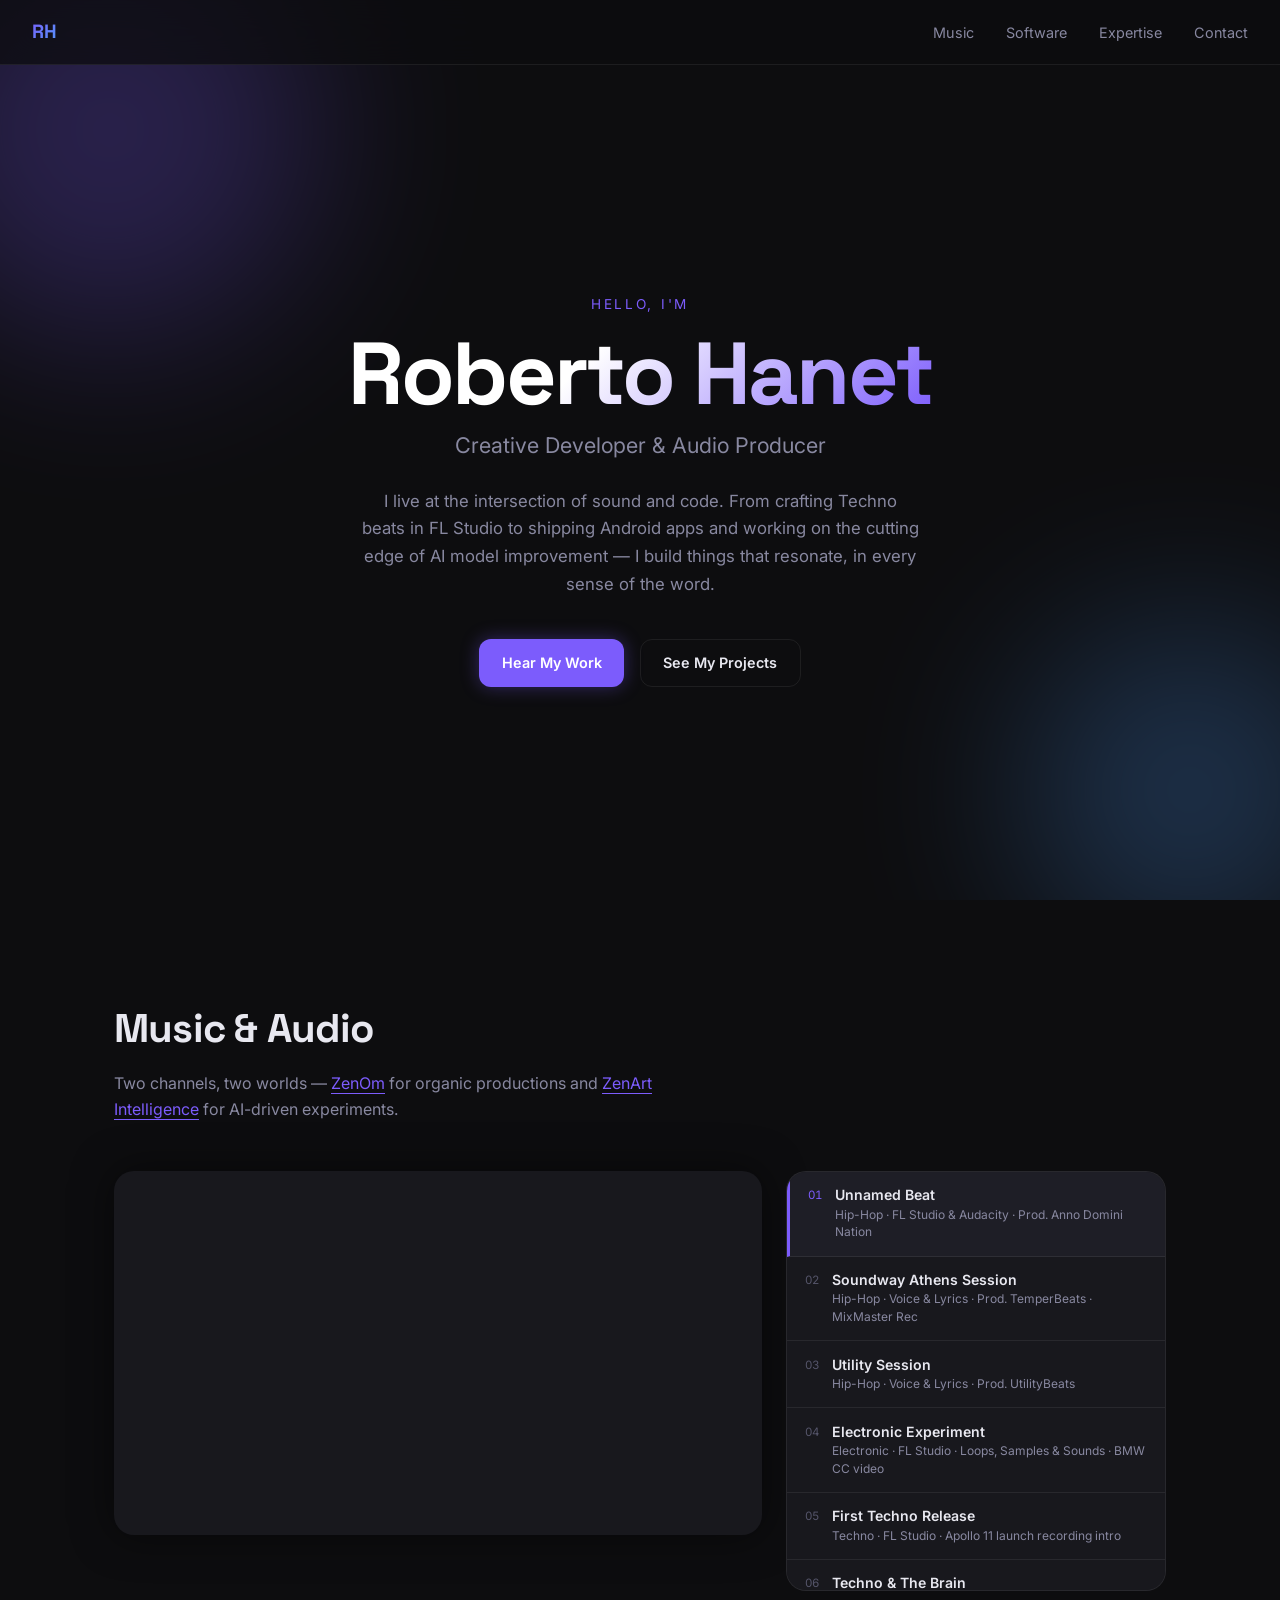
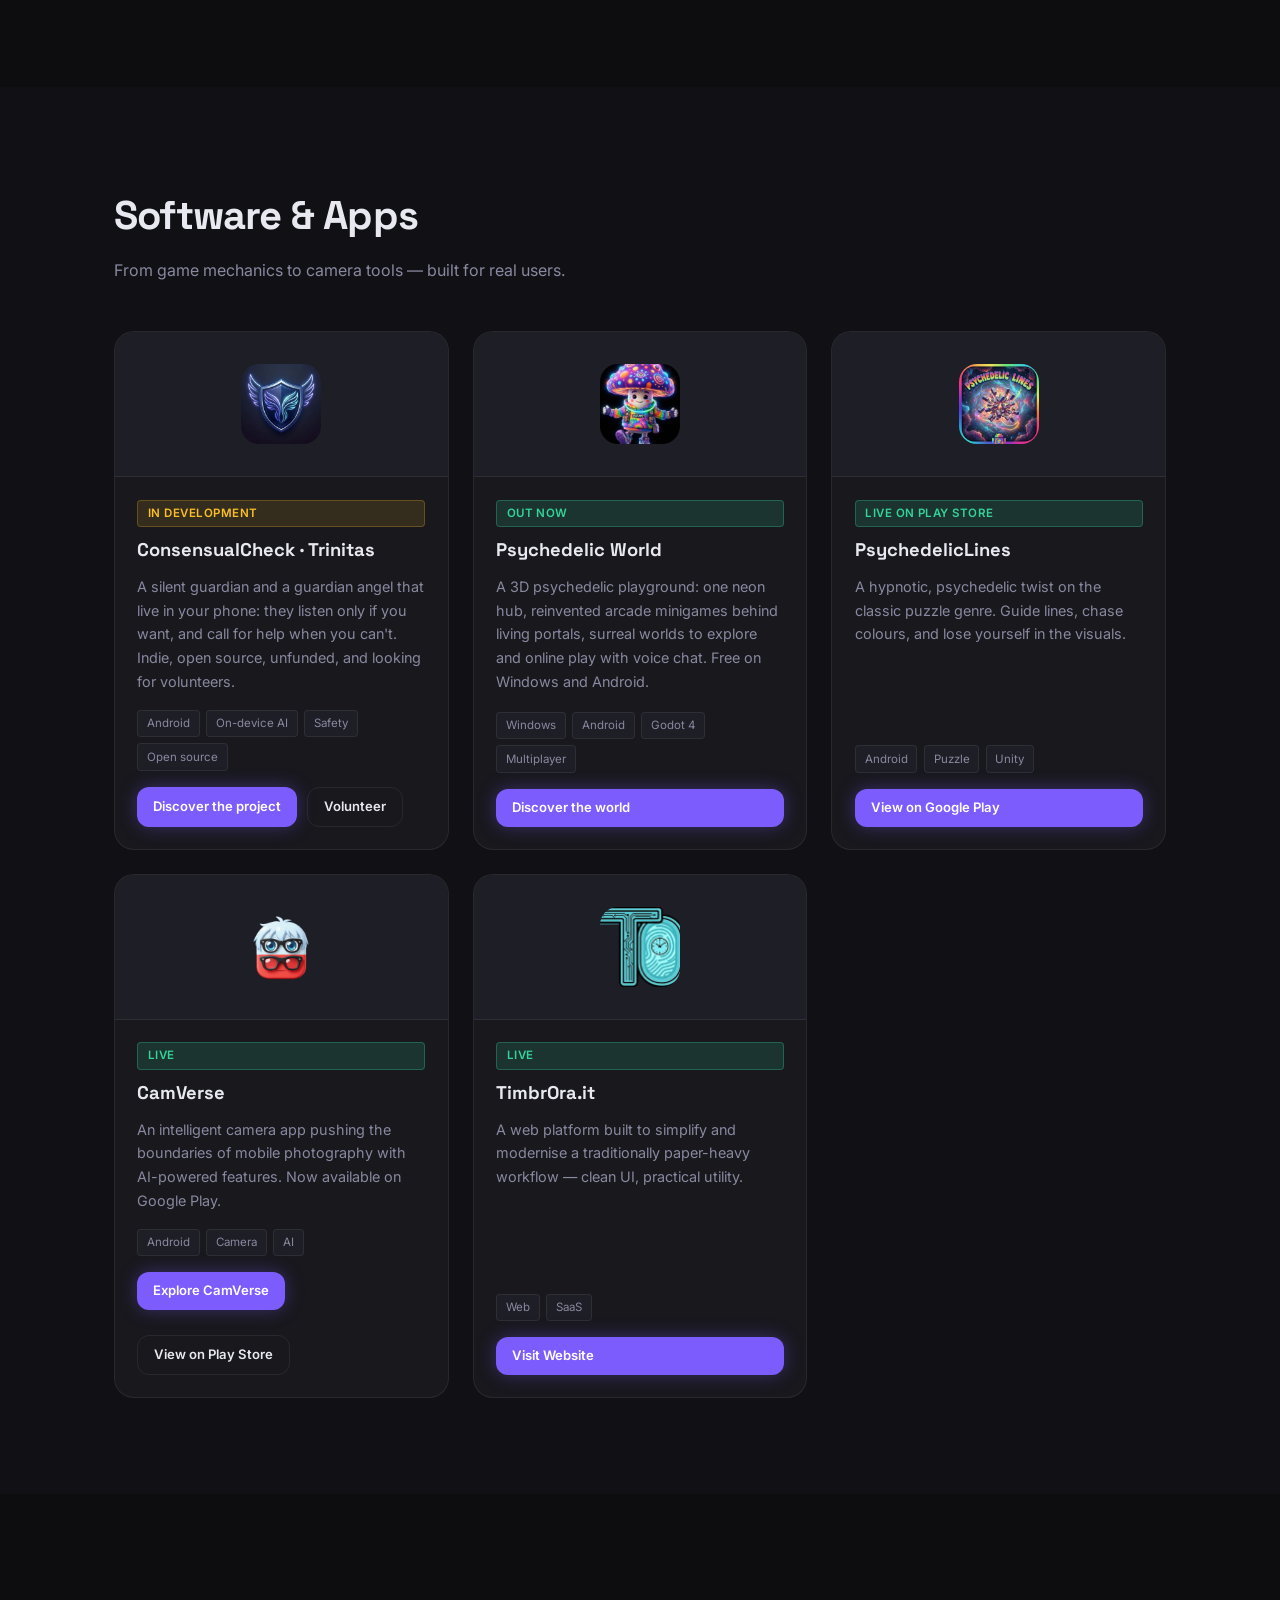
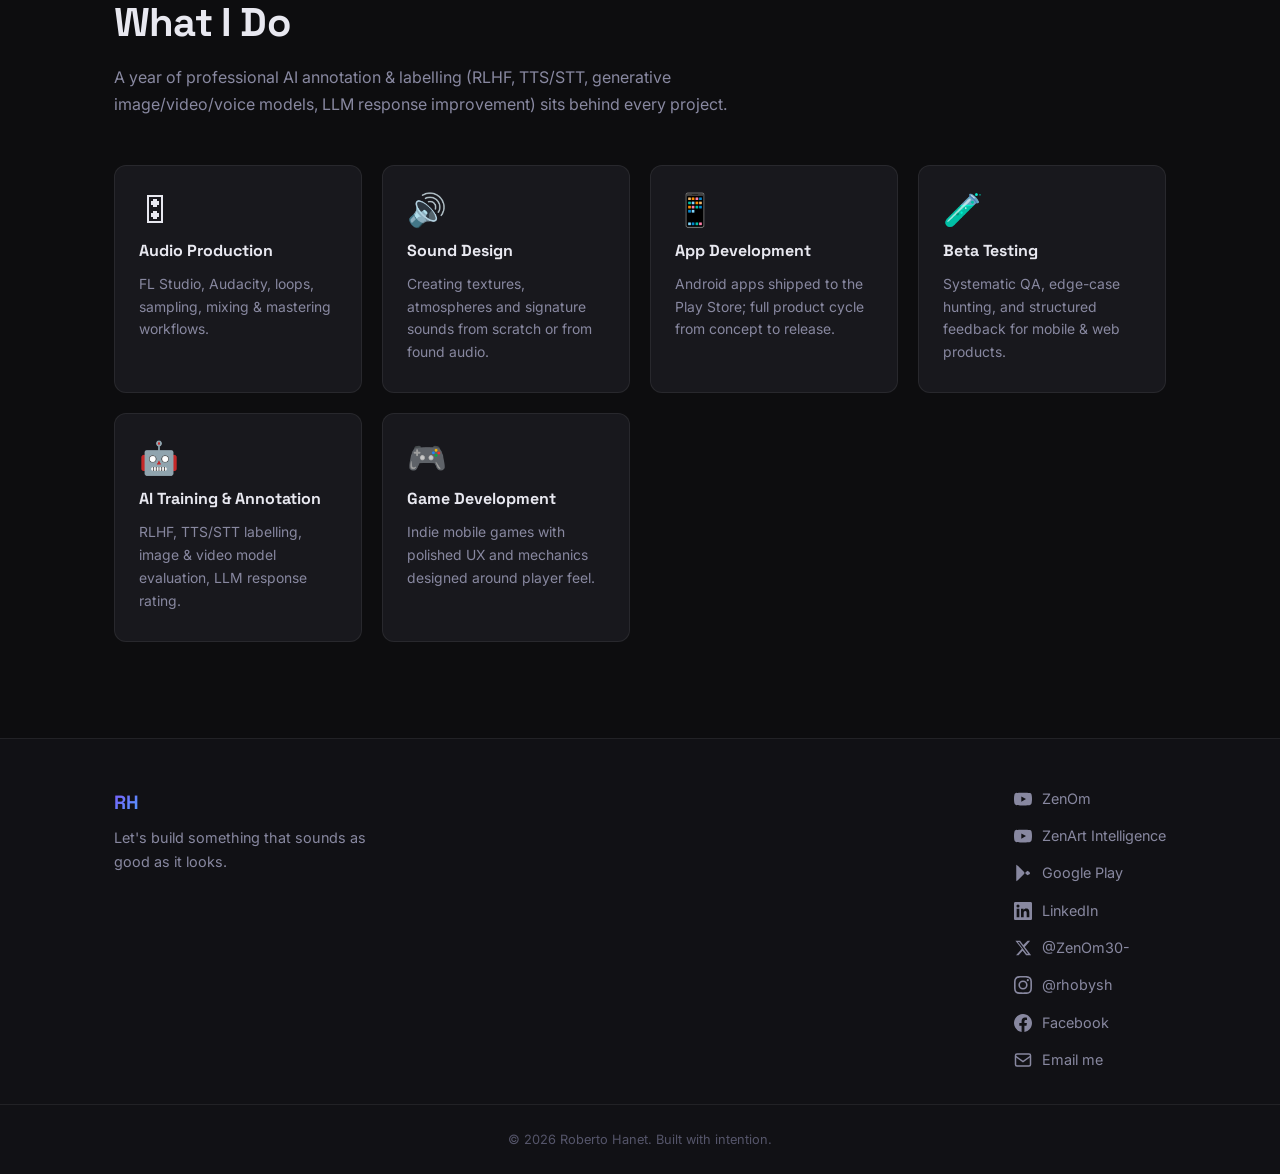
<file: index.html>
<!DOCTYPE html>
<html lang="en">
<head>
  <meta charset="UTF-8" />
  <meta name="viewport" content="width=device-width, initial-scale=1.0" />
  <title>Roberto Hanet — Creative Developer & Audio Producer</title>
  <link rel="icon" href="favicon.ico" sizes="any" />
  <link rel="icon" type="image/png" href="assets/favicon.png" />
  <link rel="apple-touch-icon" href="assets/apple-touch-icon.png" />
  <link rel="stylesheet" href="style.css" />
  <!-- Google Fonts -->
  <link rel="preconnect" href="https://fonts.googleapis.com" />
  <link rel="preconnect" href="https://fonts.gstatic.com" crossorigin />
  <link href="https://fonts.googleapis.com/css2?family=Inter:wght@300;400;600;700&family=Space+Grotesk:wght@400;600;700&display=swap" rel="stylesheet" />
</head>
<body>

  <!-- =========================================================
       HEADER / HERO
       ========================================================= -->
  <header class="hero">
    <nav class="nav">
      <span class="nav-logo">RH</span>
      <ul class="nav-links">
        <li><a href="#music">Music</a></li>
        <li><a href="#software">Software</a></li>
        <li><a href="#expertise">Expertise</a></li>
        <li><a href="#contact">Contact</a></li>
      </ul>
    </nav>

    <div class="hero-content">
      <p class="hero-eyebrow">Hello, I'm</p>
      <h1 class="hero-name">Roberto Hanet</h1>
      <h2 class="hero-title">Creative Developer &amp; Audio Producer</h2>
      <p class="hero-bio">
        I live at the intersection of sound and code. From crafting Techno beats in FL Studio
        to shipping Android apps and working on the cutting edge of AI model improvement —
        I build things that resonate, in every sense of the word.
      </p>
      <div class="hero-cta">
        <a href="#music" class="btn btn-primary">Hear My Work</a>
        <a href="#software" class="btn btn-ghost">See My Projects</a>
      </div>
    </div>

    <!-- Decorative orbs -->
    <div class="orb orb-1"></div>
    <div class="orb orb-2"></div>
  </header>


  <!-- =========================================================
       AUDIO & MUSIC SECTION
       ========================================================= -->
  <section id="music" class="section">
    <div class="container">
      <h2 class="section-title">Music &amp; Audio</h2>
      <p class="section-sub">
        Two channels, two worlds —
        <a href="https://www.youtube.com/@ZenOm.-." target="_blank" rel="noopener">ZenOm</a>
        for organic productions and
        <a href="https://www.youtube.com/@ZenArtIntelligence" target="_blank" rel="noopener">ZenArt Intelligence</a>
        for AI-driven experiments.
      </p>

      <!-- Single embedded player -->
      <div class="player-wrapper">
        <div class="player-frame">
          <iframe
            id="yt-player"
            src="https://www.youtube.com/embed/gCgtXpk1dJY?rel=0"
            title="YouTube music player"
            frameborder="0"
            allow="accelerometer; autoplay; clipboard-write; encrypted-media; gyroscope; picture-in-picture"
            allowfullscreen
          ></iframe>
        </div>

        <!-- Track playlist / navigator -->
        <div class="playlist">
          <!-- ── ADD NEW TRACKS HERE ── copy a <button> block and update data-id, title, meta -->
          <button class="track active" data-id="gCgtXpk1dJY" onclick="playTrack(this)">
            <span class="track-num">01</span>
            <div class="track-info">
              <strong>Unnamed Beat</strong>
              <span>Hip-Hop · FL Studio &amp; Audacity · Prod. Anno Domini Nation</span>
            </div>
          </button>

          <button class="track" data-id="B-e28FVKEqE" onclick="playTrack(this)">
            <span class="track-num">02</span>
            <div class="track-info">
              <strong>Soundway Athens Session</strong>
              <span>Hip-Hop · Voice &amp; Lyrics · Prod. TemperBeats · MixMaster Rec</span>
            </div>
          </button>

          <button class="track" data-id="ELRvIqxxGPc" onclick="playTrack(this)">
            <span class="track-num">03</span>
            <div class="track-info">
              <strong>Utility Session</strong>
              <span>Hip-Hop · Voice &amp; Lyrics · Prod. UtilityBeats</span>
            </div>
          </button>

          <button class="track" data-id="u00D9qx-4-Q" onclick="playTrack(this)">
            <span class="track-num">04</span>
            <div class="track-info">
              <strong>Electronic Experiment</strong>
              <span>Electronic · FL Studio · Loops, Samples &amp; Sounds · BMW CC video</span>
            </div>
          </button>

          <button class="track" data-id="BppiBGCF99c" onclick="playTrack(this)">
            <span class="track-num">05</span>
            <div class="track-info">
              <strong>First Techno Release</strong>
              <span>Techno · FL Studio · Apollo 11 launch recording intro</span>
            </div>
          </button>

          <button class="track" data-id="YFXe1ps5akA" onclick="playTrack(this)">
            <span class="track-num">06</span>
            <div class="track-info">
              <strong>Techno &amp; The Brain</strong>
              <span>Techno · AI-assisted · Lyrics based on research about Techno's effect on the human brain</span>
            </div>
          </button>

          <button class="track" data-id="aL7sn1HsxXk" onclick="playTrack(this)">
            <span class="track-num">07</span>
            <div class="track-info">
              <strong>The Illusion We Call Reality</strong>
              <span>Electronic · AI-assisted · Explores how the brain constructs our perceived reality</span>
            </div>
          </button>

          <button class="track" data-id="FkkpA2NvBFs" onclick="playTrack(this)">
            <span class="track-num">08</span>
            <div class="track-info">
              <strong>Techno Mariachi</strong>
              <span>Techno · Mariachi · AI blend · Genre-bending fusion experiment</span>
            </div>
          </button>
          <!-- ── END OF TRACKS ── -->
        </div>
      </div>
    </div>
  </section>


  <!-- =========================================================
       SOFTWARE & APPS SECTION
       ========================================================= -->
  <section id="software" class="section section-alt">
    <div class="container">
      <h2 class="section-title">Software &amp; Apps</h2>
      <p class="section-sub">From game mechanics to camera tools — built for real users.</p>

      <div class="cards-grid">

        <!-- ── ADD NEW PROJECT CARDS HERE ── copy a <article> block -->

        <!-- Card: ConsensualCheck · Trinitas -->
        <article class="card">
          <div class="card-icon">
            <img src="assets/ConsensualCheck.webp" alt="ConsensualCheck icon" />
          </div>
          <div class="card-body">
            <span class="card-badge card-badge--dev">In development</span>
            <h3>ConsensualCheck · Trinitas</h3>
            <p>
              A silent guardian and a guardian angel that live in your phone: they
              listen only if you want, and call for help when you can't. Indie,
              open source, unfunded, and looking for volunteers.
            </p>
            <div class="card-tags">
              <span>Android</span>
              <span>On-device AI</span>
              <span>Safety</span>
              <span>Open source</span>
            </div>
            <div class="card-actions">
              <a href="cc/" class="btn btn-primary btn-sm">Discover the project</a>
              <a href="cc/#join" class="btn btn-ghost btn-sm">Volunteer</a>
            </div>
          </div>
        </article>

        <!-- Card: PsychedelicWorld -->
        <article class="card">
          <div class="card-icon">
            <img src="assets/PsychedelicWorld.webp" alt="Psychedelic World icon" />
          </div>
          <div class="card-body">
            <span class="card-badge card-badge--live">Out now</span>
            <h3>Psychedelic World</h3>
            <p>
              A 3D psychedelic playground: one neon hub, reinvented arcade minigames
              behind living portals, surreal worlds to explore and online play with
              voice chat. Free on Windows and Android.
            </p>
            <div class="card-tags">
              <span>Windows</span>
              <span>Android</span>
              <span>Godot 4</span>
              <span>Multiplayer</span>
            </div>
            <a href="psychedelicworld/" class="btn btn-primary btn-sm">Discover the world</a>
          </div>
        </article>

        <!-- Card: PsychedelicLines -->
        <article class="card">
          <div class="card-icon">
            <img src="assets/PsychedelicLines.jpg" alt="PsychedelicLines icon" />
          </div>
          <div class="card-body">
            <span class="card-badge card-badge--live">Live on Play Store</span>
            <h3>PsychedelicLines</h3>
            <p>
              A hypnotic, psychedelic twist on the classic puzzle genre.
              Guide lines, chase colours, and lose yourself in the visuals.
            </p>
            <div class="card-tags">
              <span>Android</span>
              <span>Puzzle</span>
              <span>Unity</span>
            </div>
            <a
              href="https://play.google.com/store/apps/details?id=com.psychedelic_tetris.app&pcampaignid=web_share"
              target="_blank"
              rel="noopener"
              class="btn btn-primary btn-sm"
            >View on Google Play</a>
          </div>
        </article>

        <!-- Card: CamVerse -->
        <article class="card">
          <div class="card-icon">
            <img src="assets/CamVerse.webp" alt="CamVerse icon" />
          </div>
          <div class="card-body">
            <span class="card-badge card-badge--live">Live</span>
            <h3>CamVerse</h3>
            <p>
              An intelligent camera app pushing the boundaries of mobile photography
              with AI-powered features. Now available on Google Play.
            </p>
            <div class="card-tags">
              <span>Android</span>
              <span>Camera</span>
              <span>AI</span>
            </div>
            <div class="card-actions">
              <a href="camverse/" class="btn btn-primary btn-sm">Explore CamVerse</a>
              <a href="https://play.google.com/store/apps/details?id=com.zenom.camverse" target="_blank" rel="noopener noreferrer" class="btn btn-ghost btn-sm">View on Play Store</a>
            </div>
          </div>
        </article>

        <!-- Card: TimbrOra -->
        <article class="card">
          <div class="card-icon">
            <img src="assets/TimbrOra.png" alt="TimbrOra icon" />
          </div>
          <div class="card-body">
            <span class="card-badge card-badge--live">Live</span>
            <h3>TimbrOra.it</h3>
            <p>
              A web platform built to simplify and modernise a traditionally
              paper-heavy workflow — clean UI, practical utility.
            </p>
            <div class="card-tags">
              <span>Web</span>
              <span>SaaS</span>
            </div>
            <a
              href="https://timbrora.it"
              target="_blank"
              rel="noopener"
              class="btn btn-primary btn-sm"
            >Visit Website</a>
          </div>
        </article>

        <!-- ── END OF PROJECT CARDS ── -->

      </div>
    </div>
  </section>


  <!-- =========================================================
       EXPERTISE GRID
       ========================================================= -->
  <section id="expertise" class="section">
    <div class="container">
      <h2 class="section-title">What I Do</h2>
      <p class="section-sub">
        A year of professional AI annotation &amp; labelling (RLHF, TTS/STT, generative image/video/voice models, LLM response improvement) sits
        behind every project.
      </p>

      <div class="expertise-grid">

        <!-- ── ADD NEW EXPERTISE ITEMS HERE ── -->

        <div class="expertise-item">
          <div class="expertise-icon">🎛</div>
          <h3>Audio Production</h3>
          <p>FL Studio, Audacity, loops, sampling, mixing &amp; mastering workflows.</p>
        </div>

        <div class="expertise-item">
          <div class="expertise-icon">🔊</div>
          <h3>Sound Design</h3>
          <p>Creating textures, atmospheres and signature sounds from scratch or from found audio.</p>
        </div>

        <div class="expertise-item">
          <div class="expertise-icon">📱</div>
          <h3>App Development</h3>
          <p>Android apps shipped to the Play Store; full product cycle from concept to release.</p>
        </div>

        <div class="expertise-item">
          <div class="expertise-icon">🧪</div>
          <h3>Beta Testing</h3>
          <p>Systematic QA, edge-case hunting, and structured feedback for mobile &amp; web products.</p>
        </div>

        <div class="expertise-item">
          <div class="expertise-icon">🤖</div>
          <h3>AI Training &amp; Annotation</h3>
          <p>RLHF, TTS/STT labelling, image &amp; video model evaluation, LLM response rating.</p>
        </div>

        <div class="expertise-item">
          <div class="expertise-icon">🎮</div>
          <h3>Game Development</h3>
          <p>Indie mobile games with polished UX and mechanics designed around player feel.</p>
        </div>

        <!-- ── END OF EXPERTISE ITEMS ── -->

      </div>
    </div>
  </section>


  <!-- =========================================================
       CONTACT / FOOTER
       ========================================================= -->
  <footer id="contact" class="footer">
    <div class="container footer-inner">
      <div class="footer-left">
        <span class="nav-logo">RH</span>
        <p>Let's build something that sounds as good as it looks.</p>
      </div>

      <div class="footer-links">
        <!-- ── ADD / UPDATE SOCIAL LINKS HERE ── -->
        <a href="https://www.youtube.com/@ZenOm.-." target="_blank" rel="noopener" aria-label="YouTube ZenOm">
          <svg viewBox="0 0 24 24" fill="currentColor"><path d="M23.5 6.2a3 3 0 0 0-2.1-2.1C19.5 3.5 12 3.5 12 3.5s-7.5 0-9.4.6A3 3 0 0 0 .5 6.2 31.4 31.4 0 0 0 0 12a31.4 31.4 0 0 0 .5 5.8 3 3 0 0 0 2.1 2.1c1.9.6 9.4.6 9.4.6s7.5 0 9.4-.6a3 3 0 0 0 2.1-2.1A31.4 31.4 0 0 0 24 12a31.4 31.4 0 0 0-.5-5.8zM9.75 15.5v-7l6.25 3.5-6.25 3.5z"/></svg>
          ZenOm
        </a>
        <a href="https://www.youtube.com/@ZenArtIntelligence" target="_blank" rel="noopener" aria-label="YouTube ZenArtIntelligence">
          <svg viewBox="0 0 24 24" fill="currentColor"><path d="M23.5 6.2a3 3 0 0 0-2.1-2.1C19.5 3.5 12 3.5 12 3.5s-7.5 0-9.4.6A3 3 0 0 0 .5 6.2 31.4 31.4 0 0 0 0 12a31.4 31.4 0 0 0 .5 5.8 3 3 0 0 0 2.1 2.1c1.9.6 9.4.6 9.4.6s7.5 0 9.4-.6a3 3 0 0 0 2.1-2.1A31.4 31.4 0 0 0 24 12a31.4 31.4 0 0 0-.5-5.8zM9.75 15.5v-7l6.25 3.5-6.25 3.5z"/></svg>
          ZenArt Intelligence
        </a>
        <a href="https://play.google.com/store/apps/developer?id=ZenOm" target="_blank" rel="noopener" aria-label="Google Play Developer Profile">
          <svg viewBox="0 0 24 24" fill="currentColor"><path d="M3.6 1.1 13.8 12 3.6 22.9A2 2 0 0 1 3 22V2a2 2 0 0 1 .6-.9zm17 9.4-2.8-1.6-3.1 3.1 3.1 3.1 2.8-1.6a1.5 1.5 0 0 0 0-2.6v-.4zM5.1 2.2l9 9-2.8 2.8-6.2-3.5V4.9l.1-.1zM5.1 21.8v-8.3l6.2-3.5 2.8 2.8-9 9z"/></svg>
          Google Play
        </a>
        <a href="https://www.linkedin.com/in/roberto-hanet/" target="_blank" rel="noopener" aria-label="LinkedIn">
          <svg viewBox="0 0 24 24" fill="currentColor"><path d="M20.447 20.452h-3.554v-5.569c0-1.328-.027-3.037-1.852-3.037-1.853 0-2.136 1.445-2.136 2.939v5.667H9.351V9h3.414v1.561h.046c.477-.9 1.637-1.85 3.37-1.85 3.601 0 4.267 2.37 4.267 5.455v6.286zM5.337 7.433a2.062 2.062 0 0 1-2.063-2.065 2.064 2.064 0 1 1 2.063 2.065zm1.782 13.019H3.555V9h3.564v11.452zM22.225 0H1.771C.792 0 0 .774 0 1.729v20.542C0 23.227.792 24 1.771 24h20.451C23.2 24 24 23.227 24 22.271V1.729C24 .774 23.2 0 22.222 0h.003z"/></svg>
          LinkedIn
        </a>
        <a href="https://x.com/ZenOm30-" target="_blank" rel="noopener" aria-label="X / Twitter">
          <svg viewBox="0 0 24 24" fill="currentColor"><path d="M18.244 2.25h3.308l-7.227 8.26 8.502 11.24H16.17l-4.714-6.231-5.401 6.231H2.742l7.727-8.826L1.875 2.25H8.08l4.273 5.65L18.244 2.25zm-1.161 17.52h1.833L7.084 4.126H5.117z"/></svg>
          @ZenOm30-
        </a>
        <a href="https://www.instagram.com/rhobysh" target="_blank" rel="noopener" aria-label="Instagram">
          <svg viewBox="0 0 24 24" fill="currentColor"><path d="M12 2.163c3.204 0 3.584.012 4.85.07 3.252.148 4.771 1.691 4.919 4.919.058 1.265.069 1.645.069 4.849 0 3.205-.012 3.584-.069 4.849-.149 3.225-1.664 4.771-4.919 4.919-1.266.058-1.644.07-4.85.07-3.204 0-3.584-.012-4.849-.07-3.26-.149-4.771-1.699-4.919-4.92-.058-1.265-.07-1.644-.07-4.849 0-3.204.013-3.583.07-4.849.149-3.227 1.664-4.771 4.919-4.919 1.266-.057 1.645-.069 4.849-.069zM12 0C8.741 0 8.333.014 7.053.072 2.695.272.273 2.69.073 7.052.014 8.333 0 8.741 0 12c0 3.259.014 3.668.072 4.948.2 4.358 2.618 6.78 6.98 6.98C8.333 23.986 8.741 24 12 24c3.259 0 3.668-.014 4.948-.072 4.354-.2 6.782-2.618 6.979-6.98.059-1.28.073-1.689.073-4.948 0-3.259-.014-3.667-.072-4.947-.196-4.354-2.617-6.78-6.979-6.98C15.668.014 15.259 0 12 0zm0 5.838a6.162 6.162 0 1 0 0 12.324 6.162 6.162 0 0 0 0-12.324zM12 16a4 4 0 1 1 0-8 4 4 0 0 1 0 8zm6.406-11.845a1.44 1.44 0 1 0 0 2.881 1.44 1.44 0 0 0 0-2.881z"/></svg>
          @rhobysh
        </a>
        <a href="https://www.facebook.com/RobyZenOmXxL/" target="_blank" rel="noopener" aria-label="Facebook">
          <svg viewBox="0 0 24 24" fill="currentColor"><path d="M24 12.073C24 5.405 18.627 0 12 0S0 5.405 0 12.073C0 18.1 4.388 23.094 10.125 24v-8.437H7.078v-3.49h3.047V9.41c0-3.025 1.792-4.697 4.533-4.697 1.312 0 2.686.236 2.686.236v2.97h-1.513c-1.491 0-1.956.93-1.956 1.886v2.268h3.328l-.532 3.49h-2.796V24C19.612 23.094 24 18.1 24 12.073z"/></svg>
          Facebook
        </a>
        <a href="https://mail.google.com/mail/?view=cm&to=hanetroberto@gmail.com" target="_blank" rel="noopener" aria-label="Email">
          <svg viewBox="0 0 24 24" fill="none" stroke="currentColor" stroke-width="2"><rect x="2" y="4" width="20" height="16" rx="2"/><path d="m2 7 10 7 10-7"/></svg>
          Email me
        </a>
        <!-- ── END OF SOCIAL LINKS ── -->
      </div>
    </div>
    <p class="footer-copy">&copy; <span id="year"></span> Roberto Hanet. Built with intention.</p>
  </footer>


  <!-- =========================================================
       JAVASCRIPT
       ========================================================= -->
  <script>
    // Auto-update copyright year
    document.getElementById('year').textContent = new Date().getFullYear();

    // YouTube player switcher
    function playTrack(btn) {
      const id = btn.dataset.id;
      document.getElementById('yt-player').src =
        'https://www.youtube.com/embed/' + id + '?autoplay=1&rel=0';

      // Update active state
      document.querySelectorAll('.track').forEach(t => t.classList.remove('active'));
      btn.classList.add('active');
    }

    // Smooth scroll offset for fixed nav
    document.querySelectorAll('a[href^="#"]').forEach(anchor => {
      anchor.addEventListener('click', function (e) {
        e.preventDefault();
        const target = document.querySelector(this.getAttribute('href'));
        if (target) {
          target.scrollIntoView({ behavior: 'smooth', block: 'start' });
        }
      });
    });
  </script>

</body>
</html>
</file>
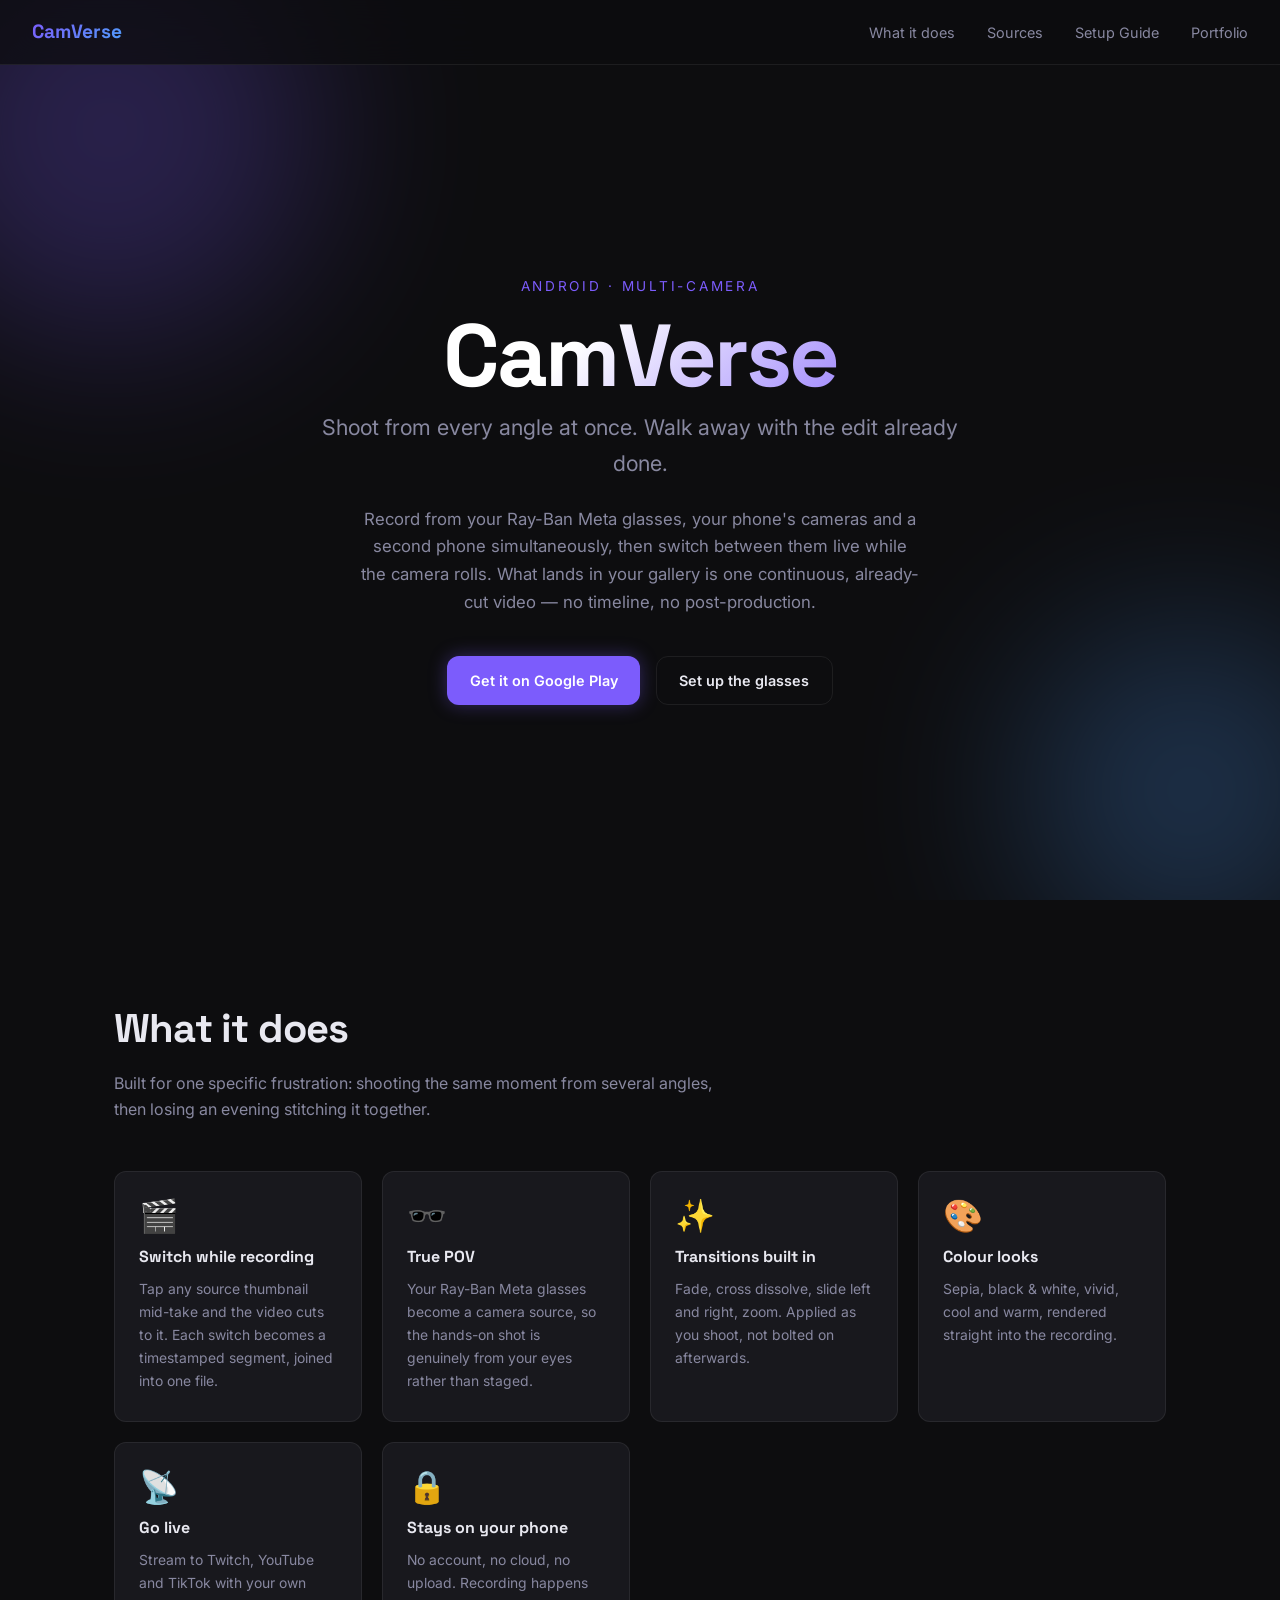
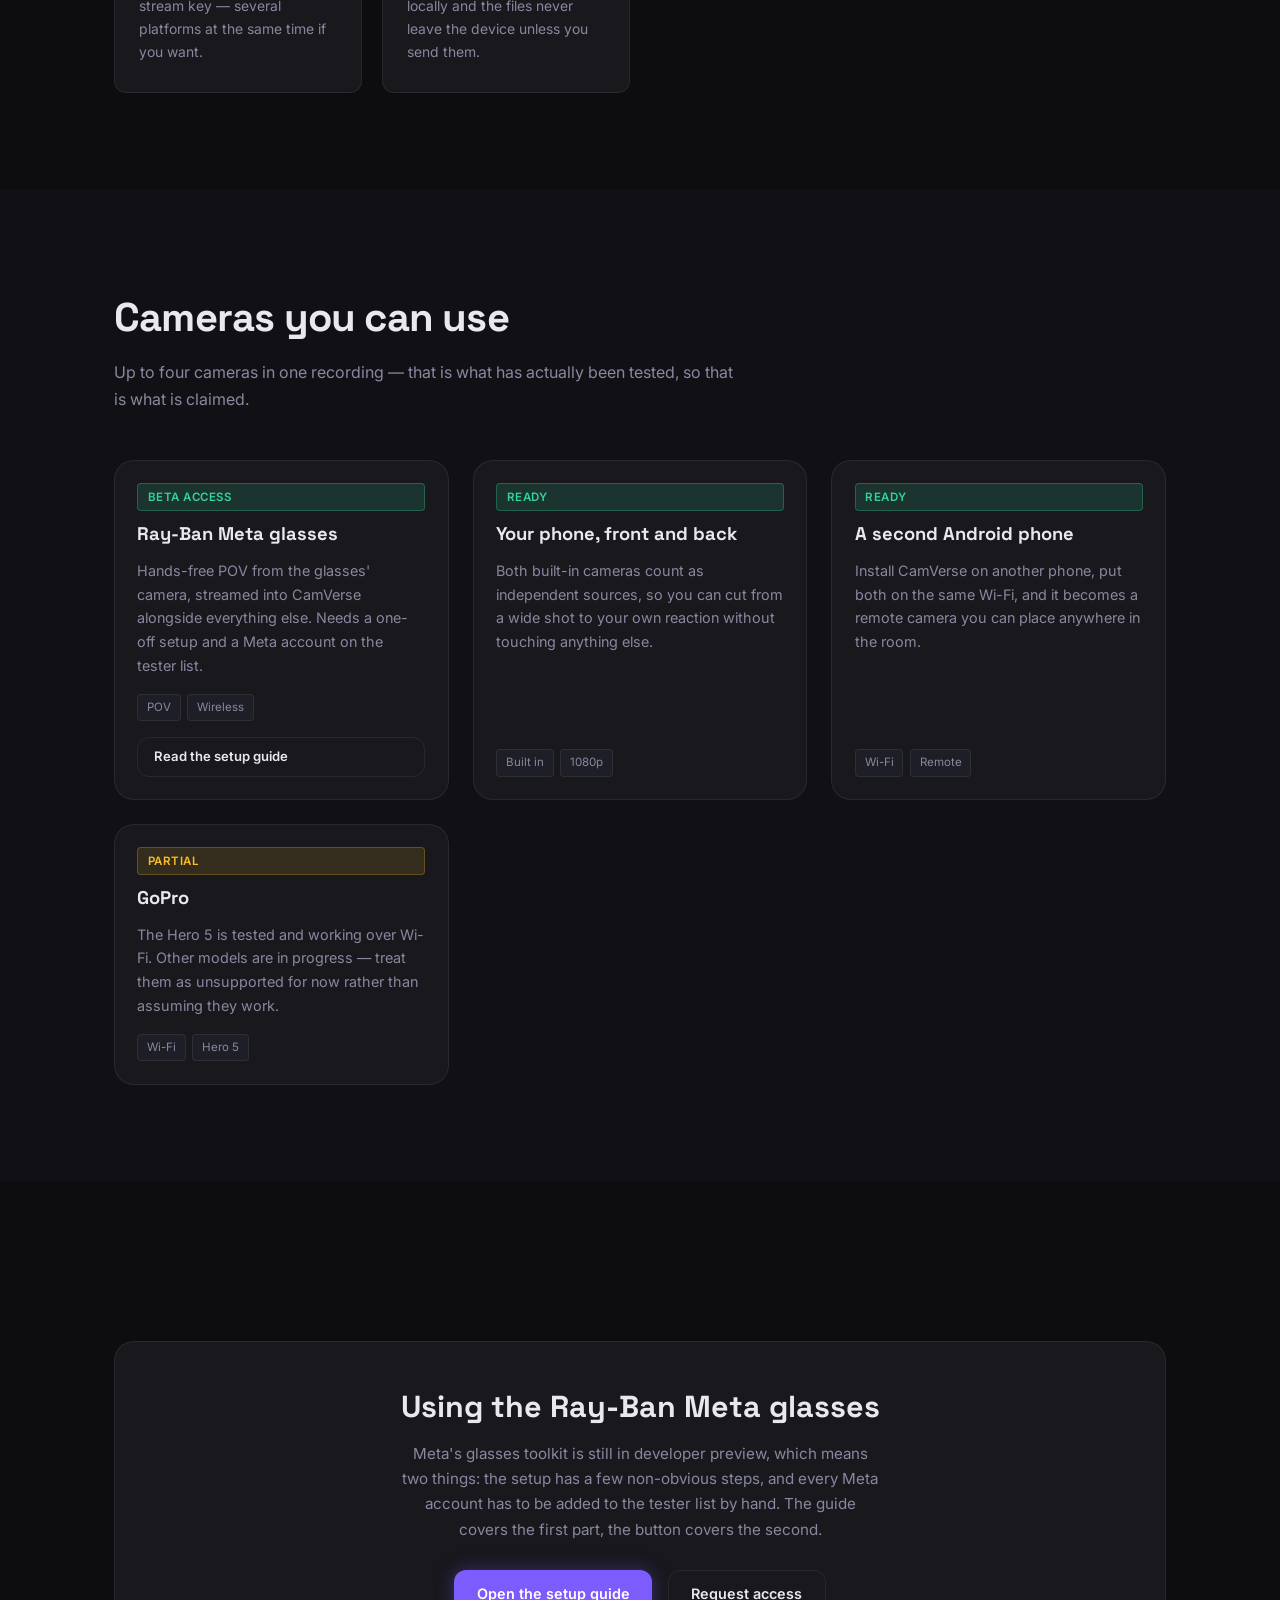
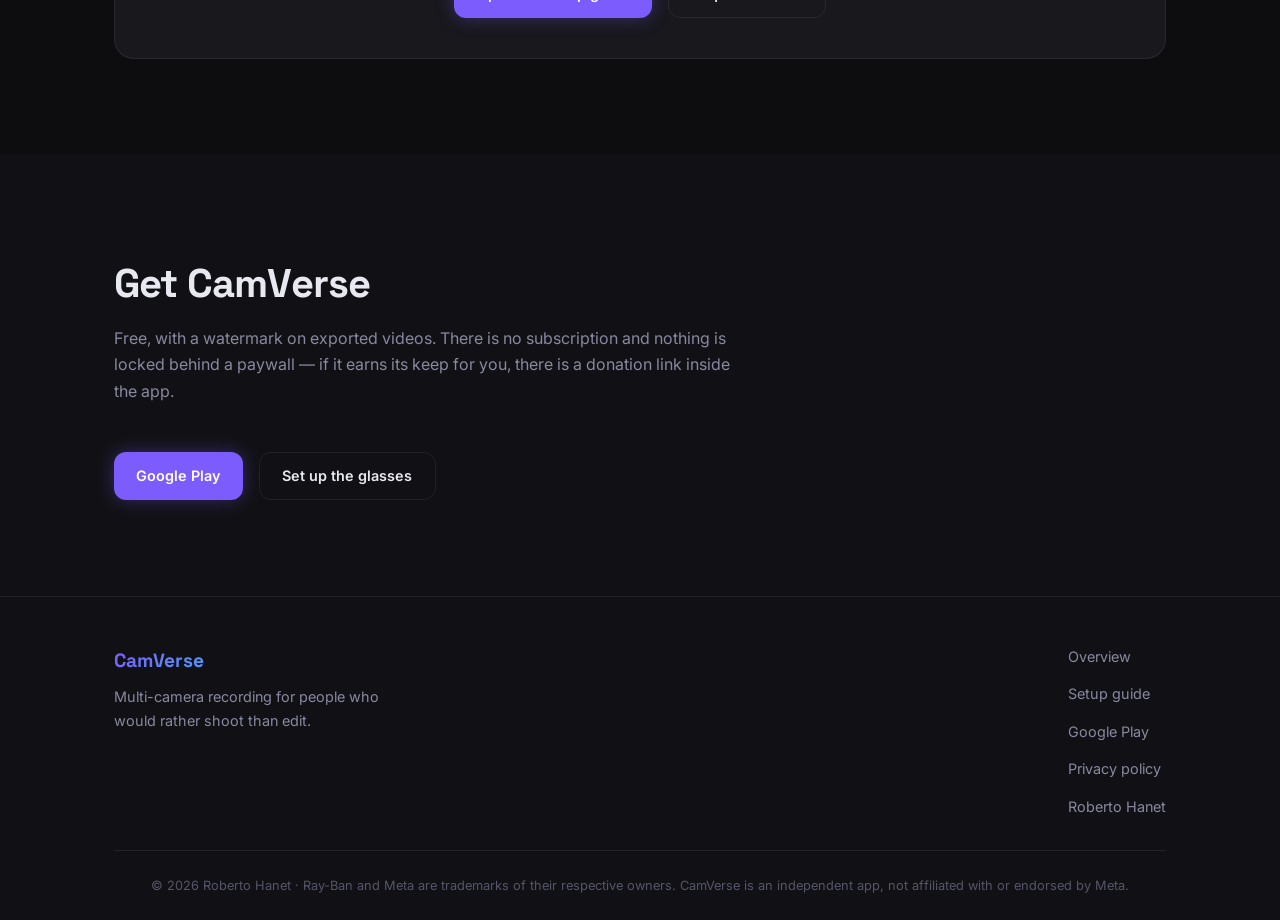
<file: camverse/index.html>
<!DOCTYPE html>
<html lang="en">
<head>
  <meta charset="UTF-8" />
  <meta name="viewport" content="width=device-width, initial-scale=1.0" />
  <title>CamVerse — Multi-Camera Recording for Android</title>
  <meta name="description" content="CamVerse records from your Ray-Ban Meta glasses, your phone and a second phone at once, switching live so the video comes out already edited." />
  <link rel="stylesheet" href="../style.css" />
  <link rel="stylesheet" href="camverse.css" />
  <link rel="preconnect" href="https://fonts.googleapis.com" />
  <link rel="preconnect" href="https://fonts.gstatic.com" crossorigin />
  <link href="https://fonts.googleapis.com/css2?family=Inter:wght@300;400;600;700&family=Space+Grotesk:wght@400;600;700&display=swap" rel="stylesheet" />
</head>
<body>

  <!-- =========================================================
       HERO
       ========================================================= -->
  <header class="hero">
    <nav class="nav">
      <a href="index.html"><span class="nav-logo">CamVerse</span></a>
      <ul class="nav-links">
        <li><a href="#what">What it does</a></li>
        <li><a href="#sources">Sources</a></li>
        <li><a href="glasses.html">Setup Guide</a></li>
        <li><a href="../">Portfolio</a></li>
      </ul>
    </nav>

    <div class="hero-content">
      <p class="hero-eyebrow">Android · Multi-camera</p>
      <h1 class="hero-name">CamVerse</h1>
      <h2 class="hero-title">Shoot from every angle at once. Walk away with the edit already done.</h2>
      <p class="hero-bio">
        Record from your Ray-Ban Meta glasses, your phone's cameras and a second phone
        simultaneously, then switch between them live while the camera rolls. What lands in your
        gallery is one continuous, already-cut video — no timeline, no post-production.
      </p>
      <div class="hero-cta">
        <a href="https://play.google.com/store/apps/details?id=com.zenom.camverse" target="_blank" rel="noopener" class="btn btn-primary">Get it on Google Play</a>
        <a href="glasses.html" class="btn btn-ghost">Set up the glasses</a>
      </div>
    </div>

    <div class="orb orb-1"></div>
    <div class="orb orb-2"></div>
  </header>

  <!-- =========================================================
       WHAT IT DOES
       ========================================================= -->
  <section id="what" class="section">
    <div class="container">
      <h2 class="section-title">What it does</h2>
      <p class="section-sub">
        Built for one specific frustration: shooting the same moment from several angles, then
        losing an evening stitching it together.
      </p>

      <div class="feature-grid">
        <div class="expertise-item">
          <div class="expertise-icon">🎬</div>
          <h3>Switch while recording</h3>
          <p>Tap any source thumbnail mid-take and the video cuts to it. Each switch becomes a timestamped segment, joined into one file.</p>
        </div>
        <div class="expertise-item">
          <div class="expertise-icon">🕶️</div>
          <h3>True POV</h3>
          <p>Your Ray-Ban Meta glasses become a camera source, so the hands-on shot is genuinely from your eyes rather than staged.</p>
        </div>
        <div class="expertise-item">
          <div class="expertise-icon">✨</div>
          <h3>Transitions built in</h3>
          <p>Fade, cross dissolve, slide left and right, zoom. Applied as you shoot, not bolted on afterwards.</p>
        </div>
        <div class="expertise-item">
          <div class="expertise-icon">🎨</div>
          <h3>Colour looks</h3>
          <p>Sepia, black &amp; white, vivid, cool and warm, rendered straight into the recording.</p>
        </div>
        <div class="expertise-item">
          <div class="expertise-icon">📡</div>
          <h3>Go live</h3>
          <p>Stream to Twitch, YouTube and TikTok with your own stream key — several platforms at the same time if you want.</p>
        </div>
        <div class="expertise-item">
          <div class="expertise-icon">🔒</div>
          <h3>Stays on your phone</h3>
          <p>No account, no cloud, no upload. Recording happens locally and the files never leave the device unless you send them.</p>
        </div>
      </div>
    </div>
  </section>

  <!-- =========================================================
       SOURCES
       ========================================================= -->
  <section id="sources" class="section section-alt">
    <div class="container">
      <h2 class="section-title">Cameras you can use</h2>
      <p class="section-sub">
        Up to four cameras in one recording — that is what has actually been tested, so that is
        what is claimed.
      </p>

      <div class="cards-grid">

        <article class="card">
          <div class="card-body">
            <span class="card-badge card-badge--live">Beta access</span>
            <h3>Ray-Ban Meta glasses</h3>
            <p>
              Hands-free POV from the glasses' camera, streamed into CamVerse alongside everything
              else. Needs a one-off setup and a Meta account on the tester list.
            </p>
            <div class="card-tags"><span>POV</span><span>Wireless</span></div>
            <a href="glasses.html" class="btn btn-ghost btn-sm">Read the setup guide</a>
          </div>
        </article>

        <article class="card">
          <div class="card-body">
            <span class="card-badge card-badge--live">Ready</span>
            <h3>Your phone, front and back</h3>
            <p>
              Both built-in cameras count as independent sources, so you can cut from a wide shot
              to your own reaction without touching anything else.
            </p>
            <div class="card-tags"><span>Built in</span><span>1080p</span></div>
          </div>
        </article>

        <article class="card">
          <div class="card-body">
            <span class="card-badge card-badge--live">Ready</span>
            <h3>A second Android phone</h3>
            <p>
              Install CamVerse on another phone, put both on the same Wi-Fi, and it becomes a
              remote camera you can place anywhere in the room.
            </p>
            <div class="card-tags"><span>Wi-Fi</span><span>Remote</span></div>
          </div>
        </article>

        <article class="card">
          <div class="card-body">
            <span class="card-badge card-badge--dev">Partial</span>
            <h3>GoPro</h3>
            <p>
              The Hero 5 is tested and working over Wi-Fi. Other models are in progress — treat
              them as unsupported for now rather than assuming they work.
            </p>
            <div class="card-tags"><span>Wi-Fi</span><span>Hero 5</span></div>
          </div>
        </article>

      </div>
    </div>
  </section>

  <!-- =========================================================
       GLASSES CTA
       ========================================================= -->
  <section class="section">
    <div class="container">
      <div class="cta-band">
        <h2>Using the Ray-Ban Meta glasses</h2>
        <p>
          Meta's glasses toolkit is still in developer preview, which means two things: the setup
          has a few non-obvious steps, and every Meta account has to be added to the tester list by
          hand. The guide covers the first part, the button covers the second.
        </p>
        <div class="hero-cta">
          <a href="glasses.html" class="btn btn-primary">Open the setup guide</a>
          <!-- Access request form -->
          <a href="https://docs.google.com/forms/d/e/1FAIpQLSdb17E0DVoMO4E3pOJb0JoAPdAHumBb5ReT_EbNHSe_b5tEgg/viewform" target="_blank" rel="noopener" class="btn btn-ghost">Request access</a>
        </div>
      </div>
    </div>
  </section>

  <!-- =========================================================
       GET IT
       ========================================================= -->
  <section class="section section-alt">
    <div class="container">
      <h2 class="section-title">Get CamVerse</h2>
      <p class="section-sub">
        Free, with a watermark on exported videos. There is no subscription and nothing is locked
        behind a paywall — if it earns its keep for you, there is a donation link inside the app.
      </p>
      <div class="hero-cta" style="justify-content:flex-start;">
        <a href="https://play.google.com/store/apps/details?id=com.zenom.camverse" target="_blank" rel="noopener" class="btn btn-primary">Google Play</a>
        <a href="glasses.html" class="btn btn-ghost">Set up the glasses</a>
      </div>
    </div>
  </section>

  <!-- =========================================================
       FOOTER
       ========================================================= -->
  <footer class="footer">
    <div class="container">
      <div class="footer-inner">
        <div class="footer-left">
          <span class="nav-logo">CamVerse</span>
          <p>Multi-camera recording for people who would rather shoot than edit.</p>
        </div>
        <div class="footer-links">
          <a href="index.html">Overview</a>
          <a href="glasses.html">Setup guide</a>
          <a href="https://play.google.com/store/apps/details?id=com.zenom.camverse" target="_blank" rel="noopener">Google Play</a>
          <a href="https://hanetroberto-code.github.io/camverse-privacy/" target="_blank" rel="noopener">Privacy policy</a>
          <a href="../">Roberto Hanet</a>
        </div>
      </div>
      <p class="footer-copy">© 2026 Roberto Hanet · Ray-Ban and Meta are trademarks of their respective owners. CamVerse is an independent app, not affiliated with or endorsed by Meta.</p>
    </div>
  </footer>

</body>
</html>
</file>
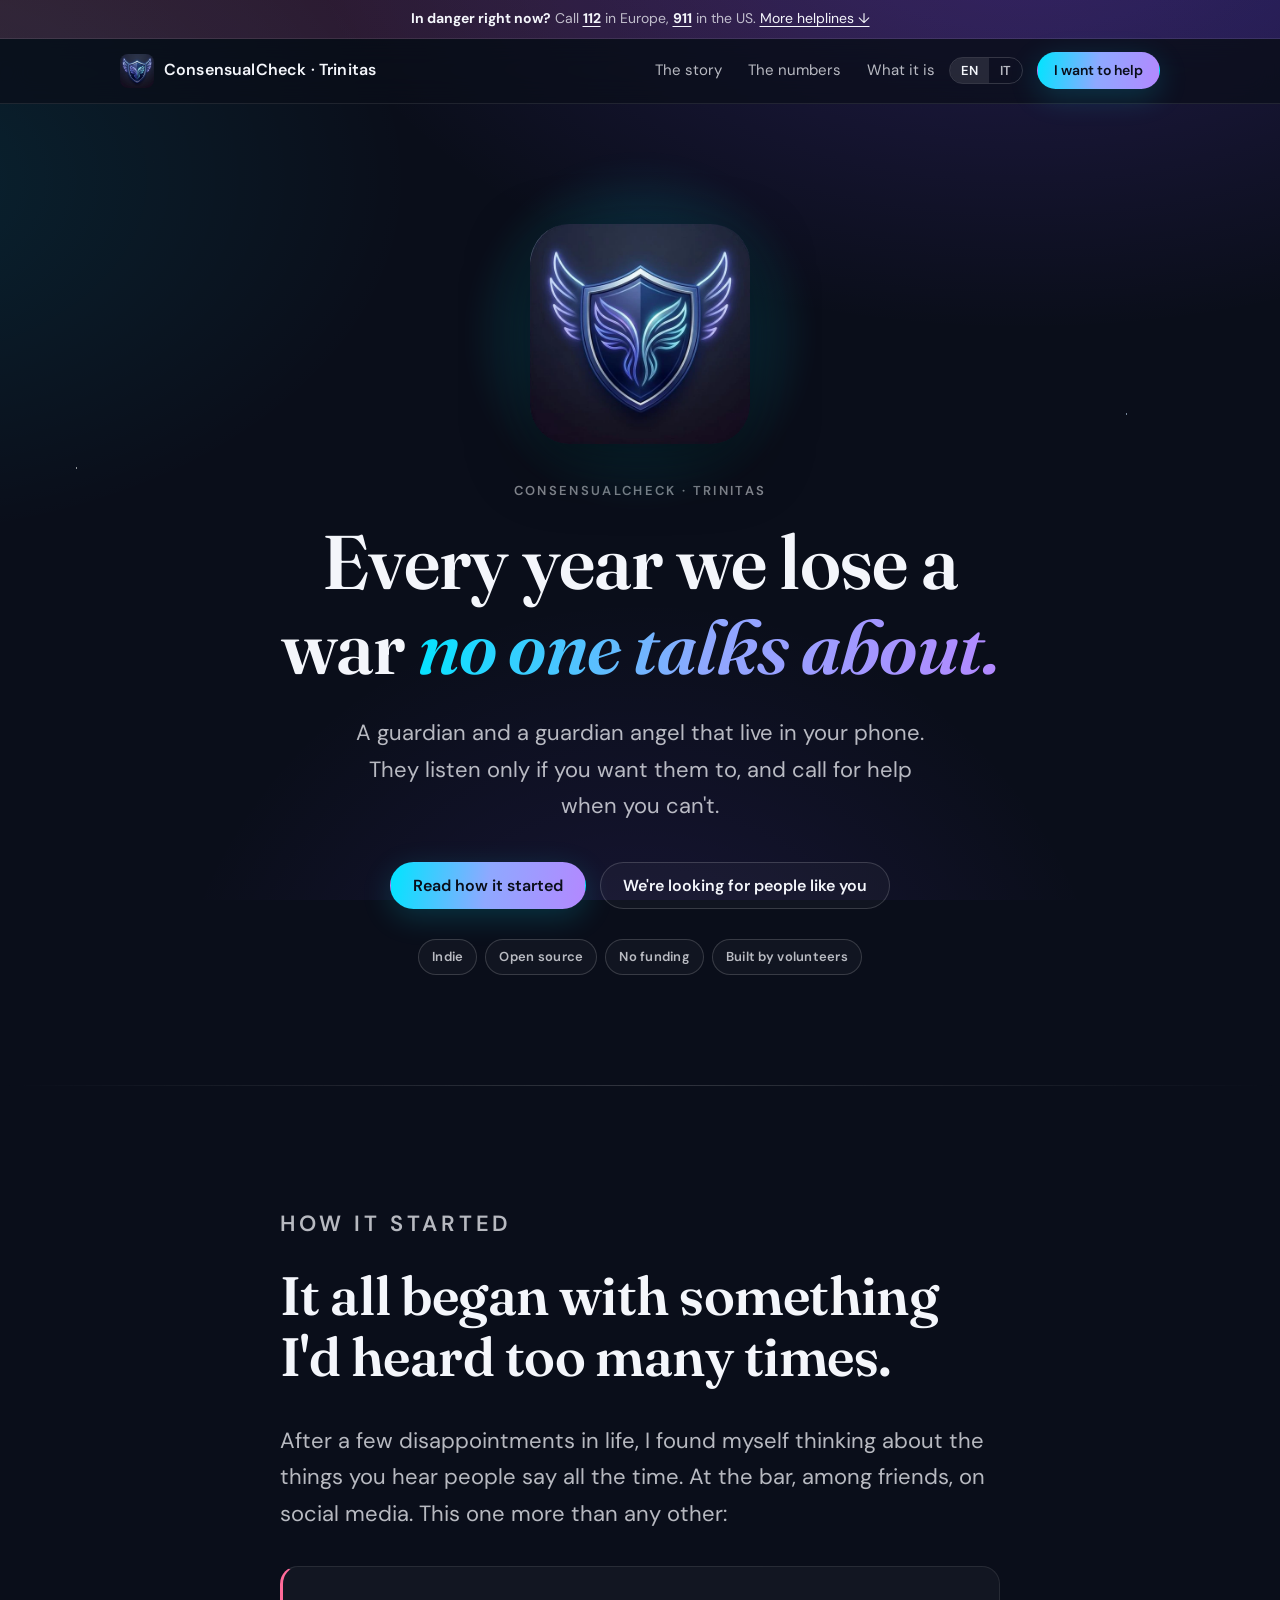
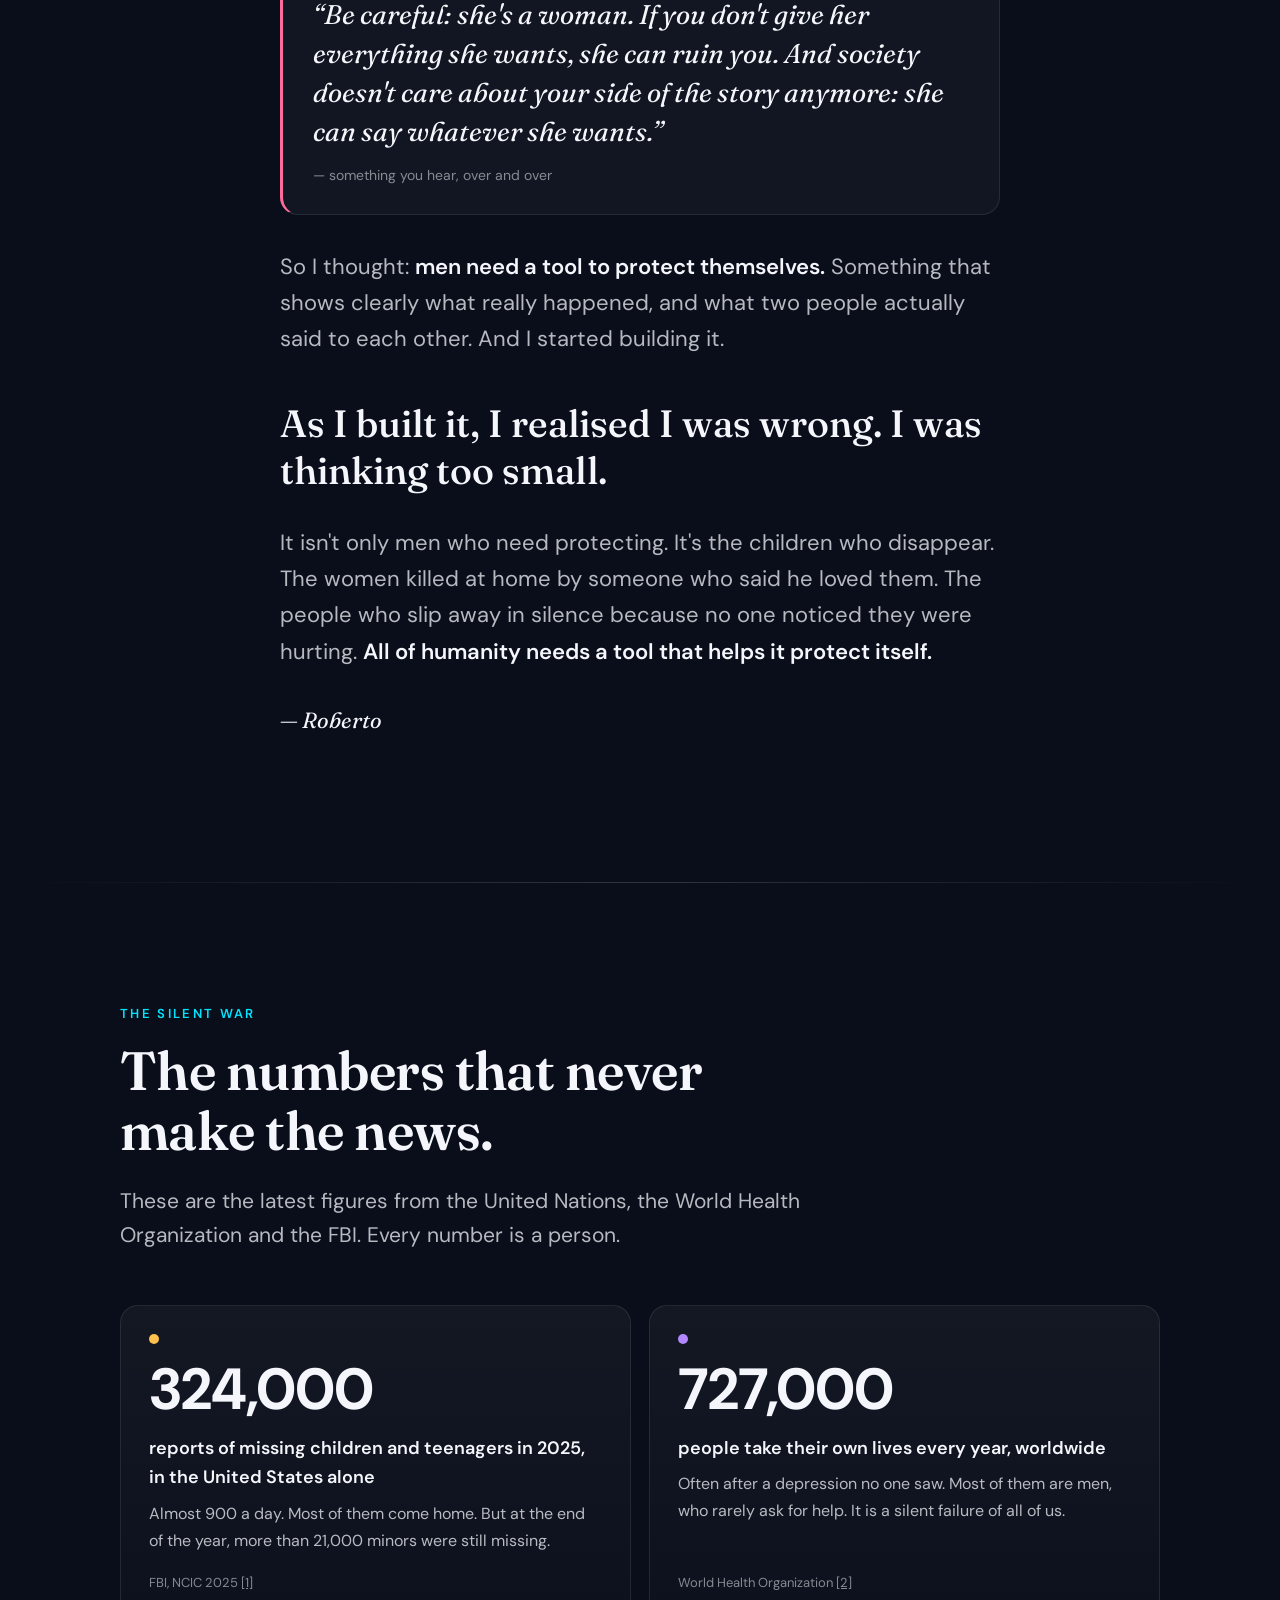
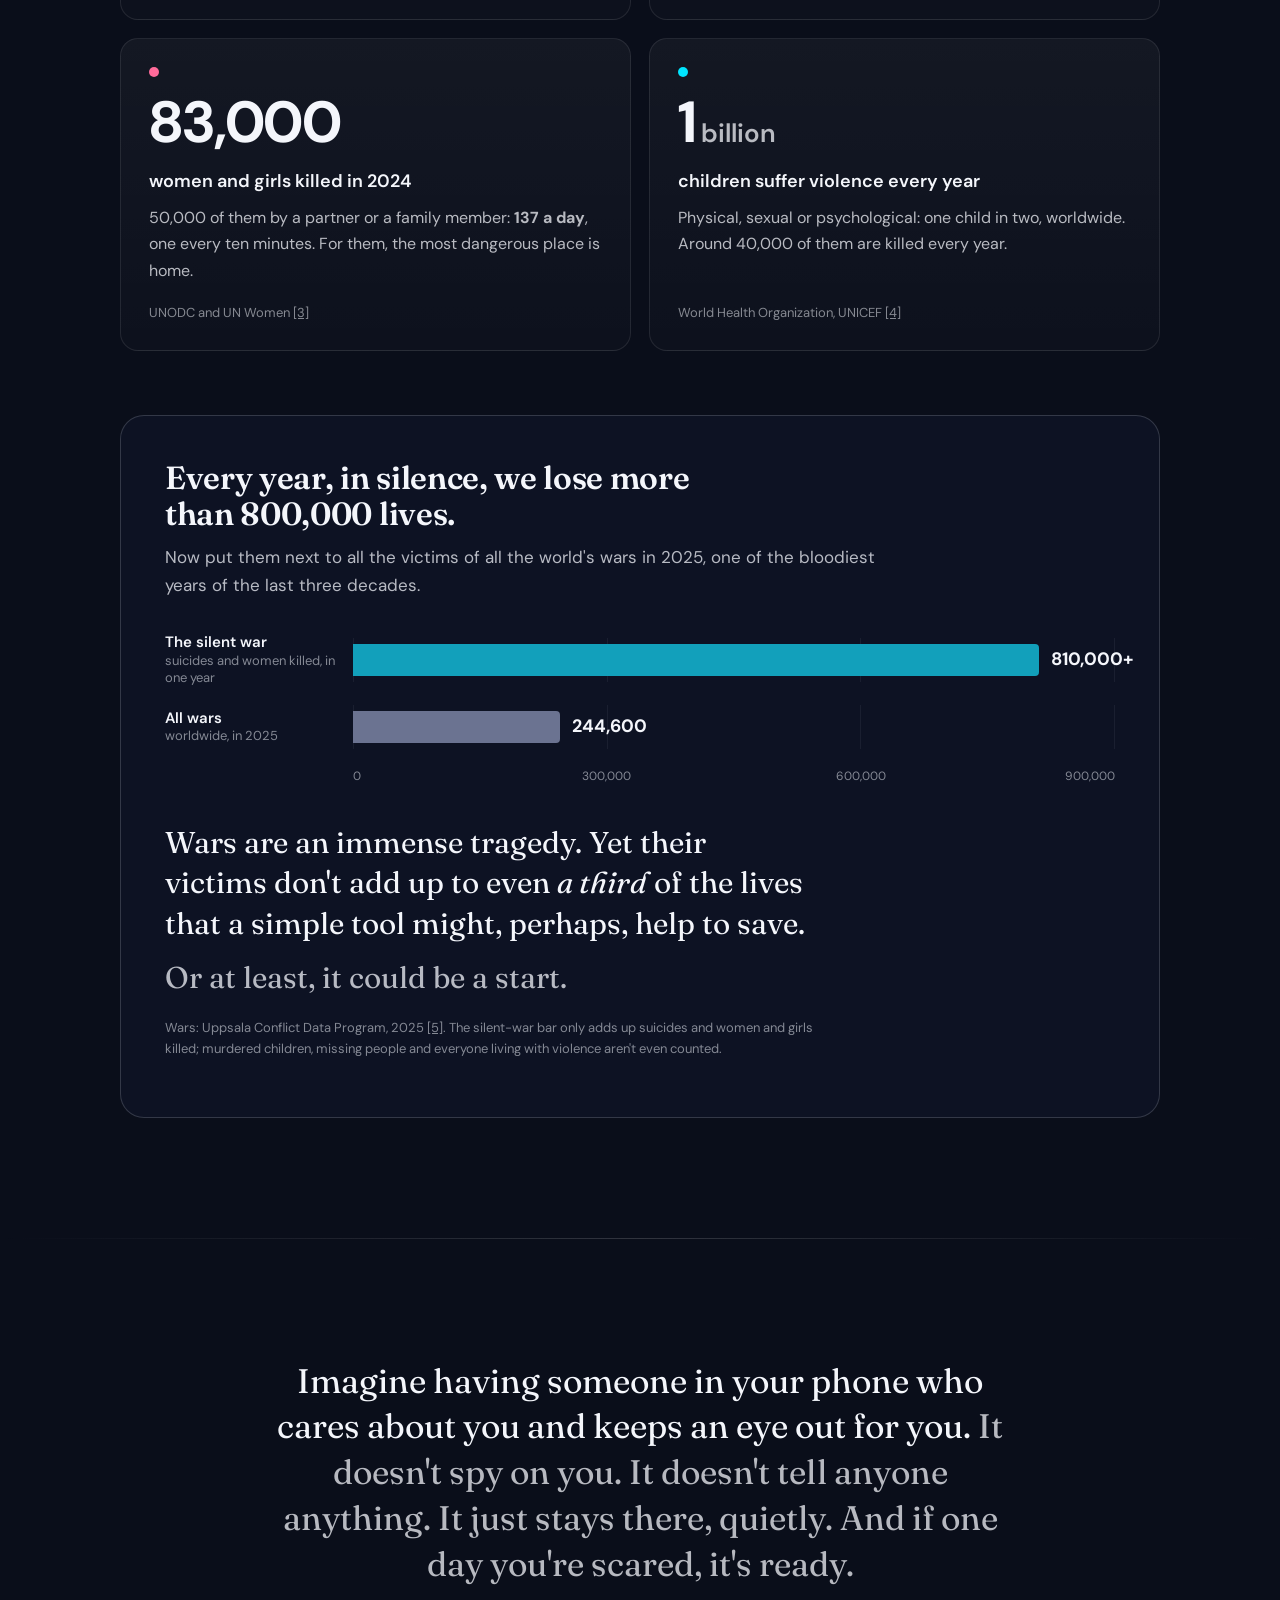
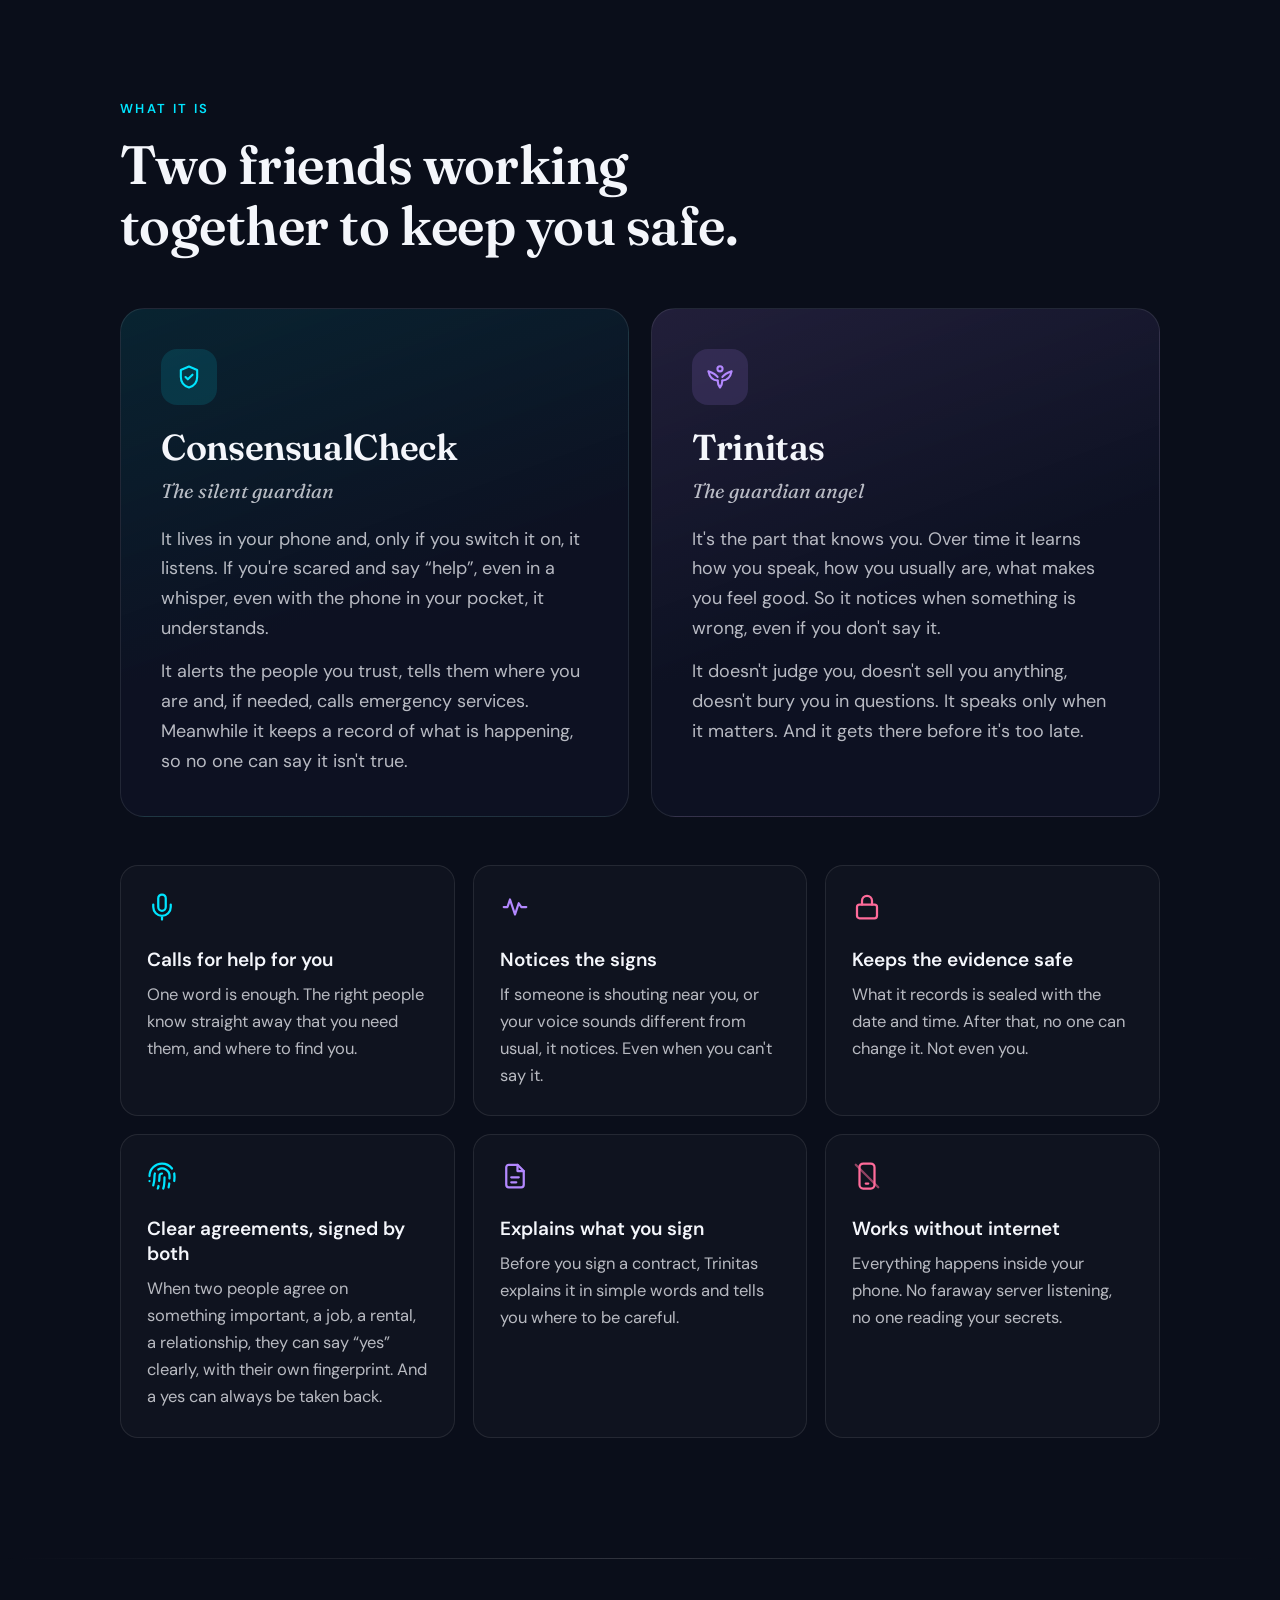
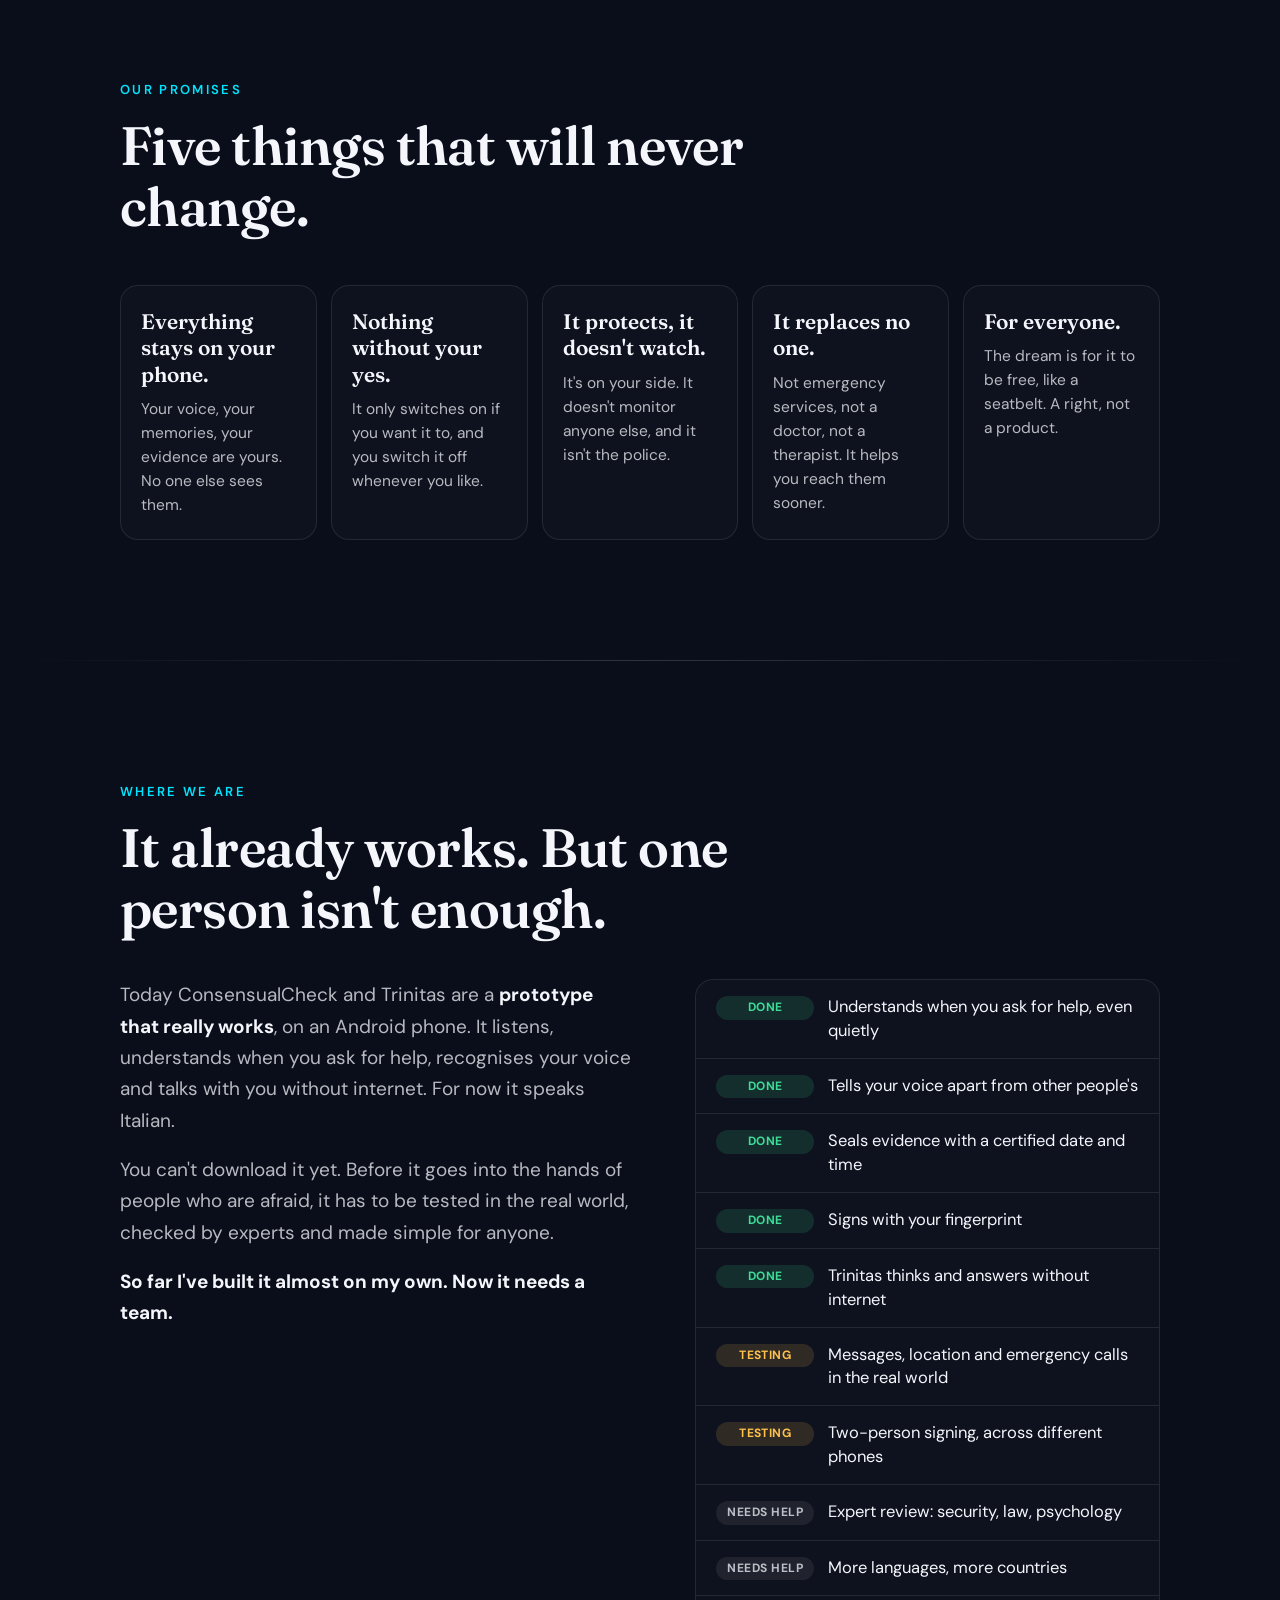
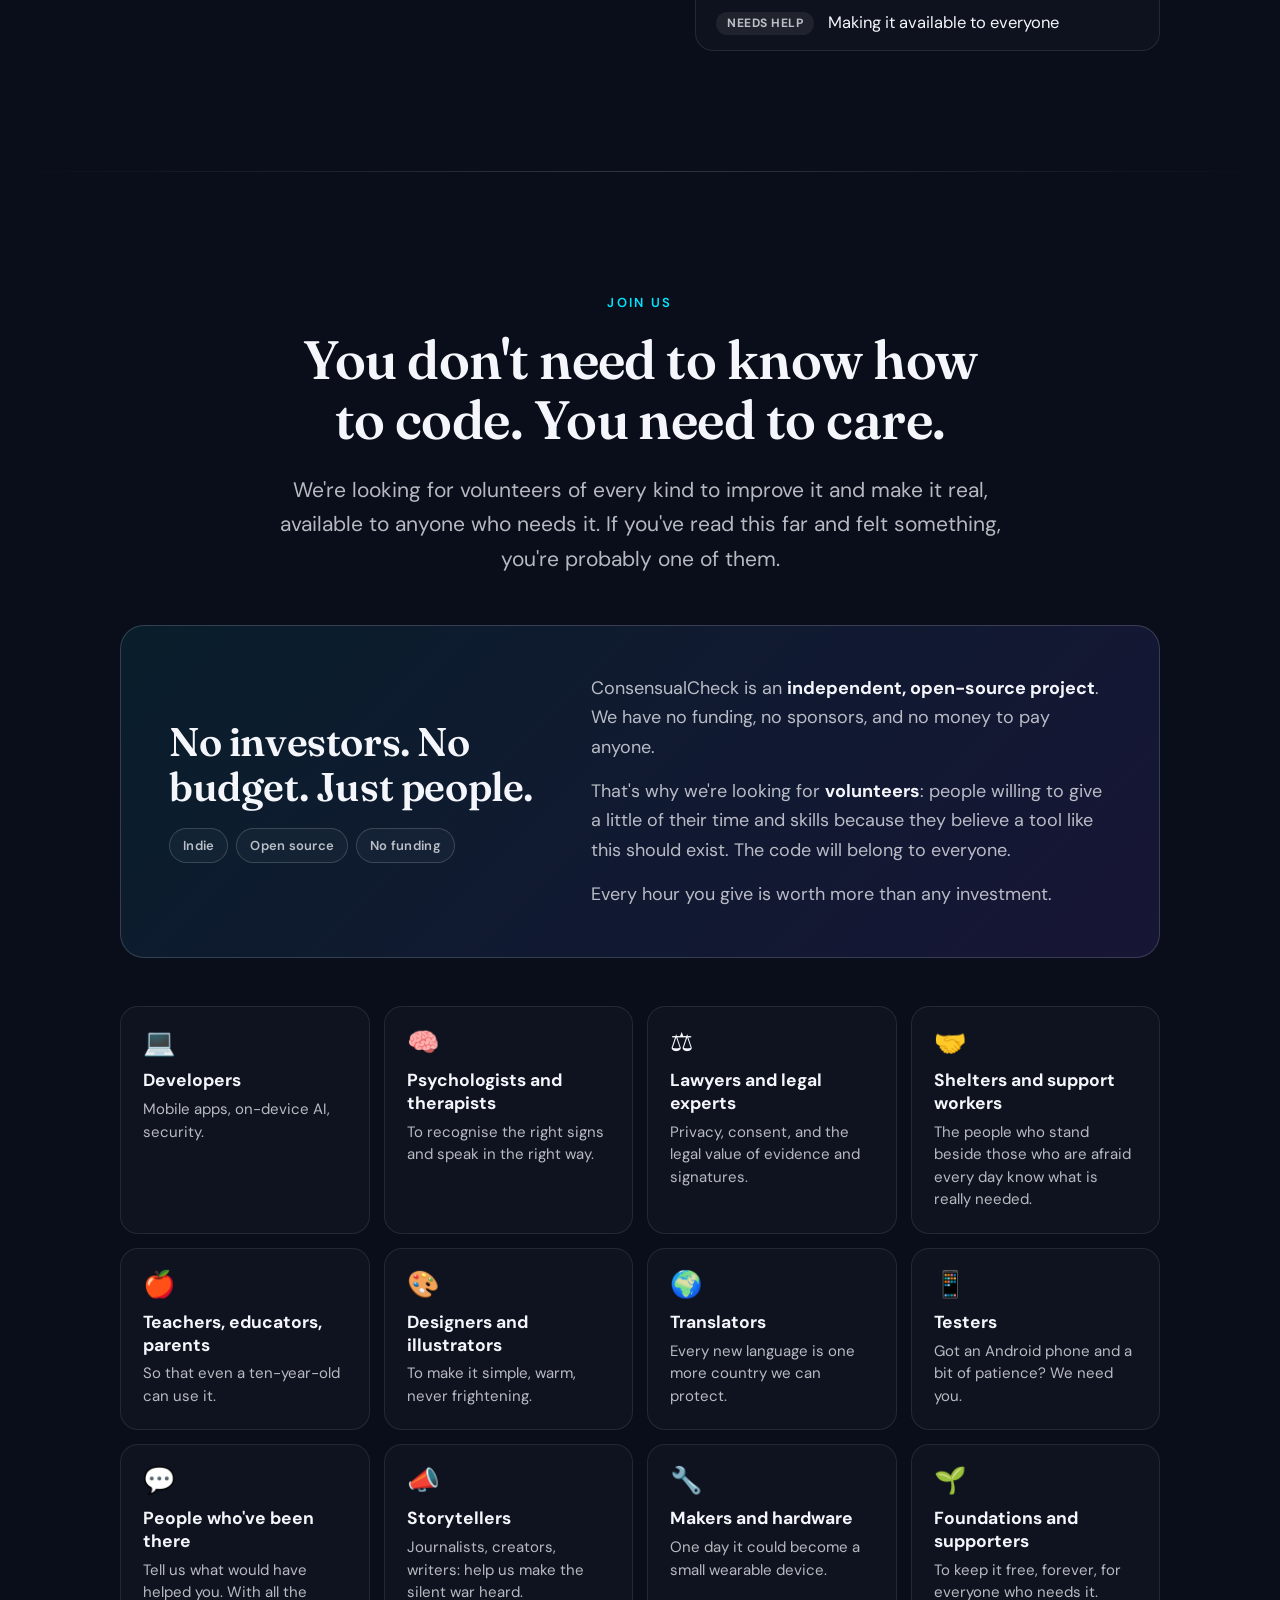
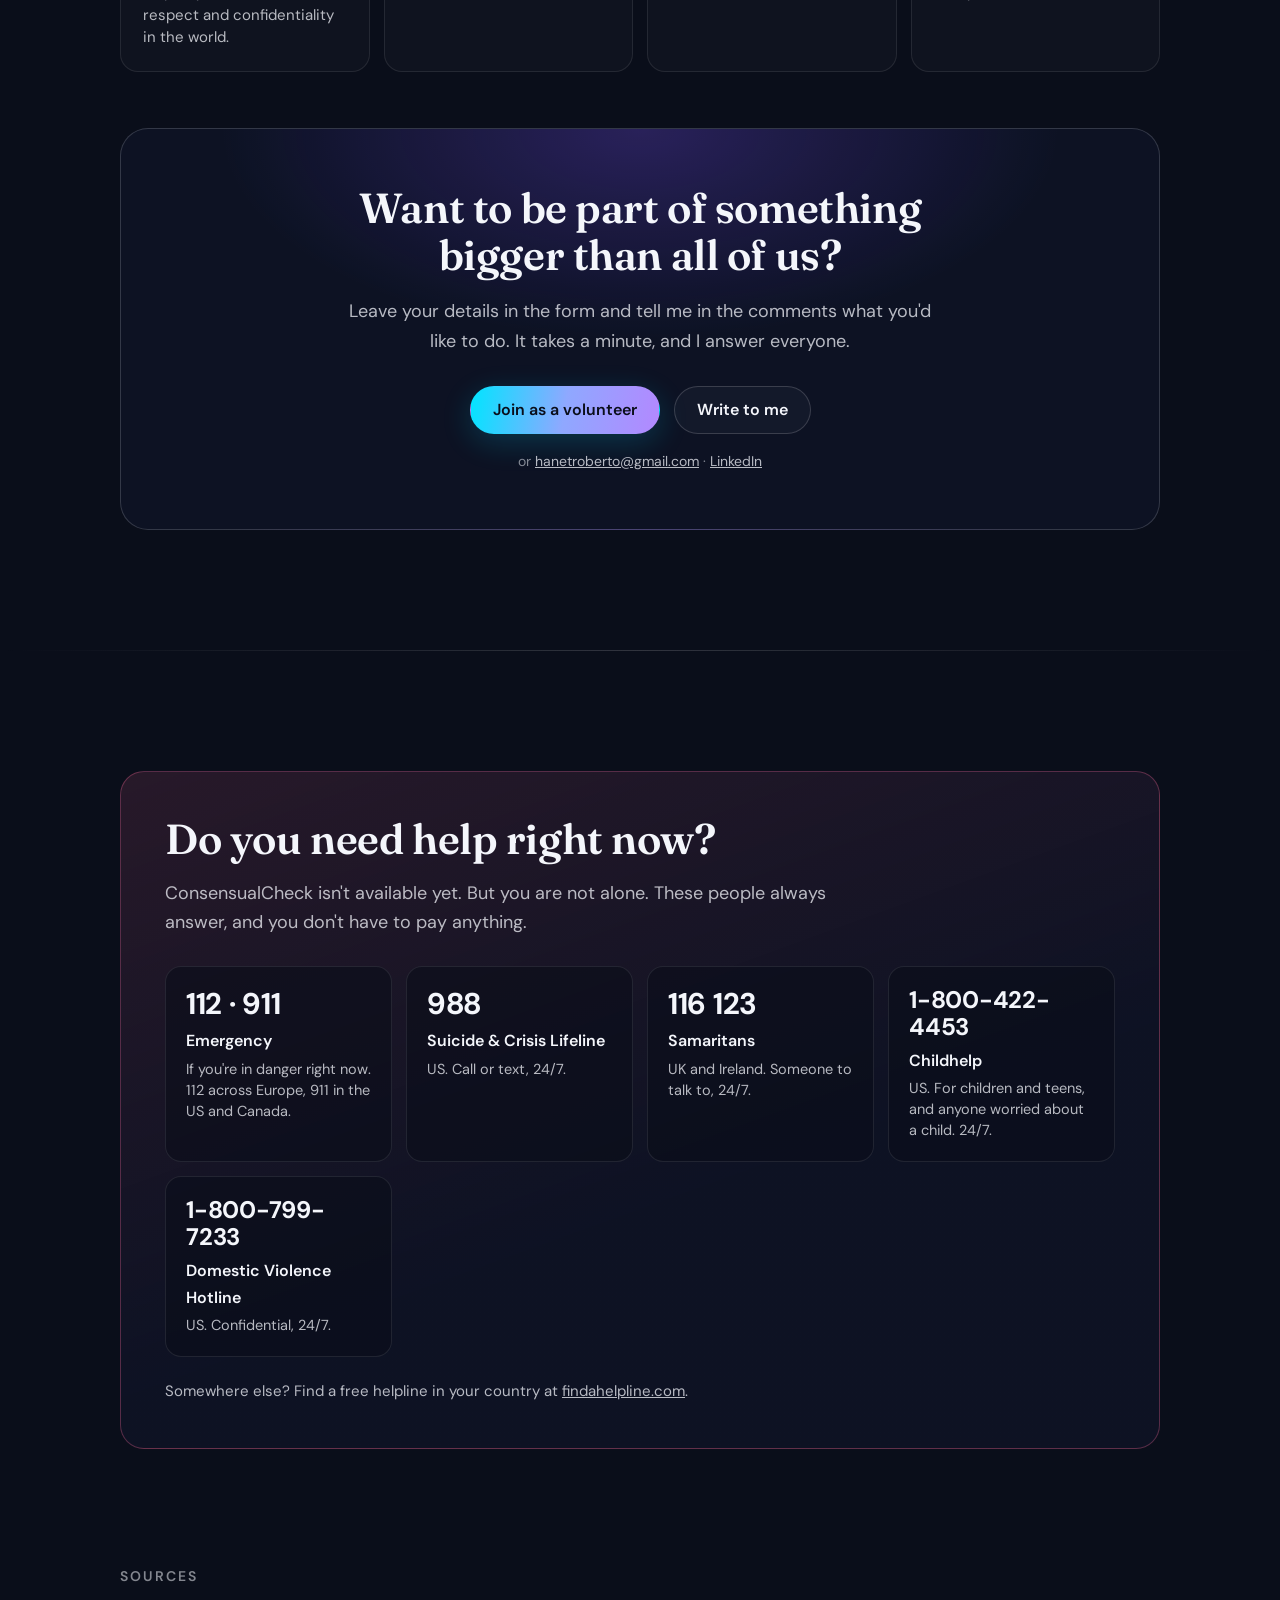
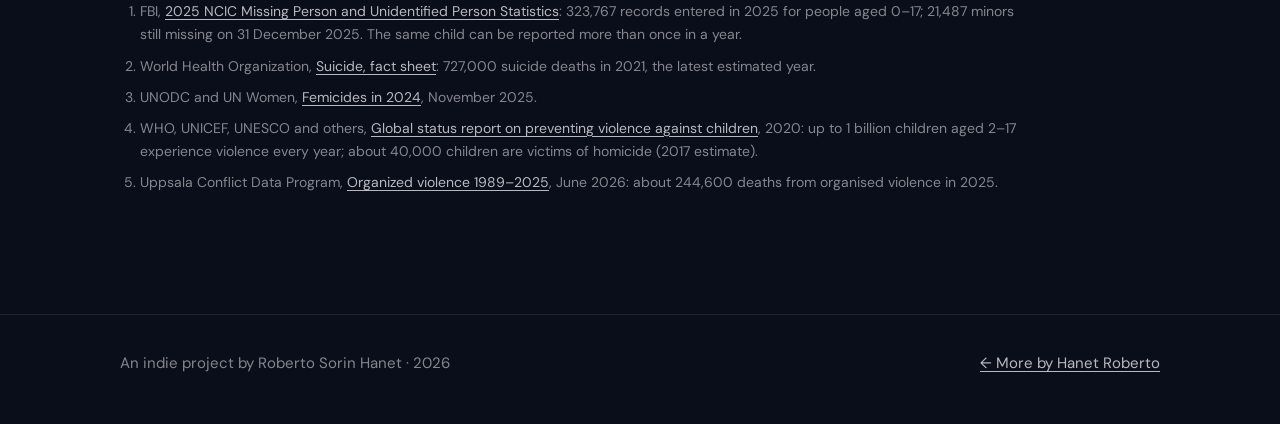
<file: cc/index.html>
<!doctype html>
<html lang="en">
<head>
<meta charset="utf-8">
<meta name="viewport" content="width=device-width, initial-scale=1">
<title>ConsensualCheck · Trinitas</title>
<meta name="description" content="Every year we lose a war no one talks about. ConsensualCheck and Trinitas: a guardian and a guardian angel that live in your phone and call for help when you can't. An indie, open-source, unfunded project looking for volunteers.">
<meta name="theme-color" content="#0A0E1A">
<link rel="canonical" href="https://hanetroberto-code.github.io/cc/">
<link rel="alternate" hreflang="en" href="https://hanetroberto-code.github.io/cc/">
<link rel="alternate" hreflang="it" href="https://hanetroberto-code.github.io/cc/it/">
<link rel="alternate" hreflang="x-default" href="https://hanetroberto-code.github.io/cc/">
<meta property="og:type" content="website">
<meta property="og:url" content="https://hanetroberto-code.github.io/cc/">
<meta property="og:title" content="ConsensualCheck · Trinitas — The silent war">
<meta property="og:description" content="A guardian and a guardian angel in your phone. A small start against a war no one talks about. Indie, open source, looking for volunteers.">
<meta property="og:image" content="https://hanetroberto-code.github.io/cc/assets/og.png">
<meta name="twitter:card" content="summary_large_image">
<link rel="icon" type="image/png" href="assets/favicon.png">
<link rel="apple-touch-icon" href="assets/touch-icon.png">
<link rel="preconnect" href="https://fonts.googleapis.com">
<link rel="preconnect" href="https://fonts.gstatic.com" crossorigin>
<link href="https://fonts.googleapis.com/css2?family=DM+Sans:opsz,wght@9..40,400;9..40,500;9..40,600;9..40,700&family=Fraunces:ital,opsz,wght@0,9..144,500;0,9..144,600;1,9..144,400;1,9..144,500&display=swap" rel="stylesheet">
<link rel="stylesheet" href="cc.css">
</head>
<body>
<div class="sky" aria-hidden="true"></div>

<div class="help-strip">
  <strong>In danger right now?</strong> Call <a href="tel:112"><strong>112</strong></a> in Europe,
  <a href="tel:911"><strong>911</strong></a> in the US.
  <a href="#help">More helplines&nbsp;↓</a>
</div>

<header class="nav">
  <div class="wrap">
    <a class="brand" href="#top" aria-label="ConsensualCheck · Trinitas, back to top">
      <img src="assets/logo.webp" alt="" width="34" height="34">
      <span>ConsensualCheck · Trinitas</span>
    </a>
    <div class="nav-right">
      <nav class="nav-links" aria-label="Sections">
        <a href="#story">The story</a>
        <a href="#numbers">The numbers</a>
        <a href="#what">What it is</a>
      </nav>
      <div class="lang" aria-label="Language">
        <span aria-current="true">EN</span>
        <a href="it/" hreflang="it" lang="it" title="Leggi in italiano">IT</a>
      </div>
      <a href="#join" class="btn btn-primary btn-sm">I want to help</a>
    </div>
  </div>
</header>

<main id="top">

  <!-- HERO -->
  <div class="hero wrap">
    <div class="halo reveal"><img src="assets/logo.webp" alt="ConsensualCheck logo: a shield with wings" width="220" height="220"></div>
    <p class="eyebrow reveal">ConsensualCheck · Trinitas</p>
    <h1 class="reveal">Every year we lose a war <span class="grad-text">no one talks about.</span></h1>
    <p class="lead reveal">A guardian and a guardian angel that live in your phone. They listen only if you want them to, and call for help when you can't.</p>
    <div class="cta-row reveal">
      <a class="btn btn-primary" href="#story">Read how it started</a>
      <a class="btn btn-ghost" href="#join">We're looking for people like you</a>
    </div>
    <div class="chips reveal" aria-label="About the project">
      <span class="chip">Indie</span>
      <span class="chip">Open source</span>
      <span class="chip">No funding</span>
      <span class="chip">Built by volunteers</span>
    </div>
  </div>

  <hr class="divider">

  <!-- STORY -->
  <section id="story" aria-labelledby="story-title">
    <div class="wrap">
      <div class="story">
        <p class="kicker reveal">How it started</p>
        <h2 id="story-title" class="reveal" style="margin-bottom:36px">It all began with something I'd heard too many times.</h2>
        <p class="reveal">After a few disappointments in life, I found myself thinking about the things you hear people say all the time. At the bar, among friends, on social media. This one more than any other:</p>
        <blockquote class="quote reveal">
          “Be careful: she's a woman. If you don't give her everything she wants, she can ruin you. And society doesn't care about your side of the story anymore: she can say whatever she wants.”
          <small>— something you hear, over and over</small>
        </blockquote>
        <p class="reveal">So I thought: <strong>men need a tool to protect themselves.</strong> Something that shows clearly what really happened, and what two people actually said to each other. And I started building it.</p>
        <p class="turn reveal">As I built it, I realised I was wrong. I was thinking too small.</p>
        <p class="reveal">It isn't only men who need protecting. It's the children who disappear. The women killed at home by someone who said he loved them. The people who slip away in silence because no one noticed they were hurting. <strong>All of humanity needs a tool that helps it protect itself.</strong></p>
        <p class="sign reveal">— Roberto</p>
      </div>
    </div>
  </section>

  <hr class="divider">

  <!-- NUMBERS -->
  <section id="numbers" aria-labelledby="numbers-title">
    <div class="wrap">
      <p class="kicker reveal">The silent war</p>
      <h2 id="numbers-title" class="reveal">The numbers that never make the news.</h2>
      <p class="section-intro reveal">These are the latest figures from the United Nations, the World Health Organization and the FBI. Every number is a person.</p>

      <div class="stats">
        <article class="stat reveal">
          <span class="dot" style="background:var(--amber)" aria-hidden="true"></span>
          <div class="stat-value"><span class="count" data-to="323767">323,767</span></div>
          <div class="stat-label">reports of missing children and teenagers in 2025, in the United States alone</div>
          <p class="stat-note">Almost 900 a day. Most of them come home. But at the end of the year, more than 21,000 minors were still missing.</p>
          <div class="stat-src">FBI, NCIC 2025 <a href="#source-1">[1]</a></div>
        </article>
        <article class="stat reveal">
          <span class="dot" style="background:var(--purple)" aria-hidden="true"></span>
          <div class="stat-value"><span class="count" data-to="727000">727,000</span></div>
          <div class="stat-label">people take their own lives every year, worldwide</div>
          <p class="stat-note">Often after a depression no one saw. Most of them are men, who rarely ask for help. It is a silent failure of all of us.</p>
          <div class="stat-src">World Health Organization <a href="#source-2">[2]</a></div>
        </article>
        <article class="stat reveal">
          <span class="dot" style="background:var(--rose)" aria-hidden="true"></span>
          <div class="stat-value"><span class="count" data-to="83000">83,000</span></div>
          <div class="stat-label">women and girls killed in 2024</div>
          <p class="stat-note">50,000 of them by a partner or a family member: <strong>137 a day</strong>, one every ten minutes. For them, the most dangerous place is home.</p>
          <div class="stat-src">UNODC and UN Women <a href="#source-3">[3]</a></div>
        </article>
        <article class="stat reveal">
          <span class="dot" style="background:var(--cyan)" aria-hidden="true"></span>
          <div class="stat-value"><span class="count" data-to="1">1</span><span class="unit">billion</span></div>
          <div class="stat-label">children suffer violence every year</div>
          <p class="stat-note">Physical, sexual or psychological: one child in two, worldwide. Around 40,000 of them are killed every year.</p>
          <div class="stat-src">World Health Organization, UNICEF <a href="#source-4">[4]</a></div>
        </article>
      </div>

      <div class="compare reveal">
        <h3>Every year, in silence, we lose more than 800,000 lives.</h3>
        <p class="compare-sub">Now put them next to all the victims of all the world's wars in 2025, one of the bloodiest years of the last three decades.</p>

        <div class="chart" id="chart" role="img" aria-label="Comparison: the silent war, more than 810,000 deaths a year, against all wars in 2025, about 244,600 deaths.">
          <div class="chart-row row-silent">
            <div class="chart-name">The silent war<span>suicides and women killed, in one year</span></div>
            <div class="track">
              <div class="grid" aria-hidden="true"><i></i><i></i><i></i><i></i></div>
              <div class="bar accent" style="--w:90%" tabindex="0"
                   data-tip="<b>More than 810,000 lives a year</b><br>727,000 suicides + 83,000 women and girls killed. Children not even counted."></div>
              <span class="bar-label" style="--w:90%">810,000+</span>
            </div>
          </div>
          <div class="chart-row row-war">
            <div class="chart-name">All wars<span>worldwide, in 2025</span></div>
            <div class="track">
              <div class="grid" aria-hidden="true"><i></i><i></i><i></i><i></i></div>
              <div class="bar muted" style="--w:27.2%" tabindex="0"
                   data-tip="<b>About 244,600 victims</b><br>Ukraine, Sudan, Gaza and every other armed conflict of 2025."></div>
              <span class="bar-label" style="--w:27.2%">244,600</span>
            </div>
          </div>
          <div class="axis" aria-hidden="true">
            <span></span>
            <div class="axis-ticks"><span style="left:0">0</span><span style="left:33.333%">300,000</span><span style="left:66.667%">600,000</span><span style="left:100%">900,000</span></div>
          </div>
          <div class="chart-tip" id="chart-tip" role="tooltip"></div>
        </div>

        <table class="sr-only">
          <caption>Deaths in one year</caption>
          <tr><th scope="row">The silent war (suicides and women killed)</th><td>more than 810,000</td></tr>
          <tr><th scope="row">All wars in 2025</th><td>about 244,600</td></tr>
        </table>

        <p class="compare-punch">Wars are an immense tragedy. Yet their victims don't add up to even <em>a third</em> of the lives that a simple tool might, perhaps, help to save.</p>
        <p class="compare-punch" style="margin-top:14px;color:var(--ink-2)">Or at least, it could be a start.</p>
        <p class="compare-foot">Wars: Uppsala Conflict Data Program, 2025 <a href="#source-5">[5]</a>. The silent-war bar only adds up suicides and women and girls killed; murdered children, missing people and everyone living with violence aren't even counted.</p>
      </div>
    </div>
  </section>

  <hr class="divider">

  <!-- WHAT IT IS -->
  <section id="what" aria-labelledby="what-title">
    <div class="wrap">
      <p class="imagine reveal">Imagine having someone in your phone who cares about you and keeps an eye out for you. <span>It doesn't spy on you. It doesn't tell anyone anything. It just stays there, quietly. And if one day you're scared, it's ready.</span></p>

      <div style="margin-top:clamp(64px,9vw,110px)">
        <p class="kicker reveal">What it is</p>
        <h2 id="what-title" class="reveal">Two friends working together to keep you safe.</h2>
      </div>

      <div class="duo">
        <article class="persona cc reveal">
          <div class="icon" aria-hidden="true">
            <svg width="28" height="28" viewBox="0 0 24 24" fill="none" stroke="currentColor" stroke-width="1.8" stroke-linecap="round" stroke-linejoin="round"><path d="M12 3l7 3v6c0 4.5-3 7.8-7 9-4-1.2-7-4.5-7-9V6l7-3z"/><path d="M9 12l2 2 4-4"/></svg>
          </div>
          <h3>ConsensualCheck</h3>
          <p class="role">The silent guardian</p>
          <p>It lives in your phone and, only if you switch it on, it listens. If you're scared and say “help”, even in a whisper, even with the phone in your pocket, it understands.</p>
          <p>It alerts the people you trust, tells them where you are and, if needed, calls emergency services. Meanwhile it keeps a record of what is happening, so no one can say it isn't true.</p>
        </article>
        <article class="persona tr reveal">
          <div class="icon" aria-hidden="true">
            <svg width="28" height="28" viewBox="0 0 24 24" fill="none" stroke="currentColor" stroke-width="1.8" stroke-linecap="round" stroke-linejoin="round"><path d="M12 21c-1.5-2-2-4-2-6m2 6c1.5-2 2-4 2-6"/><path d="M10 15C6 15 3 12 2 7c3 1 6 2 8 5"/><path d="M14 15c4 0 7-3 8-8-3 1-6 2-8 5"/><circle cx="12" cy="5" r="2.2"/></svg>
          </div>
          <h3>Trinitas</h3>
          <p class="role">The guardian angel</p>
          <p>It's the part that knows you. Over time it learns how you speak, how you usually are, what makes you feel good. So it notices when something is wrong, even if you don't say it.</p>
          <p>It doesn't judge you, doesn't sell you anything, doesn't bury you in questions. It speaks only when it matters. And it gets there before it's too late.</p>
        </article>
      </div>

      <div class="features">
        <div class="feature reveal">
          <svg viewBox="0 0 24 24" fill="none" stroke="currentColor" stroke-width="1.8" stroke-linecap="round" stroke-linejoin="round" aria-hidden="true"><path d="M12 2a3 3 0 0 0-3 3v7a3 3 0 0 0 6 0V5a3 3 0 0 0-3-3z"/><path d="M19 10v2a7 7 0 0 1-14 0v-2M12 19v3"/></svg>
          <h4>Calls for help for you</h4>
          <p>One word is enough. The right people know straight away that you need them, and where to find you.</p>
        </div>
        <div class="feature reveal">
          <svg viewBox="0 0 24 24" fill="none" stroke="currentColor" stroke-width="1.8" stroke-linecap="round" stroke-linejoin="round" aria-hidden="true"><path d="M3 12h3l2-6 4 12 3-9 2 3h4"/></svg>
          <h4>Notices the signs</h4>
          <p>If someone is shouting near you, or your voice sounds different from usual, it notices. Even when you can't say it.</p>
        </div>
        <div class="feature reveal">
          <svg viewBox="0 0 24 24" fill="none" stroke="currentColor" stroke-width="1.8" stroke-linecap="round" stroke-linejoin="round" aria-hidden="true"><rect x="4" y="10" width="16" height="11" rx="2"/><path d="M8 10V7a4 4 0 0 1 8 0v3"/></svg>
          <h4>Keeps the evidence safe</h4>
          <p>What it records is sealed with the date and time. After that, no one can change it. Not even you.</p>
        </div>
        <div class="feature reveal">
          <svg viewBox="0 0 24 24" fill="none" stroke="currentColor" stroke-width="1.8" stroke-linecap="round" stroke-linejoin="round" aria-hidden="true"><path d="M2 12C2 6.5 6.5 2 12 2a10 10 0 0 1 8 4"/><path d="M5 19.5C5.5 18 6 15 6 12c0-.7.12-1.37.34-2"/><path d="M17.29 21.02c.12-.6.43-2.3.5-3.02"/><path d="M12 10a2 2 0 0 0-2 2c0 1.02-.1 2.51-.26 4"/><path d="M8.65 22c.21-.66.45-1.32.57-2"/><path d="M14 13.12c0 2.38 0 6.38-1 8.88"/><path d="M2 16h.01"/><path d="M21.8 16c.2-2 .131-5.354 0-6"/><path d="M9 6.8a6 6 0 0 1 9 5.2c0 .47 0 1.17-.02 2"/></svg>
          <h4>Clear agreements, signed by both</h4>
          <p>When two people agree on something important, a job, a rental, a relationship, they can say “yes” clearly, with their own fingerprint. And a yes can always be taken back.</p>
        </div>
        <div class="feature reveal">
          <svg viewBox="0 0 24 24" fill="none" stroke="currentColor" stroke-width="1.8" stroke-linecap="round" stroke-linejoin="round" aria-hidden="true"><path d="M14 3H7a2 2 0 0 0-2 2v14a2 2 0 0 0 2 2h10a2 2 0 0 0 2-2V8z"/><path d="M14 3v5h5M9 13h6M9 17h4"/></svg>
          <h4>Explains what you sign</h4>
          <p>Before you sign a contract, Trinitas explains it in simple words and tells you where to be careful.</p>
        </div>
        <div class="feature reveal">
          <svg viewBox="0 0 24 24" fill="none" stroke="currentColor" stroke-width="1.8" stroke-linecap="round" stroke-linejoin="round" aria-hidden="true"><rect x="6" y="2" width="12" height="20" rx="3"/><path d="M11 18h2"/><path d="M3 3l18 18" opacity=".55"/></svg>
          <h4>Works without internet</h4>
          <p>Everything happens inside your phone. No faraway server listening, no one reading your secrets.</p>
        </div>
      </div>
    </div>
  </section>

  <hr class="divider">

  <!-- PROMISES -->
  <section id="promises" aria-labelledby="promises-title">
    <div class="wrap">
      <p class="kicker reveal">Our promises</p>
      <h2 id="promises-title" class="reveal">Five things that will never change.</h2>
      <div class="promises">
        <div class="promise reveal"><b>Everything stays on your phone.</b><span>Your voice, your memories, your evidence are yours. No one else sees them.</span></div>
        <div class="promise reveal"><b>Nothing without your yes.</b><span>It only switches on if you want it to, and you switch it off whenever you like.</span></div>
        <div class="promise reveal"><b>It protects, it doesn't watch.</b><span>It's on your side. It doesn't monitor anyone else, and it isn't the police.</span></div>
        <div class="promise reveal"><b>It replaces no one.</b><span>Not emergency services, not a doctor, not a therapist. It helps you reach them sooner.</span></div>
        <div class="promise reveal"><b>For everyone.</b><span>The dream is for it to be free, like a seatbelt. A right, not a product.</span></div>
      </div>
    </div>
  </section>

  <hr class="divider">

  <!-- STATUS -->
  <section id="status" aria-labelledby="status-title">
    <div class="wrap">
      <p class="kicker reveal">Where we are</p>
      <h2 id="status-title" class="reveal" style="margin-bottom:40px">It already works. But one person isn't enough.</h2>
      <div class="status-grid">
        <div class="status-text reveal">
          <p>Today ConsensualCheck and Trinitas are a <strong>prototype that really works</strong>, on an Android phone. It listens, understands when you ask for help, recognises your voice and talks with you without internet. For now it speaks Italian.</p>
          <p>You can't download it yet. Before it goes into the hands of people who are afraid, it has to be tested in the real world, checked by experts and made simple for anyone.</p>
          <p><strong>So far I've built it almost on my own. Now it needs a team.</strong></p>
        </div>
        <ul class="checklist reveal" aria-label="Project status">
          <li><span class="st ok">DONE</span>Understands when you ask for help, even quietly</li>
          <li><span class="st ok">DONE</span>Tells your voice apart from other people's</li>
          <li><span class="st ok">DONE</span>Seals evidence with a certified date and time</li>
          <li><span class="st ok">DONE</span>Signs with your fingerprint</li>
          <li><span class="st ok">DONE</span>Trinitas thinks and answers without internet</li>
          <li><span class="st wip">TESTING</span>Messages, location and emergency calls in the real world</li>
          <li><span class="st wip">TESTING</span>Two-person signing, across different phones</li>
          <li><span class="st todo">NEEDS HELP</span>Expert review: security, law, psychology</li>
          <li><span class="st todo">NEEDS HELP</span>More languages, more countries</li>
          <li><span class="st todo">NEEDS HELP</span>Making it available to everyone</li>
        </ul>
      </div>
    </div>
  </section>

  <hr class="divider">

  <!-- JOIN -->
  <section id="join" aria-labelledby="join-title">
    <div class="wrap">
      <div class="join-head">
        <p class="kicker reveal">Join us</p>
        <h2 id="join-title" class="reveal">You don't need to know how to code. You need to care.</h2>
        <p class="section-intro reveal">We're looking for volunteers of every kind to improve it and make it real, available to anyone who needs it. If you've read this far and felt something, you're probably one of them.</p>
      </div>

      <div class="indie reveal">
        <div>
          <h3>No investors. No budget. Just people.</h3>
          <div class="chips">
            <span class="chip">Indie</span>
            <span class="chip">Open source</span>
            <span class="chip">No funding</span>
          </div>
        </div>
        <div>
          <p>ConsensualCheck is an <strong>independent, open-source project</strong>. We have no funding, no sponsors, and no money to pay anyone.</p>
          <p>That's why we're looking for <strong>volunteers</strong>: people willing to give a little of their time and skills because they believe a tool like this should exist. The code will belong to everyone.</p>
          <p>Every hour you give is worth more than any investment.</p>
        </div>
      </div>

      <div class="roles">
        <div class="role-card reveal"><span class="emoji" aria-hidden="true">💻</span><h4>Developers</h4><p>Mobile apps, on-device AI, security.</p></div>
        <div class="role-card reveal"><span class="emoji" aria-hidden="true">🧠</span><h4>Psychologists and therapists</h4><p>To recognise the right signs and speak in the right way.</p></div>
        <div class="role-card reveal"><span class="emoji" aria-hidden="true">⚖️</span><h4>Lawyers and legal experts</h4><p>Privacy, consent, and the legal value of evidence and signatures.</p></div>
        <div class="role-card reveal"><span class="emoji" aria-hidden="true">🤝</span><h4>Shelters and support workers</h4><p>The people who stand beside those who are afraid every day know what is really needed.</p></div>
        <div class="role-card reveal"><span class="emoji" aria-hidden="true">🍎</span><h4>Teachers, educators, parents</h4><p>So that even a ten-year-old can use it.</p></div>
        <div class="role-card reveal"><span class="emoji" aria-hidden="true">🎨</span><h4>Designers and illustrators</h4><p>To make it simple, warm, never frightening.</p></div>
        <div class="role-card reveal"><span class="emoji" aria-hidden="true">🌍</span><h4>Translators</h4><p>Every new language is one more country we can protect.</p></div>
        <div class="role-card reveal"><span class="emoji" aria-hidden="true">📱</span><h4>Testers</h4><p>Got an Android phone and a bit of patience? We need you.</p></div>
        <div class="role-card reveal"><span class="emoji" aria-hidden="true">💬</span><h4>People who've been there</h4><p>Tell us what would have helped you. With all the respect and confidentiality in the world.</p></div>
        <div class="role-card reveal"><span class="emoji" aria-hidden="true">📣</span><h4>Storytellers</h4><p>Journalists, creators, writers: help us make the silent war heard.</p></div>
        <div class="role-card reveal"><span class="emoji" aria-hidden="true">🔧</span><h4>Makers and hardware</h4><p>One day it could become a small wearable device.</p></div>
        <div class="role-card reveal"><span class="emoji" aria-hidden="true">🌱</span><h4>Foundations and supporters</h4><p>To keep it free, forever, for everyone who needs it.</p></div>
      </div>

      <div class="join-cta reveal">
        <h3>Want to be part of something bigger than all of us?</h3>
        <p>Leave your details in the form and tell me in the comments what you'd like to do. It takes a minute, and I answer everyone.</p>
        <div class="cta-row">
          <a class="btn btn-primary" href="https://docs.google.com/forms/d/e/1FAIpQLSculgVX4TFJqkhh818uHS9VNE9fabQmpB4rMeYdoSx0eNuXFA/viewform" target="_blank" rel="noopener">Join as a volunteer</a>
          <a class="btn btn-ghost" href="https://mail.google.com/mail/?view=cm&amp;to=hanetroberto@gmail.com&amp;su=I%20want%20to%20help%20ConsensualCheck" target="_blank" rel="noopener">Write to me</a>
        </div>
        <span class="mail-alt">or <a href="mailto:hanetroberto@gmail.com?subject=I%20want%20to%20help%20ConsensualCheck">hanetroberto@gmail.com</a> · <a href="https://www.linkedin.com/in/roberto-hanet/" target="_blank" rel="noopener">LinkedIn</a></span>
      </div>
    </div>
  </section>

  <hr class="divider">

  <!-- HELP NOW -->
  <section id="help" aria-labelledby="help-title">
    <div class="wrap">
      <div class="helpbox reveal">
        <h2 id="help-title">Do you need help right now?</h2>
        <p>ConsensualCheck isn't available yet. But you are not alone. These people always answer, and you don't have to pay anything.</p>
        <div class="lines">
          <a class="line" href="tel:112"><span class="num">112 · 911</span><span class="who">Emergency</span><span class="when">If you're in danger right now. 112 across Europe, 911 in the US and Canada.</span></a>
          <a class="line" href="tel:988"><span class="num">988</span><span class="who">Suicide &amp; Crisis Lifeline</span><span class="when">US. Call or text, 24/7.</span></a>
          <a class="line" href="tel:116123"><span class="num">116 123</span><span class="who">Samaritans</span><span class="when">UK and Ireland. Someone to talk to, 24/7.</span></a>
          <a class="line" href="tel:18004224453"><span class="num" style="font-size:24px">1-800-422-4453</span><span class="who">Childhelp</span><span class="when">US. For children and teens, and anyone worried about a child. 24/7.</span></a>
          <a class="line" href="tel:18007997233"><span class="num" style="font-size:24px">1-800-799-7233</span><span class="who">Domestic Violence Hotline</span><span class="when">US. Confidential, 24/7.</span></a>
        </div>
        <p class="elsewhere">Somewhere else? Find a free helpline in your country at <a href="https://findahelpline.com" target="_blank" rel="noopener">findahelpline.com</a>.</p>
      </div>
    </div>
  </section>

  <!-- SOURCES -->
  <section class="sources" aria-labelledby="sources-title" style="padding-top:0">
    <div class="wrap">
      <h2 id="sources-title">Sources</h2>
      <ol>
        <li id="source-1">FBI, <a href="https://le.fbi.gov/file-repository/2025-ncic-missing-person-and-unidentified-person-statistics.pdf" target="_blank" rel="noopener">2025 NCIC Missing Person and Unidentified Person Statistics</a>: 323,767 records entered in 2025 for people aged 0–17; 21,487 minors still missing on 31 December 2025. The same child can be reported more than once in a year.</li>
        <li id="source-2">World Health Organization, <a href="https://www.who.int/news-room/fact-sheets/detail/suicide" target="_blank" rel="noopener">Suicide, fact sheet</a>: 727,000 suicide deaths in 2021, the latest estimated year.</li>
        <li id="source-3">UNODC and UN Women, <a href="https://www.unwomen.org/en/digital-library/publications/2025/11/femicides-in-2024-global-estimates-of-intimate-partner-family-member-femicides" target="_blank" rel="noopener">Femicides in 2024</a>, November 2025.</li>
        <li id="source-4">WHO, UNICEF, UNESCO and others, <a href="https://www.unicef.org/press-releases/countries-failing-prevent-violence-against-children-agencies-warn" target="_blank" rel="noopener">Global status report on preventing violence against children</a>, 2020: up to 1 billion children aged 2–17 experience violence every year; about 40,000 children are victims of homicide (2017 estimate).</li>
        <li id="source-5">Uppsala Conflict Data Program, <a href="https://www.uu.se/en/press/press-releases/2026/2026-06-09-ucdp-record-number-of-conflicts-between-states" target="_blank" rel="noopener">Organized violence 1989–2025</a>, June 2026: about 244,600 deaths from organised violence in 2025.</li>
      </ol>
    </div>
  </section>
</main>

<footer>
  <div class="wrap">
    <span>An indie project by Roberto Sorin Hanet · 2026</span>
    <a href="../">← More by Hanet Roberto</a>
  </div>
</footer>

<script src="cc.js"></script>
</body>
</html>
</file>
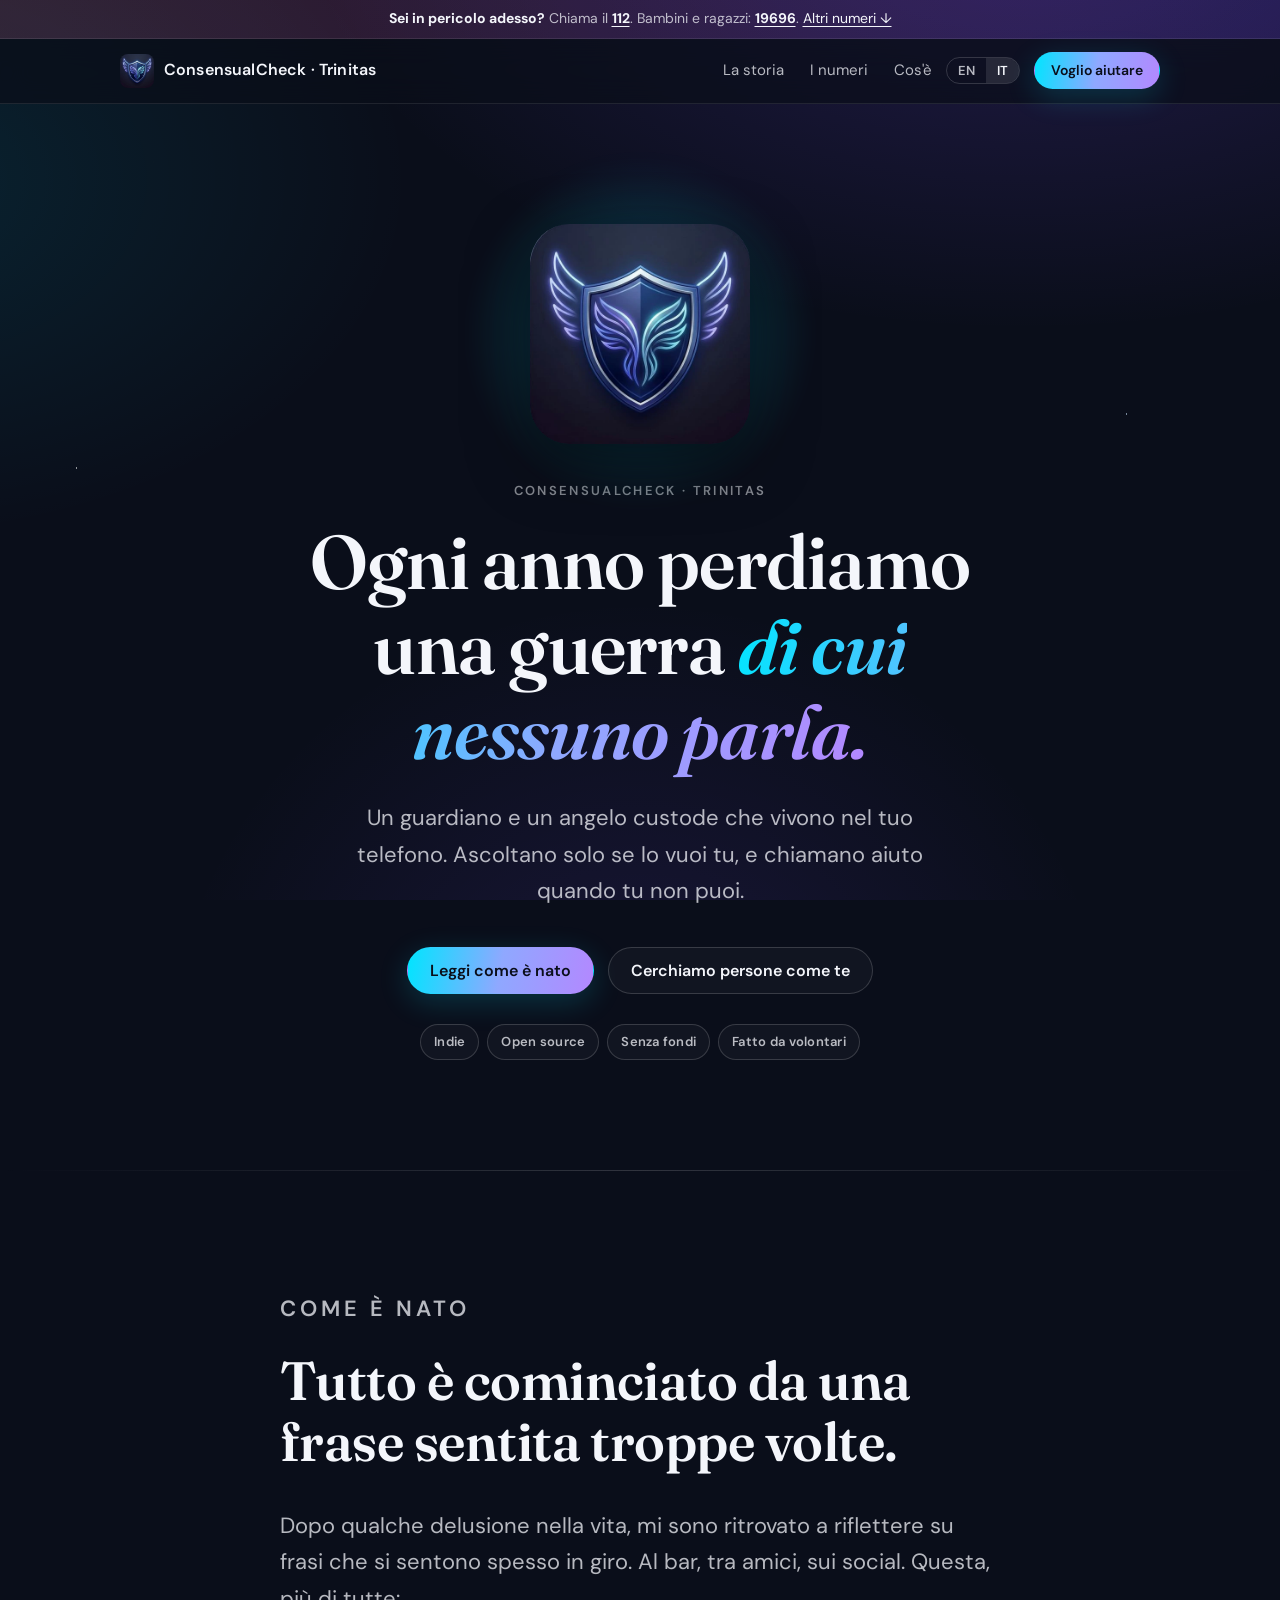
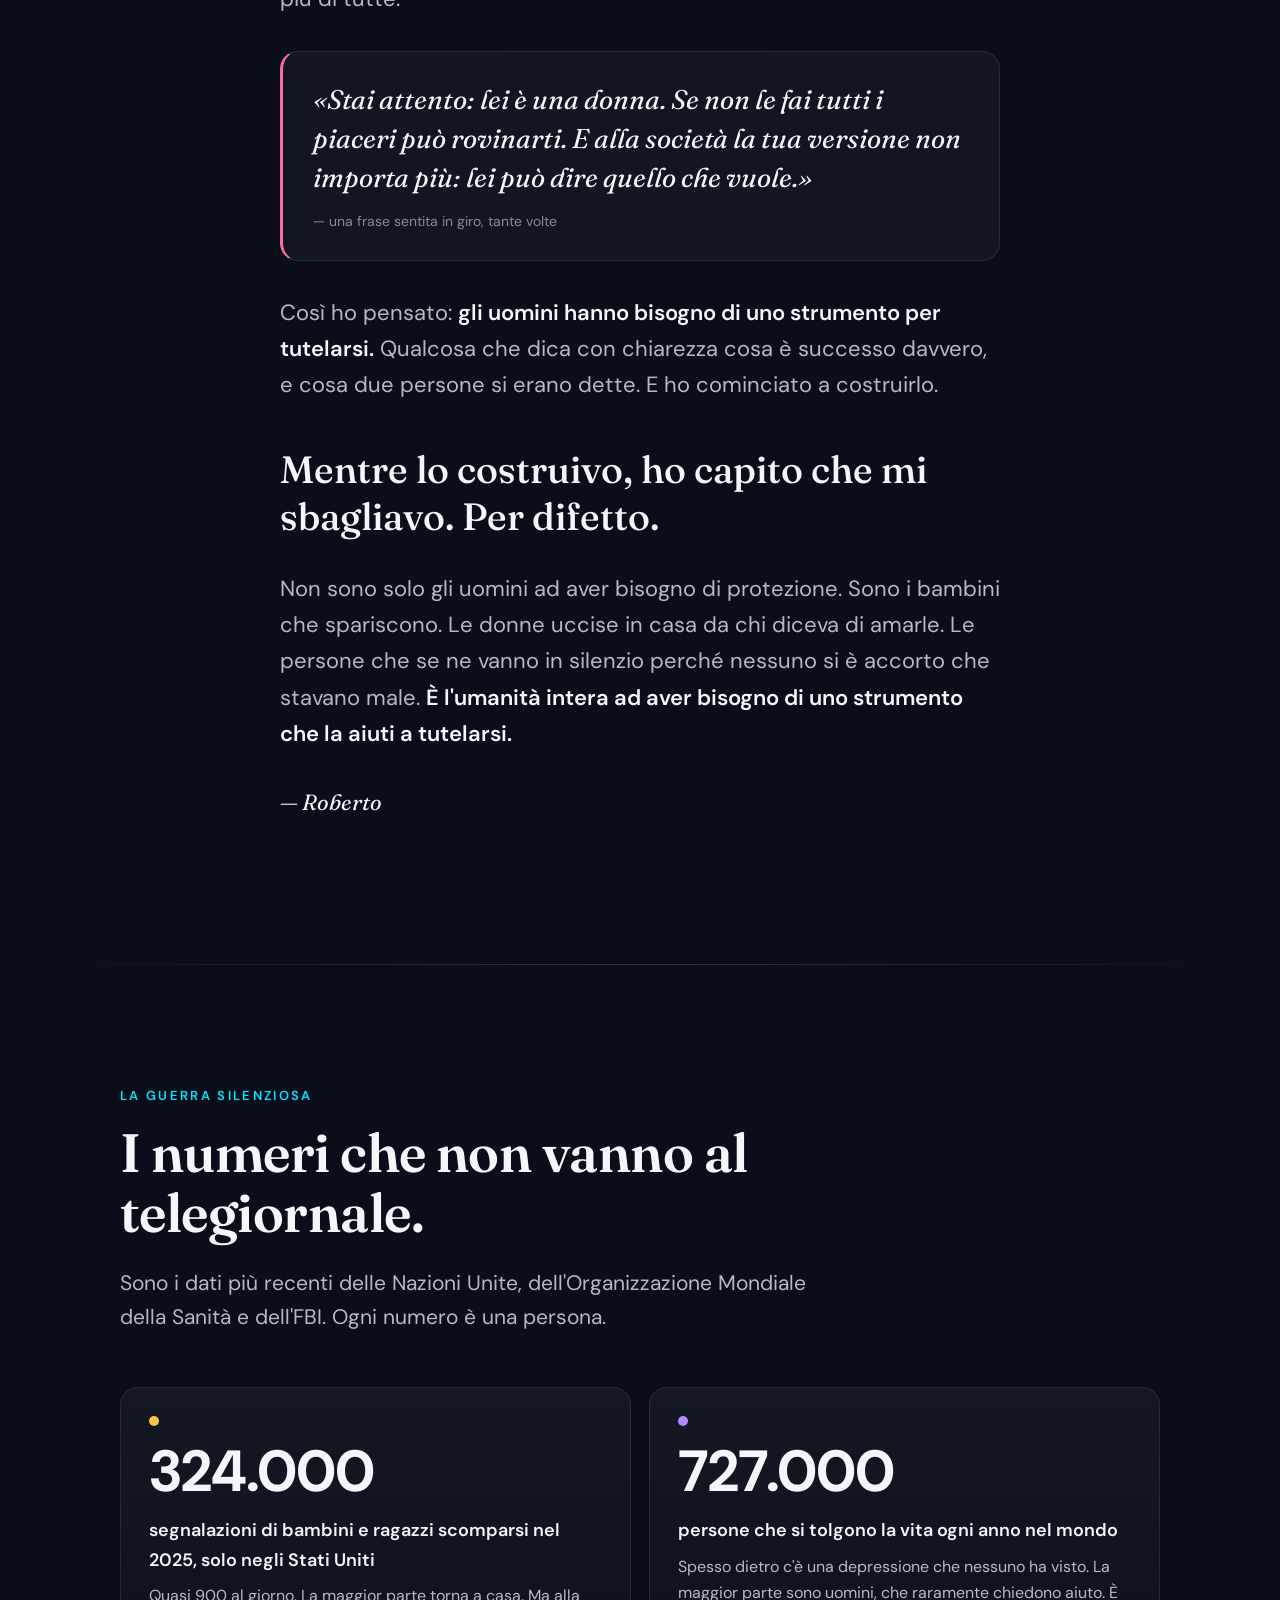
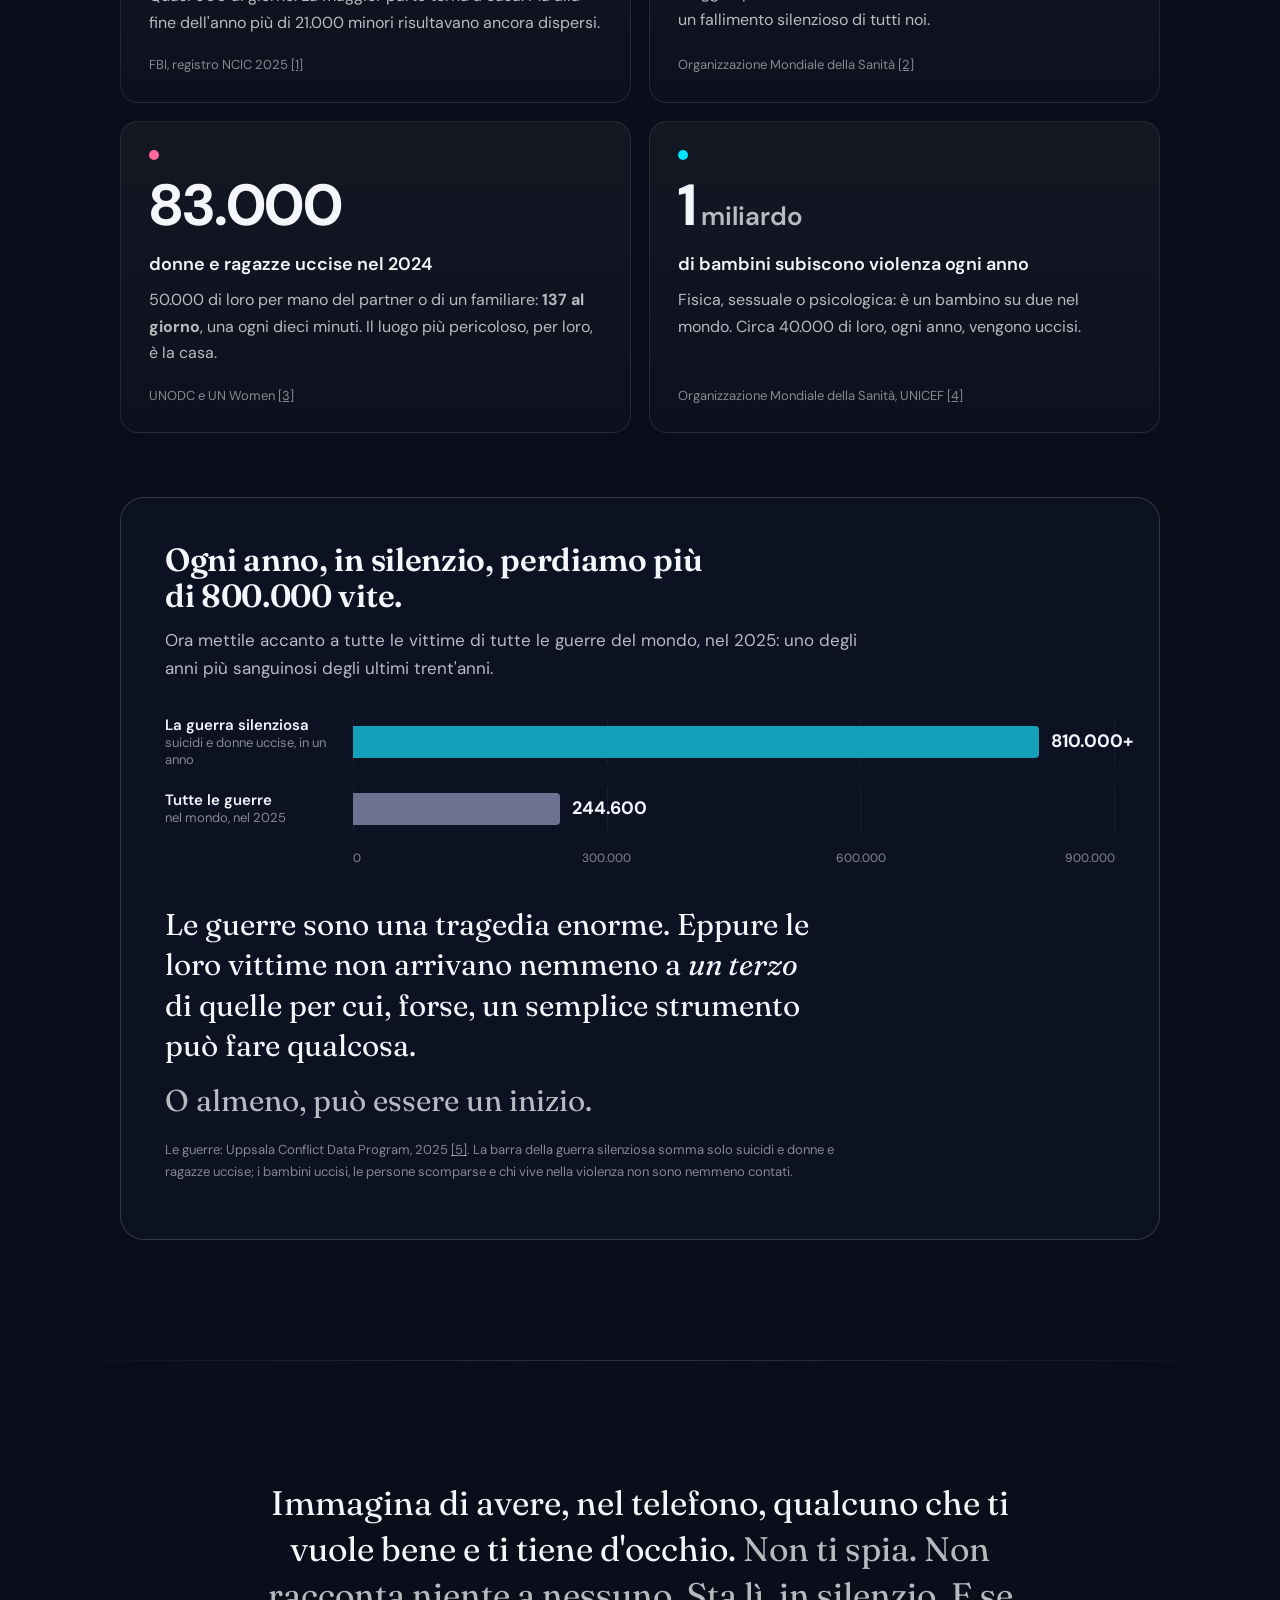
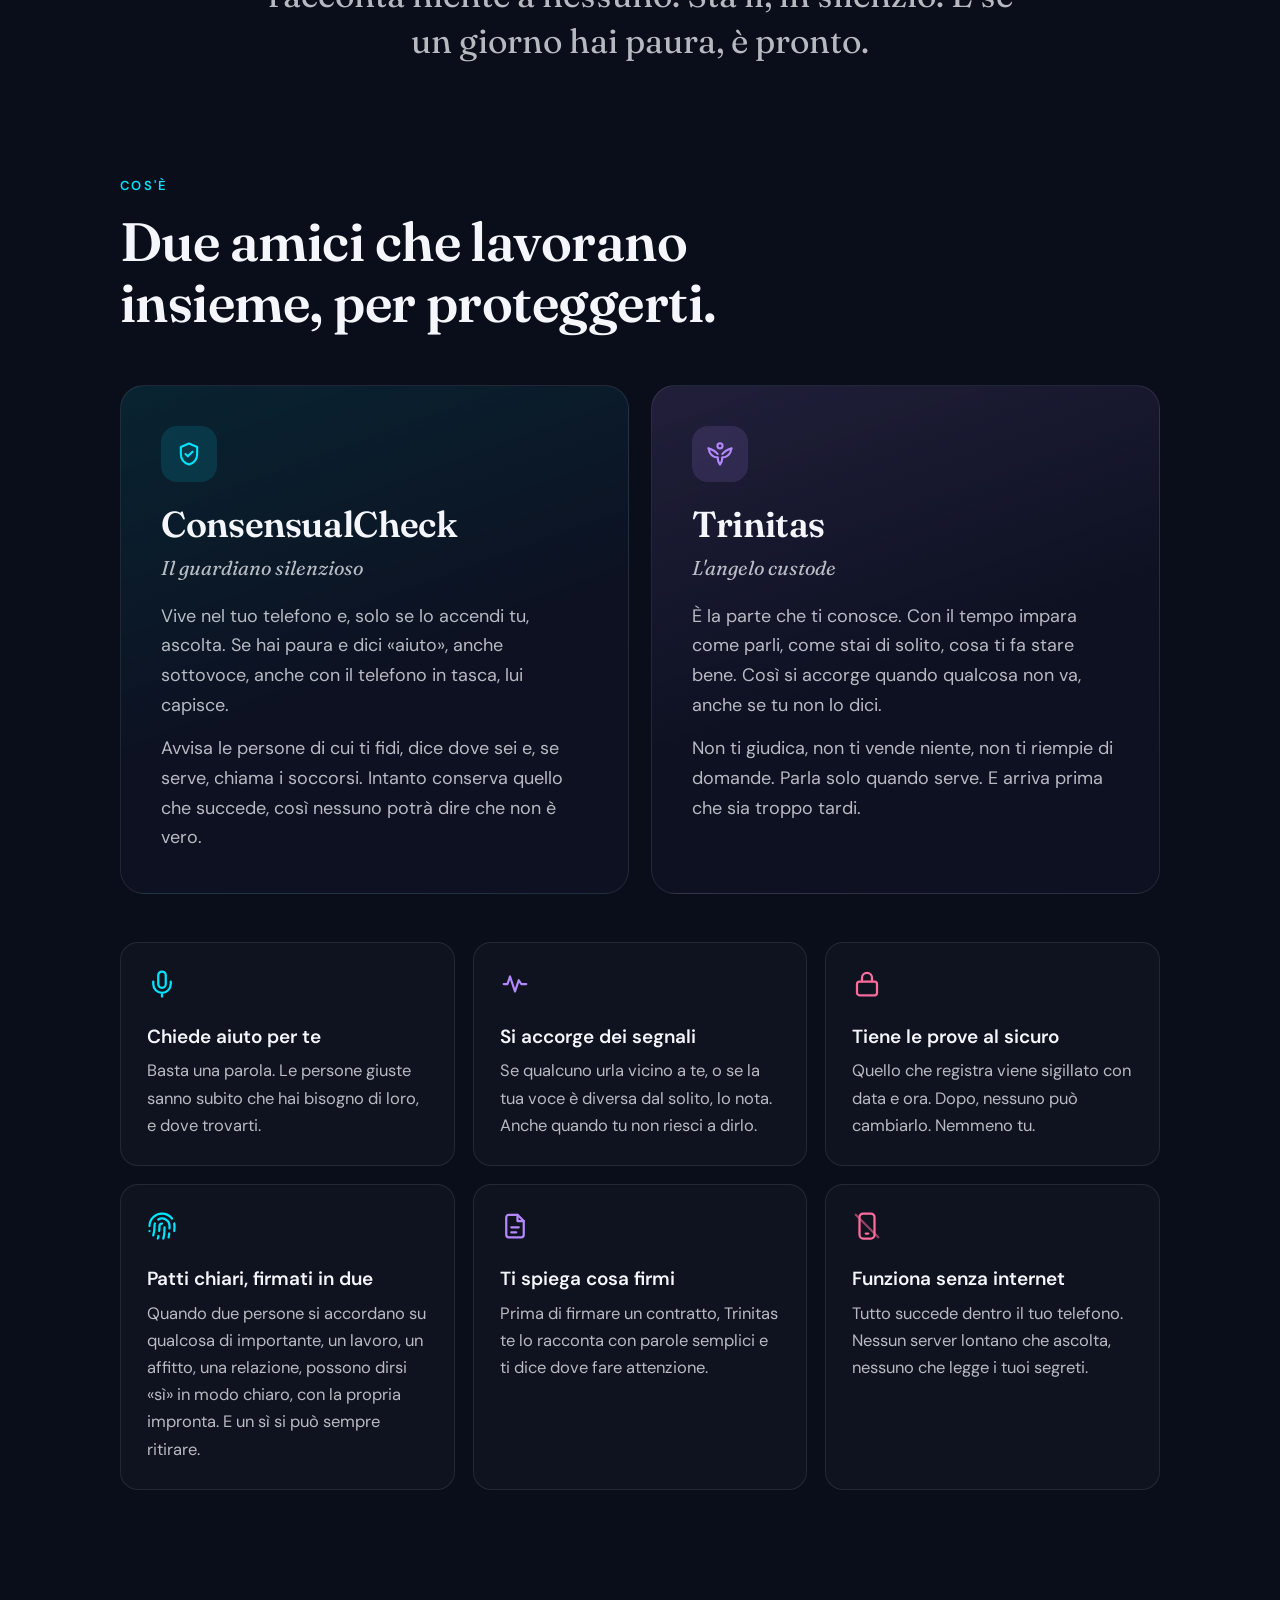
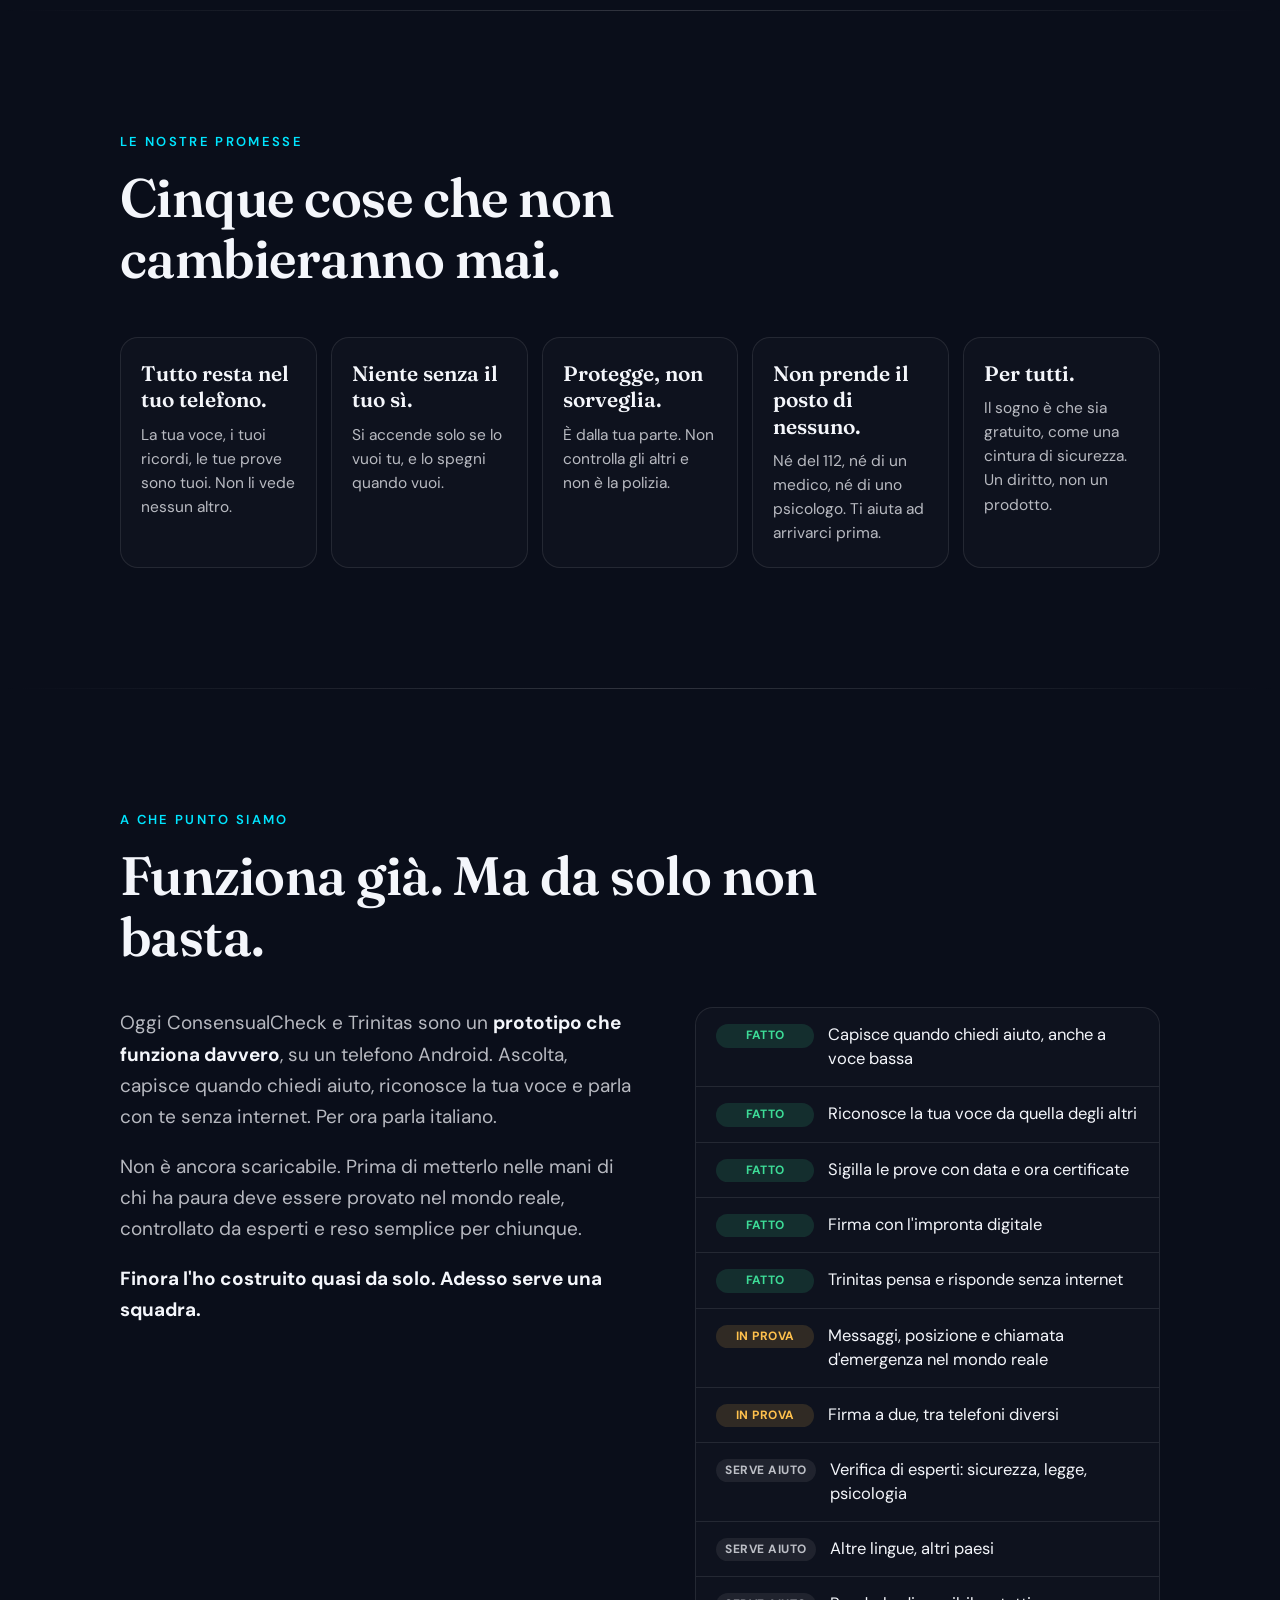
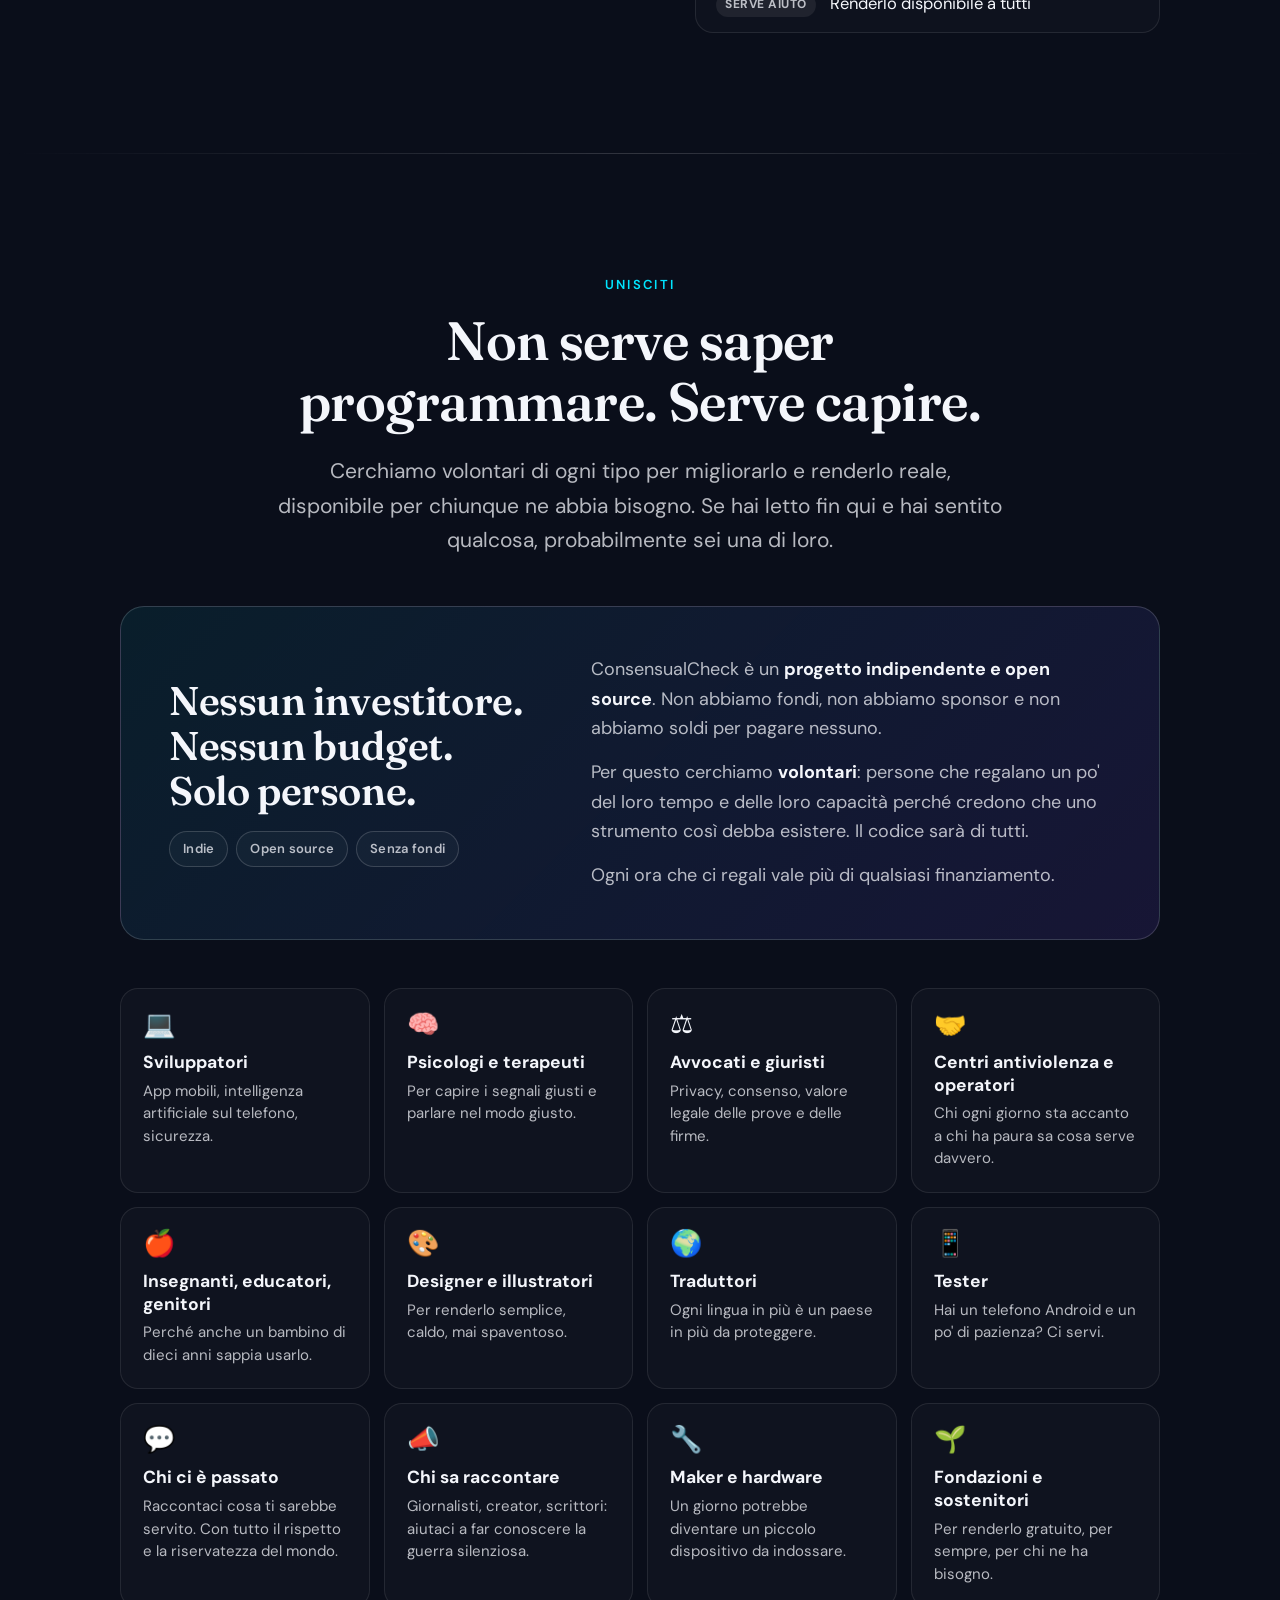
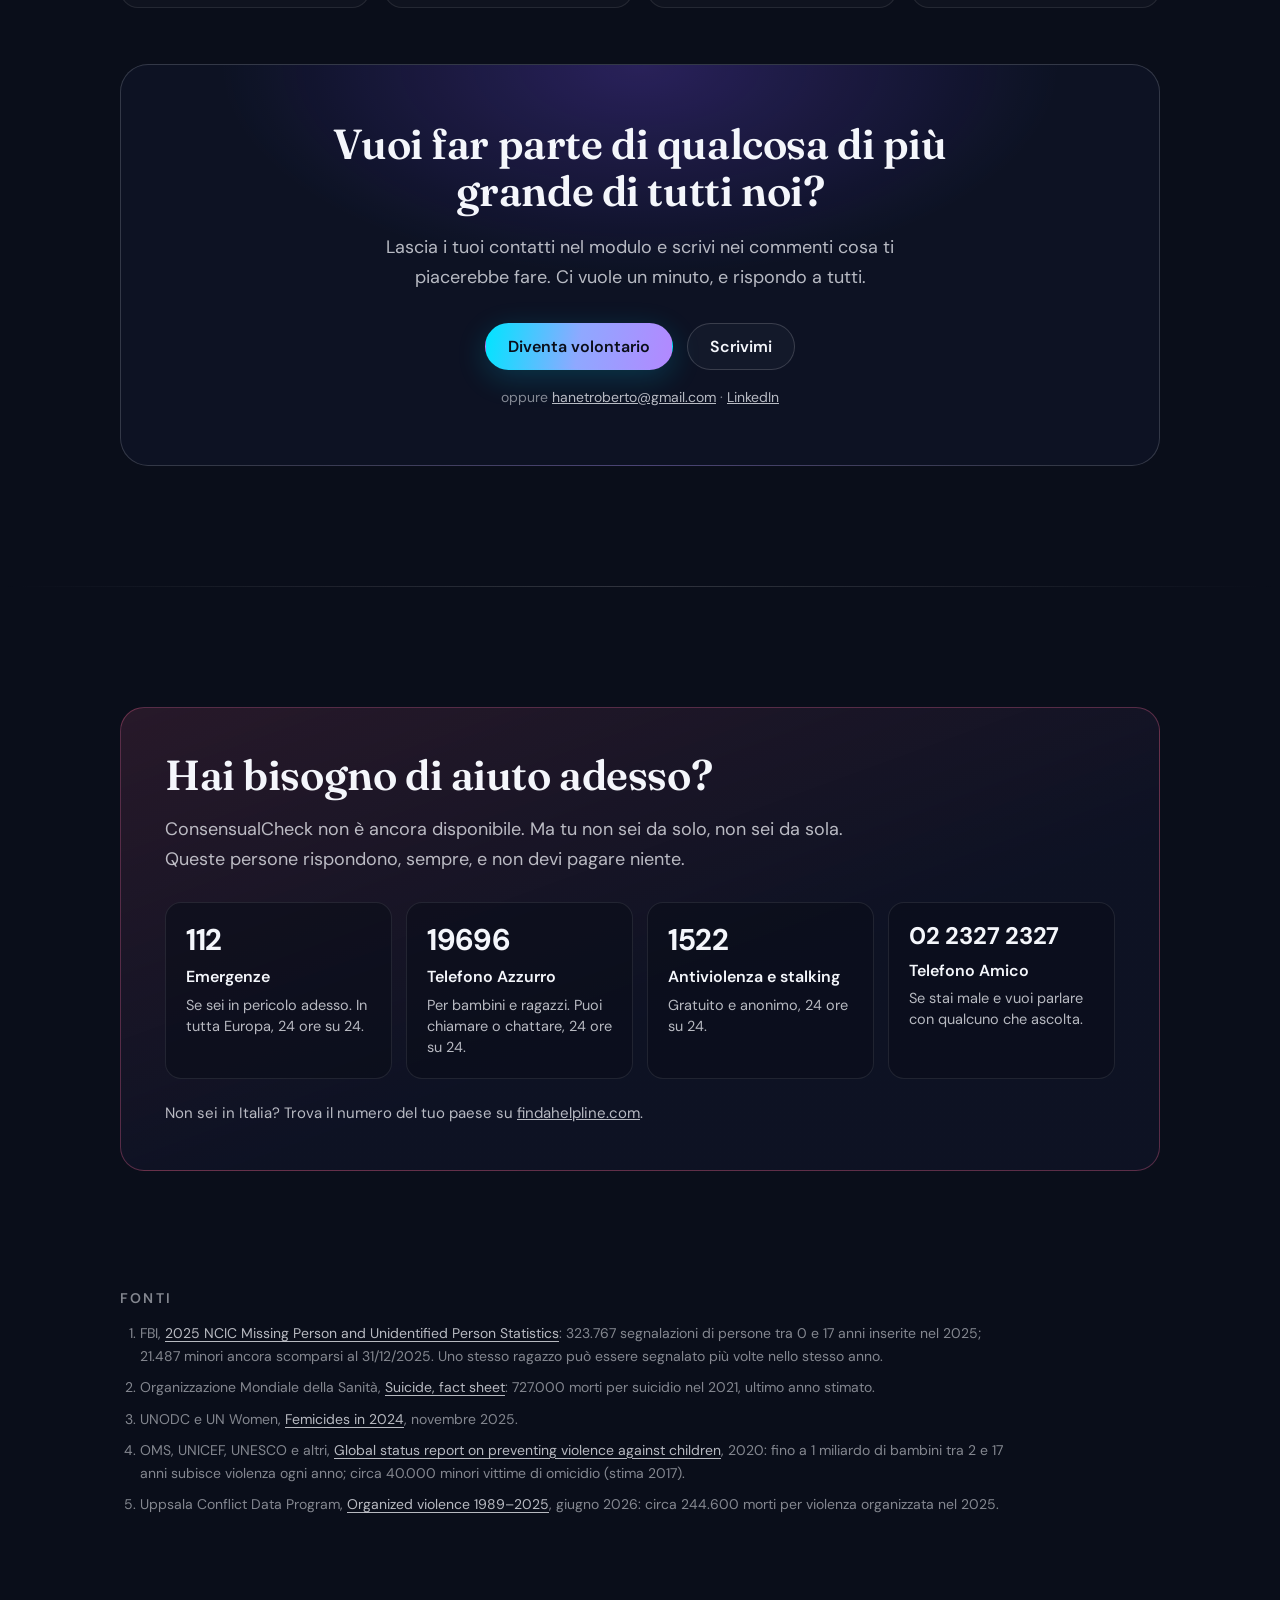
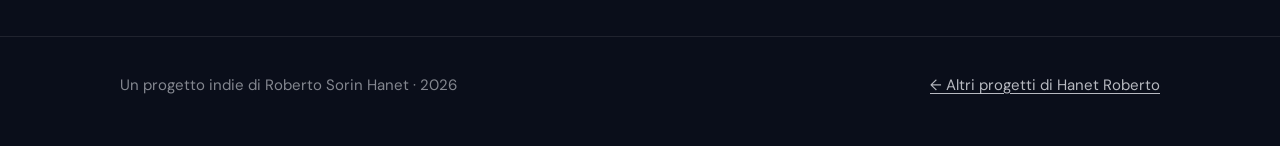
<file: cc/it/index.html>
<!doctype html>
<html lang="it">
<head>
<meta charset="utf-8">
<meta name="viewport" content="width=device-width, initial-scale=1">
<title>ConsensualCheck · Trinitas</title>
<meta name="description" content="Ogni anno perdiamo una guerra di cui nessuno parla. ConsensualCheck e Trinitas: un guardiano e un angelo custode che vivono nel tuo telefono e chiamano aiuto quando tu non puoi. Un progetto indie, open source e senza fondi che cerca volontari.">
<meta name="theme-color" content="#0A0E1A">
<link rel="canonical" href="https://hanetroberto-code.github.io/cc/it/">
<link rel="alternate" hreflang="en" href="https://hanetroberto-code.github.io/cc/">
<link rel="alternate" hreflang="it" href="https://hanetroberto-code.github.io/cc/it/">
<link rel="alternate" hreflang="x-default" href="https://hanetroberto-code.github.io/cc/">
<meta property="og:type" content="website">
<meta property="og:url" content="https://hanetroberto-code.github.io/cc/it/">
<meta property="og:locale" content="it_IT">
<meta property="og:title" content="ConsensualCheck · Trinitas — La guerra silenziosa">
<meta property="og:description" content="Un guardiano e un angelo custode nel tuo telefono. Un piccolo inizio contro una guerra di cui nessuno parla. Indie, open source, cerchiamo volontari.">
<meta property="og:image" content="https://hanetroberto-code.github.io/cc/assets/og.png">
<meta name="twitter:card" content="summary_large_image">
<link rel="icon" type="image/png" href="../assets/favicon.png">
<link rel="apple-touch-icon" href="../assets/touch-icon.png">
<link rel="preconnect" href="https://fonts.googleapis.com">
<link rel="preconnect" href="https://fonts.gstatic.com" crossorigin>
<link href="https://fonts.googleapis.com/css2?family=DM+Sans:opsz,wght@9..40,400;9..40,500;9..40,600;9..40,700&family=Fraunces:ital,opsz,wght@0,9..144,500;0,9..144,600;1,9..144,400;1,9..144,500&display=swap" rel="stylesheet">
<link rel="stylesheet" href="../cc.css">
</head>
<body>
<div class="sky" aria-hidden="true"></div>

<div class="help-strip">
  <strong>Sei in pericolo adesso?</strong> Chiama il <a href="tel:112"><strong>112</strong></a>.
  Bambini e ragazzi: <a href="tel:19696"><strong>19696</strong></a>.
  <a href="#aiuto">Altri numeri&nbsp;↓</a>
</div>

<header class="nav">
  <div class="wrap">
    <a class="brand" href="#top" aria-label="ConsensualCheck · Trinitas, torna su">
      <img src="../assets/logo.webp" alt="" width="34" height="34">
      <span>ConsensualCheck · Trinitas</span>
    </a>
    <div class="nav-right">
      <nav class="nav-links" aria-label="Sezioni">
        <a href="#storia">La storia</a>
        <a href="#numeri">I numeri</a>
        <a href="#cose">Cos'è</a>
      </nav>
      <div class="lang" aria-label="Lingua">
        <a href="../" hreflang="en" lang="en" title="Read in English">EN</a>
        <span aria-current="true">IT</span>
      </div>
      <a href="#unisciti" class="btn btn-primary btn-sm">Voglio aiutare</a>
    </div>
  </div>
</header>

<main id="top">

  <!-- HERO -->
  <div class="hero wrap">
    <div class="halo reveal"><img src="../assets/logo.webp" alt="Logo di ConsensualCheck: uno scudo con le ali" width="220" height="220"></div>
    <p class="eyebrow reveal">ConsensualCheck · Trinitas</p>
    <h1 class="reveal">Ogni anno perdiamo una guerra <span class="grad-text">di cui nessuno parla.</span></h1>
    <p class="lead reveal">Un guardiano e un angelo custode che vivono nel tuo telefono. Ascoltano solo se lo vuoi tu, e chiamano aiuto quando tu non puoi.</p>
    <div class="cta-row reveal">
      <a class="btn btn-primary" href="#storia">Leggi come è nato</a>
      <a class="btn btn-ghost" href="#unisciti">Cerchiamo persone come te</a>
    </div>
    <div class="chips reveal" aria-label="Il progetto">
      <span class="chip">Indie</span>
      <span class="chip">Open source</span>
      <span class="chip">Senza fondi</span>
      <span class="chip">Fatto da volontari</span>
    </div>
  </div>

  <hr class="divider">

  <!-- STORIA -->
  <section id="storia" aria-labelledby="storia-title">
    <div class="wrap">
      <div class="story">
        <p class="kicker reveal">Come è nato</p>
        <h2 id="storia-title" class="reveal" style="margin-bottom:36px">Tutto è cominciato da una frase sentita troppe volte.</h2>
        <p class="reveal">Dopo qualche delusione nella vita, mi sono ritrovato a riflettere su frasi che si sentono spesso in giro. Al bar, tra amici, sui social. Questa, più di tutte:</p>
        <blockquote class="quote reveal">
          «Stai attento: lei è una donna. Se non le fai tutti i piaceri può rovinarti. E alla società la tua versione non importa più: lei può dire quello che vuole.»
          <small>— una frase sentita in giro, tante volte</small>
        </blockquote>
        <p class="reveal">Così ho pensato: <strong>gli uomini hanno bisogno di uno strumento per tutelarsi.</strong> Qualcosa che dica con chiarezza cosa è successo davvero, e cosa due persone si erano dette. E ho cominciato a costruirlo.</p>
        <p class="turn reveal">Mentre lo costruivo, ho capito che mi sbagliavo. Per difetto.</p>
        <p class="reveal">Non sono solo gli uomini ad aver bisogno di protezione. Sono i bambini che spariscono. Le donne uccise in casa da chi diceva di amarle. Le persone che se ne vanno in silenzio perché nessuno si è accorto che stavano male. <strong>È l'umanità intera ad aver bisogno di uno strumento che la aiuti a tutelarsi.</strong></p>
        <p class="sign reveal">— Roberto</p>
      </div>
    </div>
  </section>

  <hr class="divider">

  <!-- NUMERI -->
  <section id="numeri" aria-labelledby="numeri-title">
    <div class="wrap">
      <p class="kicker reveal">La guerra silenziosa</p>
      <h2 id="numeri-title" class="reveal">I numeri che non vanno al telegiornale.</h2>
      <p class="section-intro reveal">Sono i dati più recenti delle Nazioni Unite, dell'Organizzazione Mondiale della Sanità e dell'FBI. Ogni numero è una persona.</p>

      <div class="stats">
        <article class="stat reveal">
          <span class="dot" style="background:var(--amber)" aria-hidden="true"></span>
          <div class="stat-value"><span class="count" data-to="323767">323.767</span></div>
          <div class="stat-label">segnalazioni di bambini e ragazzi scomparsi nel 2025, solo negli Stati Uniti</div>
          <p class="stat-note">Quasi 900 al giorno. La maggior parte torna a casa. Ma alla fine dell'anno più di 21.000 minori risultavano ancora dispersi.</p>
          <div class="stat-src">FBI, registro NCIC 2025 <a href="#fonte-1">[1]</a></div>
        </article>
        <article class="stat reveal">
          <span class="dot" style="background:var(--purple)" aria-hidden="true"></span>
          <div class="stat-value"><span class="count" data-to="727000">727.000</span></div>
          <div class="stat-label">persone che si tolgono la vita ogni anno nel mondo</div>
          <p class="stat-note">Spesso dietro c'è una depressione che nessuno ha visto. La maggior parte sono uomini, che raramente chiedono aiuto. È un fallimento silenzioso di tutti noi.</p>
          <div class="stat-src">Organizzazione Mondiale della Sanità <a href="#fonte-2">[2]</a></div>
        </article>
        <article class="stat reveal">
          <span class="dot" style="background:var(--rose)" aria-hidden="true"></span>
          <div class="stat-value"><span class="count" data-to="83000">83.000</span></div>
          <div class="stat-label">donne e ragazze uccise nel 2024</div>
          <p class="stat-note">50.000 di loro per mano del partner o di un familiare: <strong>137 al giorno</strong>, una ogni dieci minuti. Il luogo più pericoloso, per loro, è la casa.</p>
          <div class="stat-src">UNODC e UN Women <a href="#fonte-3">[3]</a></div>
        </article>
        <article class="stat reveal">
          <span class="dot" style="background:var(--cyan)" aria-hidden="true"></span>
          <div class="stat-value"><span class="count" data-to="1">1</span><span class="unit">miliardo</span></div>
          <div class="stat-label">di bambini subiscono violenza ogni anno</div>
          <p class="stat-note">Fisica, sessuale o psicologica: è un bambino su due nel mondo. Circa 40.000 di loro, ogni anno, vengono uccisi.</p>
          <div class="stat-src">Organizzazione Mondiale della Sanità, UNICEF <a href="#fonte-4">[4]</a></div>
        </article>
      </div>

      <div class="compare reveal">
        <h3>Ogni anno, in silenzio, perdiamo più di 800.000 vite.</h3>
        <p class="compare-sub">Ora mettile accanto a tutte le vittime di tutte le guerre del mondo, nel 2025: uno degli anni più sanguinosi degli ultimi trent'anni.</p>

        <div class="chart" id="chart" role="img" aria-label="Confronto: guerra silenziosa, oltre 810.000 morti all'anno, contro tutte le guerre del 2025, circa 244.600 morti.">
          <div class="chart-row row-silent">
            <div class="chart-name">La guerra silenziosa<span>suicidi e donne uccise, in un anno</span></div>
            <div class="track">
              <div class="grid" aria-hidden="true"><i></i><i></i><i></i><i></i></div>
              <div class="bar accent" style="--w:90%" tabindex="0"
                   data-tip="<b>Oltre 810.000 vite all'anno</b><br>727.000 suicidi + 83.000 donne e ragazze uccise. Senza contare i bambini."></div>
              <span class="bar-label" style="--w:90%">810.000+</span>
            </div>
          </div>
          <div class="chart-row row-war">
            <div class="chart-name">Tutte le guerre<span>nel mondo, nel 2025</span></div>
            <div class="track">
              <div class="grid" aria-hidden="true"><i></i><i></i><i></i><i></i></div>
              <div class="bar muted" style="--w:27.2%" tabindex="0"
                   data-tip="<b>Circa 244.600 vittime</b><br>Ucraina, Sudan, Gaza e tutti gli altri conflitti armati del 2025."></div>
              <span class="bar-label" style="--w:27.2%">244.600</span>
            </div>
          </div>
          <div class="axis" aria-hidden="true">
            <span></span>
            <div class="axis-ticks"><span style="left:0">0</span><span style="left:33.333%">300.000</span><span style="left:66.667%">600.000</span><span style="left:100%">900.000</span></div>
          </div>
          <div class="chart-tip" id="chart-tip" role="tooltip"></div>
        </div>

        <table class="sr-only">
          <caption>Vittime in un anno</caption>
          <tr><th scope="row">Guerra silenziosa (suicidi e donne uccise)</th><td>oltre 810.000</td></tr>
          <tr><th scope="row">Tutte le guerre del 2025</th><td>circa 244.600</td></tr>
        </table>

        <p class="compare-punch">Le guerre sono una tragedia enorme. Eppure le loro vittime non arrivano nemmeno a <em>un terzo</em> di quelle per cui, forse, un semplice strumento può fare qualcosa.</p>
        <p class="compare-punch" style="margin-top:14px;color:var(--ink-2)">O almeno, può essere un inizio.</p>
        <p class="compare-foot">Le guerre: Uppsala Conflict Data Program, 2025 <a href="#fonte-5">[5]</a>. La barra della guerra silenziosa somma solo suicidi e donne e ragazze uccise; i bambini uccisi, le persone scomparse e chi vive nella violenza non sono nemmeno contati.</p>
      </div>
    </div>
  </section>

  <hr class="divider">

  <!-- COS'E' -->
  <section id="cose" aria-labelledby="cose-title">
    <div class="wrap">
      <p class="imagine reveal">Immagina di avere, nel telefono, qualcuno che ti vuole bene e ti tiene d'occhio. <span>Non ti spia. Non racconta niente a nessuno. Sta lì, in silenzio. E se un giorno hai paura, è pronto.</span></p>

      <div style="margin-top:clamp(64px,9vw,110px)">
        <p class="kicker reveal">Cos'è</p>
        <h2 id="cose-title" class="reveal">Due amici che lavorano insieme, per proteggerti.</h2>
      </div>

      <div class="duo">
        <article class="persona cc reveal">
          <div class="icon" aria-hidden="true">
            <svg width="28" height="28" viewBox="0 0 24 24" fill="none" stroke="currentColor" stroke-width="1.8" stroke-linecap="round" stroke-linejoin="round"><path d="M12 3l7 3v6c0 4.5-3 7.8-7 9-4-1.2-7-4.5-7-9V6l7-3z"/><path d="M9 12l2 2 4-4"/></svg>
          </div>
          <h3>ConsensualCheck</h3>
          <p class="role">Il guardiano silenzioso</p>
          <p>Vive nel tuo telefono e, solo se lo accendi tu, ascolta. Se hai paura e dici «aiuto», anche sottovoce, anche con il telefono in tasca, lui capisce.</p>
          <p>Avvisa le persone di cui ti fidi, dice dove sei e, se serve, chiama i soccorsi. Intanto conserva quello che succede, così nessuno potrà dire che non è vero.</p>
        </article>
        <article class="persona tr reveal">
          <div class="icon" aria-hidden="true">
            <svg width="28" height="28" viewBox="0 0 24 24" fill="none" stroke="currentColor" stroke-width="1.8" stroke-linecap="round" stroke-linejoin="round"><path d="M12 21c-1.5-2-2-4-2-6m2 6c1.5-2 2-4 2-6"/><path d="M10 15C6 15 3 12 2 7c3 1 6 2 8 5"/><path d="M14 15c4 0 7-3 8-8-3 1-6 2-8 5"/><circle cx="12" cy="5" r="2.2"/></svg>
          </div>
          <h3>Trinitas</h3>
          <p class="role">L'angelo custode</p>
          <p>È la parte che ti conosce. Con il tempo impara come parli, come stai di solito, cosa ti fa stare bene. Così si accorge quando qualcosa non va, anche se tu non lo dici.</p>
          <p>Non ti giudica, non ti vende niente, non ti riempie di domande. Parla solo quando serve. E arriva prima che sia troppo tardi.</p>
        </article>
      </div>

      <div class="features">
        <div class="feature reveal">
          <svg viewBox="0 0 24 24" fill="none" stroke="currentColor" stroke-width="1.8" stroke-linecap="round" stroke-linejoin="round" aria-hidden="true"><path d="M12 2a3 3 0 0 0-3 3v7a3 3 0 0 0 6 0V5a3 3 0 0 0-3-3z"/><path d="M19 10v2a7 7 0 0 1-14 0v-2M12 19v3"/></svg>
          <h4>Chiede aiuto per te</h4>
          <p>Basta una parola. Le persone giuste sanno subito che hai bisogno di loro, e dove trovarti.</p>
        </div>
        <div class="feature reveal">
          <svg viewBox="0 0 24 24" fill="none" stroke="currentColor" stroke-width="1.8" stroke-linecap="round" stroke-linejoin="round" aria-hidden="true"><path d="M3 12h3l2-6 4 12 3-9 2 3h4"/></svg>
          <h4>Si accorge dei segnali</h4>
          <p>Se qualcuno urla vicino a te, o se la tua voce è diversa dal solito, lo nota. Anche quando tu non riesci a dirlo.</p>
        </div>
        <div class="feature reveal">
          <svg viewBox="0 0 24 24" fill="none" stroke="currentColor" stroke-width="1.8" stroke-linecap="round" stroke-linejoin="round" aria-hidden="true"><rect x="4" y="10" width="16" height="11" rx="2"/><path d="M8 10V7a4 4 0 0 1 8 0v3"/></svg>
          <h4>Tiene le prove al sicuro</h4>
          <p>Quello che registra viene sigillato con data e ora. Dopo, nessuno può cambiarlo. Nemmeno tu.</p>
        </div>
        <div class="feature reveal">
          <svg viewBox="0 0 24 24" fill="none" stroke="currentColor" stroke-width="1.8" stroke-linecap="round" stroke-linejoin="round" aria-hidden="true"><path d="M2 12C2 6.5 6.5 2 12 2a10 10 0 0 1 8 4"/><path d="M5 19.5C5.5 18 6 15 6 12c0-.7.12-1.37.34-2"/><path d="M17.29 21.02c.12-.6.43-2.3.5-3.02"/><path d="M12 10a2 2 0 0 0-2 2c0 1.02-.1 2.51-.26 4"/><path d="M8.65 22c.21-.66.45-1.32.57-2"/><path d="M14 13.12c0 2.38 0 6.38-1 8.88"/><path d="M2 16h.01"/><path d="M21.8 16c.2-2 .131-5.354 0-6"/><path d="M9 6.8a6 6 0 0 1 9 5.2c0 .47 0 1.17-.02 2"/></svg>
          <h4>Patti chiari, firmati in due</h4>
          <p>Quando due persone si accordano su qualcosa di importante, un lavoro, un affitto, una relazione, possono dirsi «sì» in modo chiaro, con la propria impronta. E un sì si può sempre ritirare.</p>
        </div>
        <div class="feature reveal">
          <svg viewBox="0 0 24 24" fill="none" stroke="currentColor" stroke-width="1.8" stroke-linecap="round" stroke-linejoin="round" aria-hidden="true"><path d="M14 3H7a2 2 0 0 0-2 2v14a2 2 0 0 0 2 2h10a2 2 0 0 0 2-2V8z"/><path d="M14 3v5h5M9 13h6M9 17h4"/></svg>
          <h4>Ti spiega cosa firmi</h4>
          <p>Prima di firmare un contratto, Trinitas te lo racconta con parole semplici e ti dice dove fare attenzione.</p>
        </div>
        <div class="feature reveal">
          <svg viewBox="0 0 24 24" fill="none" stroke="currentColor" stroke-width="1.8" stroke-linecap="round" stroke-linejoin="round" aria-hidden="true"><rect x="6" y="2" width="12" height="20" rx="3"/><path d="M11 18h2"/><path d="M3 3l18 18" opacity=".55"/></svg>
          <h4>Funziona senza internet</h4>
          <p>Tutto succede dentro il tuo telefono. Nessun server lontano che ascolta, nessuno che legge i tuoi segreti.</p>
        </div>
      </div>
    </div>
  </section>

  <hr class="divider">

  <!-- PROMESSE -->
  <section id="promesse" aria-labelledby="promesse-title">
    <div class="wrap">
      <p class="kicker reveal">Le nostre promesse</p>
      <h2 id="promesse-title" class="reveal">Cinque cose che non cambieranno mai.</h2>
      <div class="promises">
        <div class="promise reveal"><b>Tutto resta nel tuo telefono.</b><span>La tua voce, i tuoi ricordi, le tue prove sono tuoi. Non li vede nessun altro.</span></div>
        <div class="promise reveal"><b>Niente senza il tuo sì.</b><span>Si accende solo se lo vuoi tu, e lo spegni quando vuoi.</span></div>
        <div class="promise reveal"><b>Protegge, non sorveglia.</b><span>È dalla tua parte. Non controlla gli altri e non è la polizia.</span></div>
        <div class="promise reveal"><b>Non prende il posto di nessuno.</b><span>Né del 112, né di un medico, né di uno psicologo. Ti aiuta ad arrivarci prima.</span></div>
        <div class="promise reveal"><b>Per tutti.</b><span>Il sogno è che sia gratuito, come una cintura di sicurezza. Un diritto, non un prodotto.</span></div>
      </div>
    </div>
  </section>

  <hr class="divider">

  <!-- A CHE PUNTO SIAMO -->
  <section id="punto" aria-labelledby="punto-title">
    <div class="wrap">
      <p class="kicker reveal">A che punto siamo</p>
      <h2 id="punto-title" class="reveal" style="margin-bottom:40px">Funziona già. Ma da solo non basta.</h2>
      <div class="status-grid">
        <div class="status-text reveal">
          <p>Oggi ConsensualCheck e Trinitas sono un <strong>prototipo che funziona davvero</strong>, su un telefono Android. Ascolta, capisce quando chiedi aiuto, riconosce la tua voce e parla con te senza internet. Per ora parla italiano.</p>
          <p>Non è ancora scaricabile. Prima di metterlo nelle mani di chi ha paura deve essere provato nel mondo reale, controllato da esperti e reso semplice per chiunque.</p>
          <p><strong>Finora l'ho costruito quasi da solo. Adesso serve una squadra.</strong></p>
        </div>
        <ul class="checklist reveal" aria-label="Stato del progetto">
          <li><span class="st ok">FATTO</span>Capisce quando chiedi aiuto, anche a voce bassa</li>
          <li><span class="st ok">FATTO</span>Riconosce la tua voce da quella degli altri</li>
          <li><span class="st ok">FATTO</span>Sigilla le prove con data e ora certificate</li>
          <li><span class="st ok">FATTO</span>Firma con l'impronta digitale</li>
          <li><span class="st ok">FATTO</span>Trinitas pensa e risponde senza internet</li>
          <li><span class="st wip">IN PROVA</span>Messaggi, posizione e chiamata d'emergenza nel mondo reale</li>
          <li><span class="st wip">IN PROVA</span>Firma a due, tra telefoni diversi</li>
          <li><span class="st todo">SERVE AIUTO</span>Verifica di esperti: sicurezza, legge, psicologia</li>
          <li><span class="st todo">SERVE AIUTO</span>Altre lingue, altri paesi</li>
          <li><span class="st todo">SERVE AIUTO</span>Renderlo disponibile a tutti</li>
        </ul>
      </div>
    </div>
  </section>

  <hr class="divider">

  <!-- UNISCITI -->
  <section id="unisciti" aria-labelledby="unisciti-title">
    <div class="wrap">
      <div class="join-head">
        <p class="kicker reveal">Unisciti</p>
        <h2 id="unisciti-title" class="reveal">Non serve saper programmare. Serve capire.</h2>
        <p class="section-intro reveal">Cerchiamo volontari di ogni tipo per migliorarlo e renderlo reale, disponibile per chiunque ne abbia bisogno. Se hai letto fin qui e hai sentito qualcosa, probabilmente sei una di loro.</p>
      </div>

      <div class="indie reveal">
        <div>
          <h3>Nessun investitore. Nessun budget. Solo persone.</h3>
          <div class="chips">
            <span class="chip">Indie</span>
            <span class="chip">Open source</span>
            <span class="chip">Senza fondi</span>
          </div>
        </div>
        <div>
          <p>ConsensualCheck è un <strong>progetto indipendente e open source</strong>. Non abbiamo fondi, non abbiamo sponsor e non abbiamo soldi per pagare nessuno.</p>
          <p>Per questo cerchiamo <strong>volontari</strong>: persone che regalano un po' del loro tempo e delle loro capacità perché credono che uno strumento così debba esistere. Il codice sarà di tutti.</p>
          <p>Ogni ora che ci regali vale più di qualsiasi finanziamento.</p>
        </div>
      </div>

      <div class="roles">
        <div class="role-card reveal"><span class="emoji" aria-hidden="true">💻</span><h4>Sviluppatori</h4><p>App mobili, intelligenza artificiale sul telefono, sicurezza.</p></div>
        <div class="role-card reveal"><span class="emoji" aria-hidden="true">🧠</span><h4>Psicologi e terapeuti</h4><p>Per capire i segnali giusti e parlare nel modo giusto.</p></div>
        <div class="role-card reveal"><span class="emoji" aria-hidden="true">⚖️</span><h4>Avvocati e giuristi</h4><p>Privacy, consenso, valore legale delle prove e delle firme.</p></div>
        <div class="role-card reveal"><span class="emoji" aria-hidden="true">🤝</span><h4>Centri antiviolenza e operatori</h4><p>Chi ogni giorno sta accanto a chi ha paura sa cosa serve davvero.</p></div>
        <div class="role-card reveal"><span class="emoji" aria-hidden="true">🍎</span><h4>Insegnanti, educatori, genitori</h4><p>Perché anche un bambino di dieci anni sappia usarlo.</p></div>
        <div class="role-card reveal"><span class="emoji" aria-hidden="true">🎨</span><h4>Designer e illustratori</h4><p>Per renderlo semplice, caldo, mai spaventoso.</p></div>
        <div class="role-card reveal"><span class="emoji" aria-hidden="true">🌍</span><h4>Traduttori</h4><p>Ogni lingua in più è un paese in più da proteggere.</p></div>
        <div class="role-card reveal"><span class="emoji" aria-hidden="true">📱</span><h4>Tester</h4><p>Hai un telefono Android e un po' di pazienza? Ci servi.</p></div>
        <div class="role-card reveal"><span class="emoji" aria-hidden="true">💬</span><h4>Chi ci è passato</h4><p>Raccontaci cosa ti sarebbe servito. Con tutto il rispetto e la riservatezza del mondo.</p></div>
        <div class="role-card reveal"><span class="emoji" aria-hidden="true">📣</span><h4>Chi sa raccontare</h4><p>Giornalisti, creator, scrittori: aiutaci a far conoscere la guerra silenziosa.</p></div>
        <div class="role-card reveal"><span class="emoji" aria-hidden="true">🔧</span><h4>Maker e hardware</h4><p>Un giorno potrebbe diventare un piccolo dispositivo da indossare.</p></div>
        <div class="role-card reveal"><span class="emoji" aria-hidden="true">🌱</span><h4>Fondazioni e sostenitori</h4><p>Per renderlo gratuito, per sempre, per chi ne ha bisogno.</p></div>
      </div>

      <div class="join-cta reveal">
        <h3>Vuoi far parte di qualcosa di più grande di tutti noi?</h3>
        <p>Lascia i tuoi contatti nel modulo e scrivi nei commenti cosa ti piacerebbe fare. Ci vuole un minuto, e rispondo a tutti.</p>
        <div class="cta-row">
          <a class="btn btn-primary" href="https://docs.google.com/forms/d/e/1FAIpQLSculgVX4TFJqkhh818uHS9VNE9fabQmpB4rMeYdoSx0eNuXFA/viewform" target="_blank" rel="noopener">Diventa volontario</a>
          <a class="btn btn-ghost" href="https://mail.google.com/mail/?view=cm&amp;to=hanetroberto@gmail.com&amp;su=Voglio%20aiutare%20ConsensualCheck" target="_blank" rel="noopener">Scrivimi</a>
        </div>
        <span class="mail-alt">oppure <a href="mailto:hanetroberto@gmail.com?subject=Voglio%20aiutare%20ConsensualCheck">hanetroberto@gmail.com</a> · <a href="https://www.linkedin.com/in/roberto-hanet/" target="_blank" rel="noopener">LinkedIn</a></span>
      </div>
    </div>
  </section>

  <hr class="divider">

  <!-- AIUTO ADESSO -->
  <section id="aiuto" aria-labelledby="aiuto-title">
    <div class="wrap">
      <div class="helpbox reveal">
        <h2 id="aiuto-title">Hai bisogno di aiuto adesso?</h2>
        <p>ConsensualCheck non è ancora disponibile. Ma tu non sei da solo, non sei da sola. Queste persone rispondono, sempre, e non devi pagare niente.</p>
        <div class="lines">
          <a class="line" href="tel:112"><span class="num">112</span><span class="who">Emergenze</span><span class="when">Se sei in pericolo adesso. In tutta Europa, 24 ore su 24.</span></a>
          <a class="line" href="tel:19696"><span class="num">19696</span><span class="who">Telefono Azzurro</span><span class="when">Per bambini e ragazzi. Puoi chiamare o chattare, 24 ore su 24.</span></a>
          <a class="line" href="tel:1522"><span class="num">1522</span><span class="who">Antiviolenza e stalking</span><span class="when">Gratuito e anonimo, 24 ore su 24.</span></a>
          <a class="line" href="tel:+390223272327"><span class="num" style="font-size:24px">02 2327 2327</span><span class="who">Telefono Amico</span><span class="when">Se stai male e vuoi parlare con qualcuno che ascolta.</span></a>
        </div>
        <p class="elsewhere">Non sei in Italia? Trova il numero del tuo paese su <a href="https://findahelpline.com" target="_blank" rel="noopener">findahelpline.com</a>.</p>
      </div>
    </div>
  </section>

  <!-- FONTI -->
  <section class="sources" aria-labelledby="fonti-title" style="padding-top:0">
    <div class="wrap">
      <h2 id="fonti-title">Fonti</h2>
      <ol>
        <li id="fonte-1">FBI, <a href="https://le.fbi.gov/file-repository/2025-ncic-missing-person-and-unidentified-person-statistics.pdf" target="_blank" rel="noopener">2025 NCIC Missing Person and Unidentified Person Statistics</a>: 323.767 segnalazioni di persone tra 0 e 17 anni inserite nel 2025; 21.487 minori ancora scomparsi al 31/12/2025. Uno stesso ragazzo può essere segnalato più volte nello stesso anno.</li>
        <li id="fonte-2">Organizzazione Mondiale della Sanità, <a href="https://www.who.int/news-room/fact-sheets/detail/suicide" target="_blank" rel="noopener">Suicide, fact sheet</a>: 727.000 morti per suicidio nel 2021, ultimo anno stimato.</li>
        <li id="fonte-3">UNODC e UN Women, <a href="https://www.unwomen.org/en/digital-library/publications/2025/11/femicides-in-2024-global-estimates-of-intimate-partner-family-member-femicides" target="_blank" rel="noopener">Femicides in 2024</a>, novembre 2025.</li>
        <li id="fonte-4">OMS, UNICEF, UNESCO e altri, <a href="https://www.unicef.org/press-releases/countries-failing-prevent-violence-against-children-agencies-warn" target="_blank" rel="noopener">Global status report on preventing violence against children</a>, 2020: fino a 1 miliardo di bambini tra 2 e 17 anni subisce violenza ogni anno; circa 40.000 minori vittime di omicidio (stima 2017).</li>
        <li id="fonte-5">Uppsala Conflict Data Program, <a href="https://www.uu.se/en/press/press-releases/2026/2026-06-09-ucdp-record-number-of-conflicts-between-states" target="_blank" rel="noopener">Organized violence 1989–2025</a>, giugno 2026: circa 244.600 morti per violenza organizzata nel 2025.</li>
      </ol>
    </div>
  </section>
</main>

<footer>
  <div class="wrap">
    <span>Un progetto indie di Roberto Sorin Hanet · 2026</span>
    <a href="../../">← Altri progetti di Hanet Roberto</a>
  </div>
</footer>

<script src="../cc.js"></script>
</body>
</html>
</file>
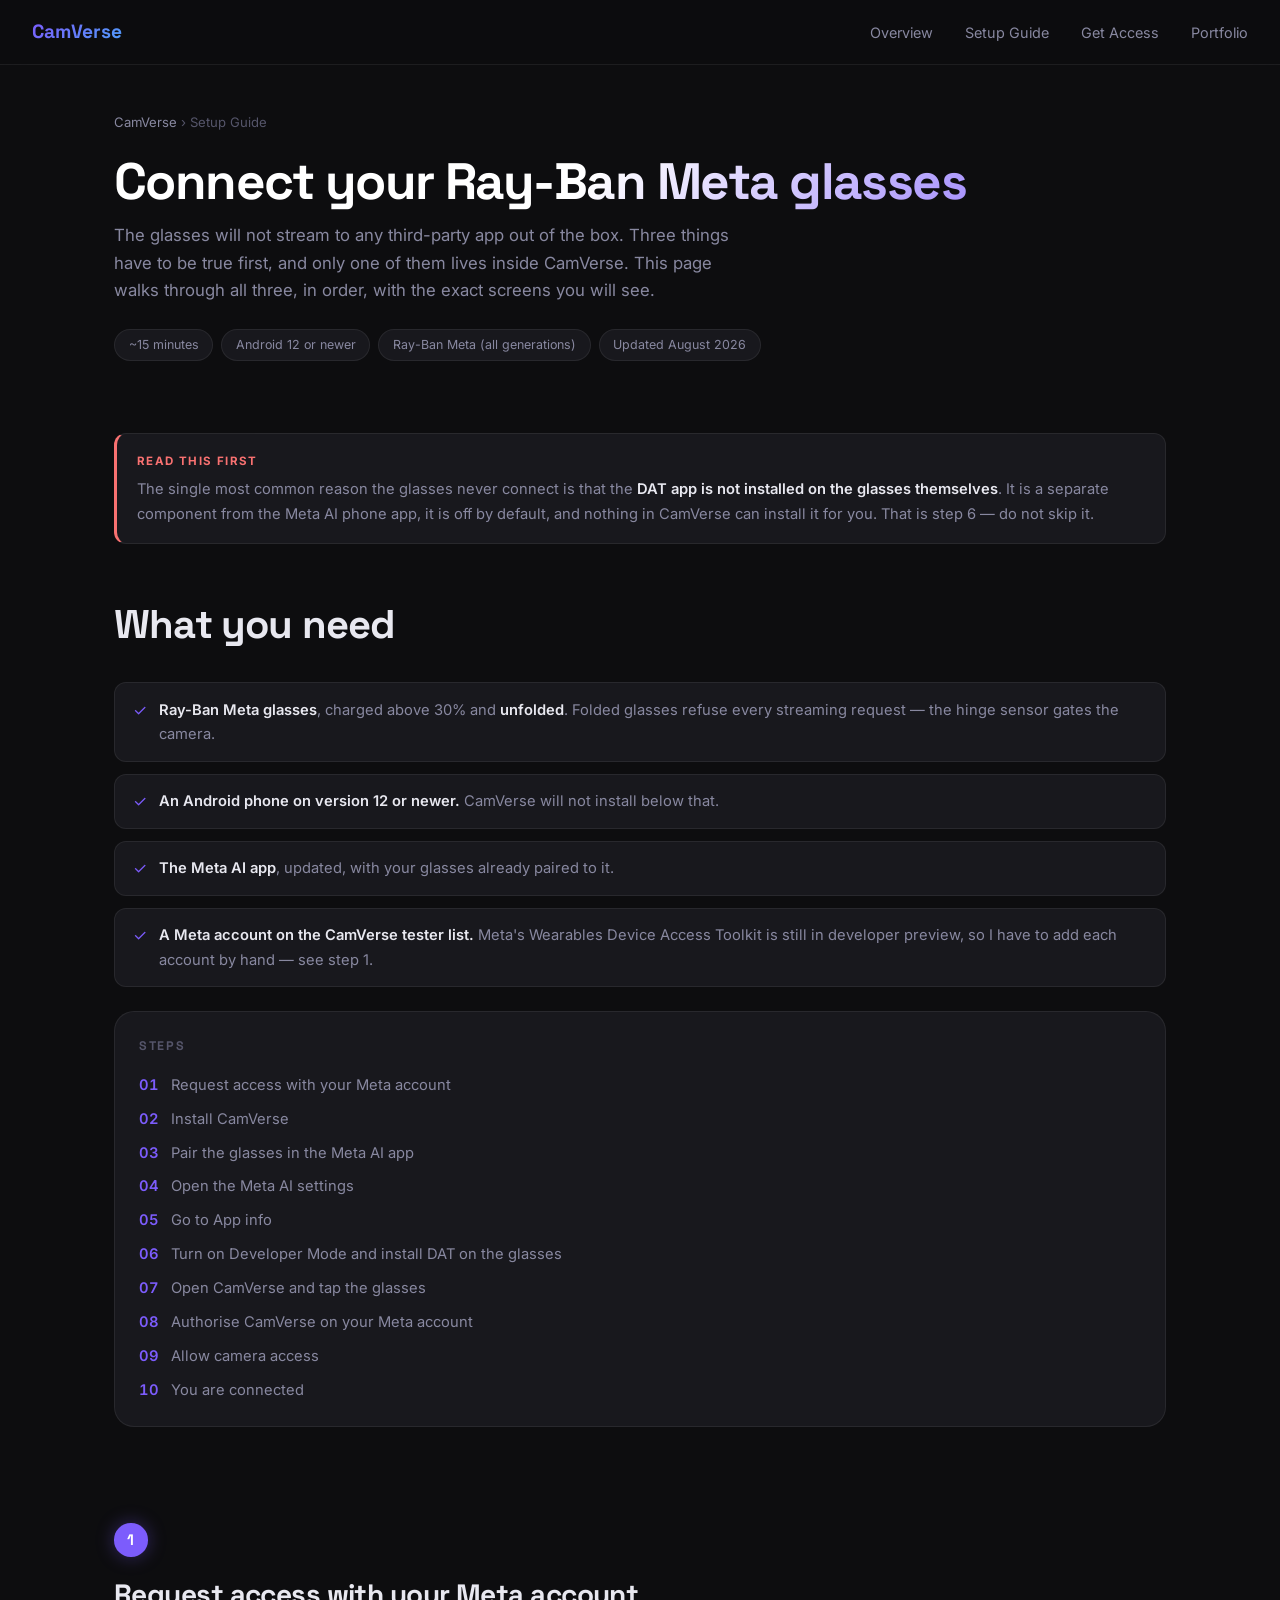
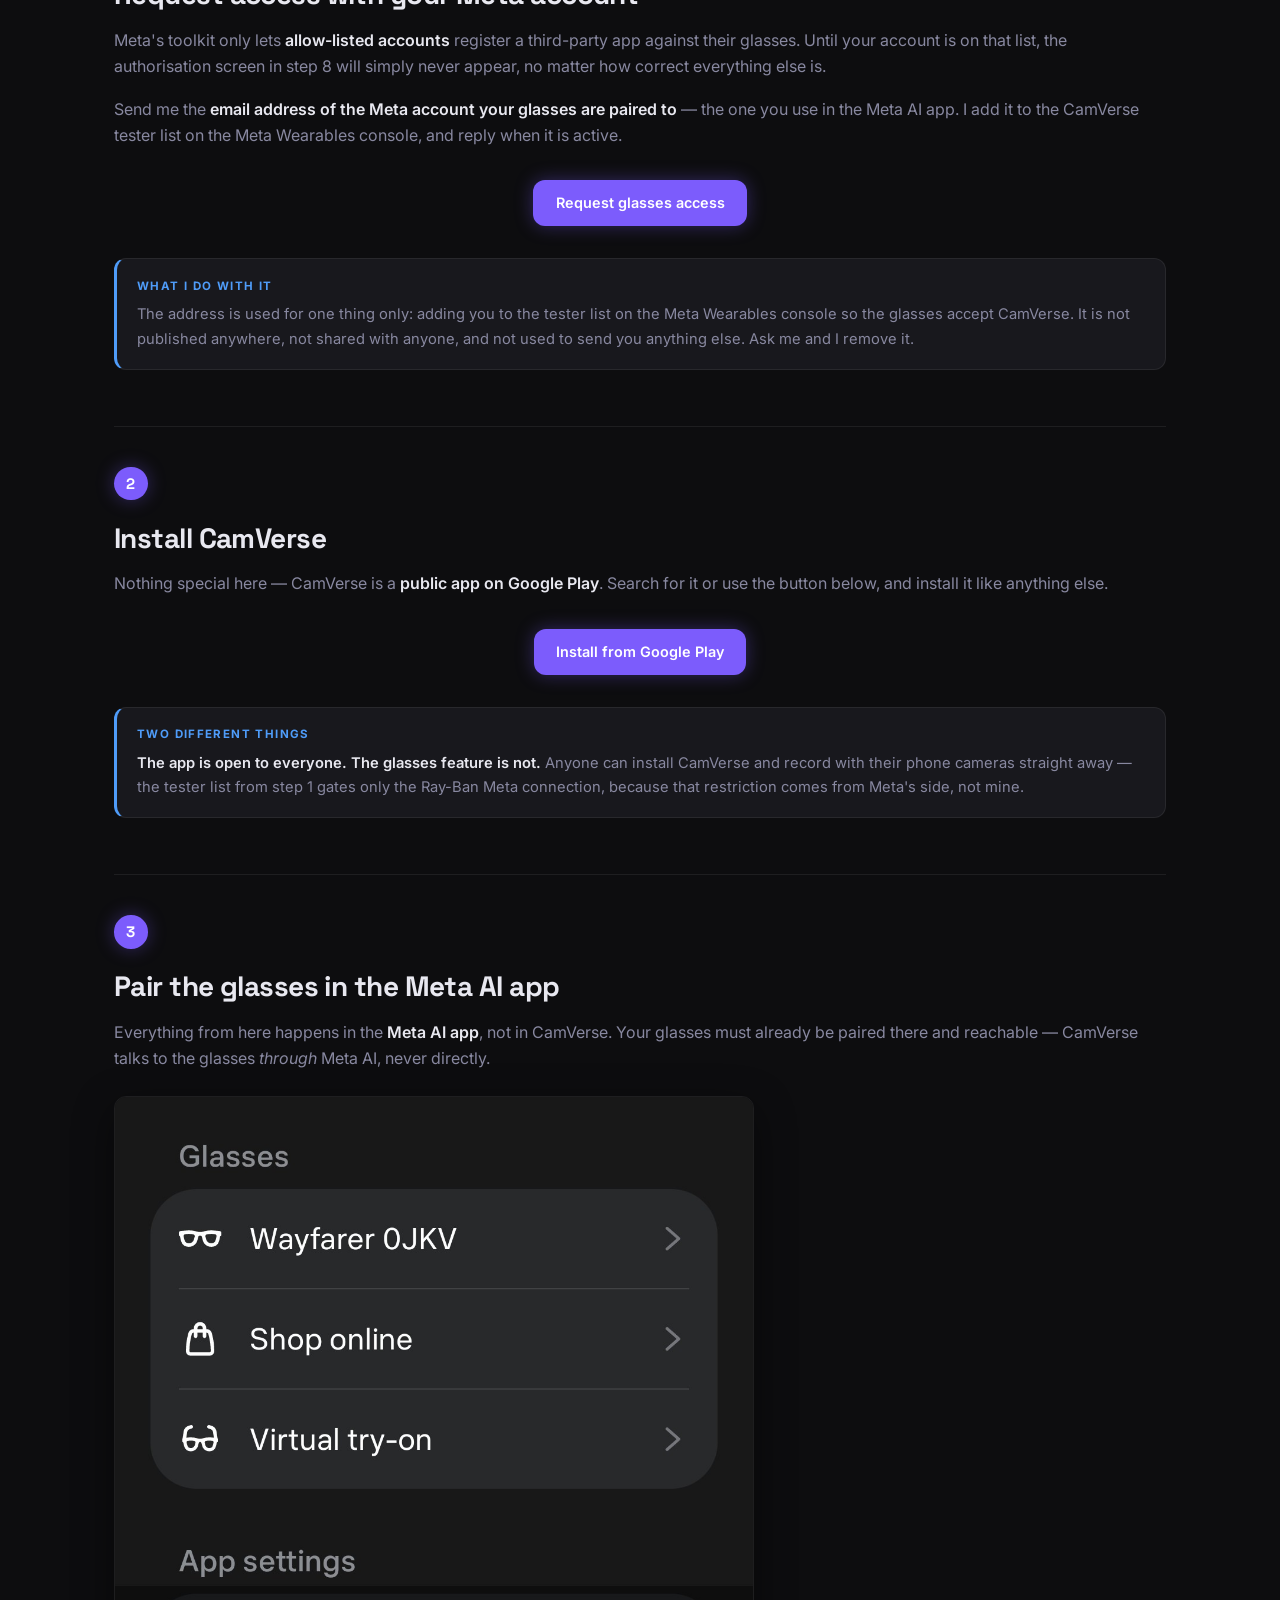
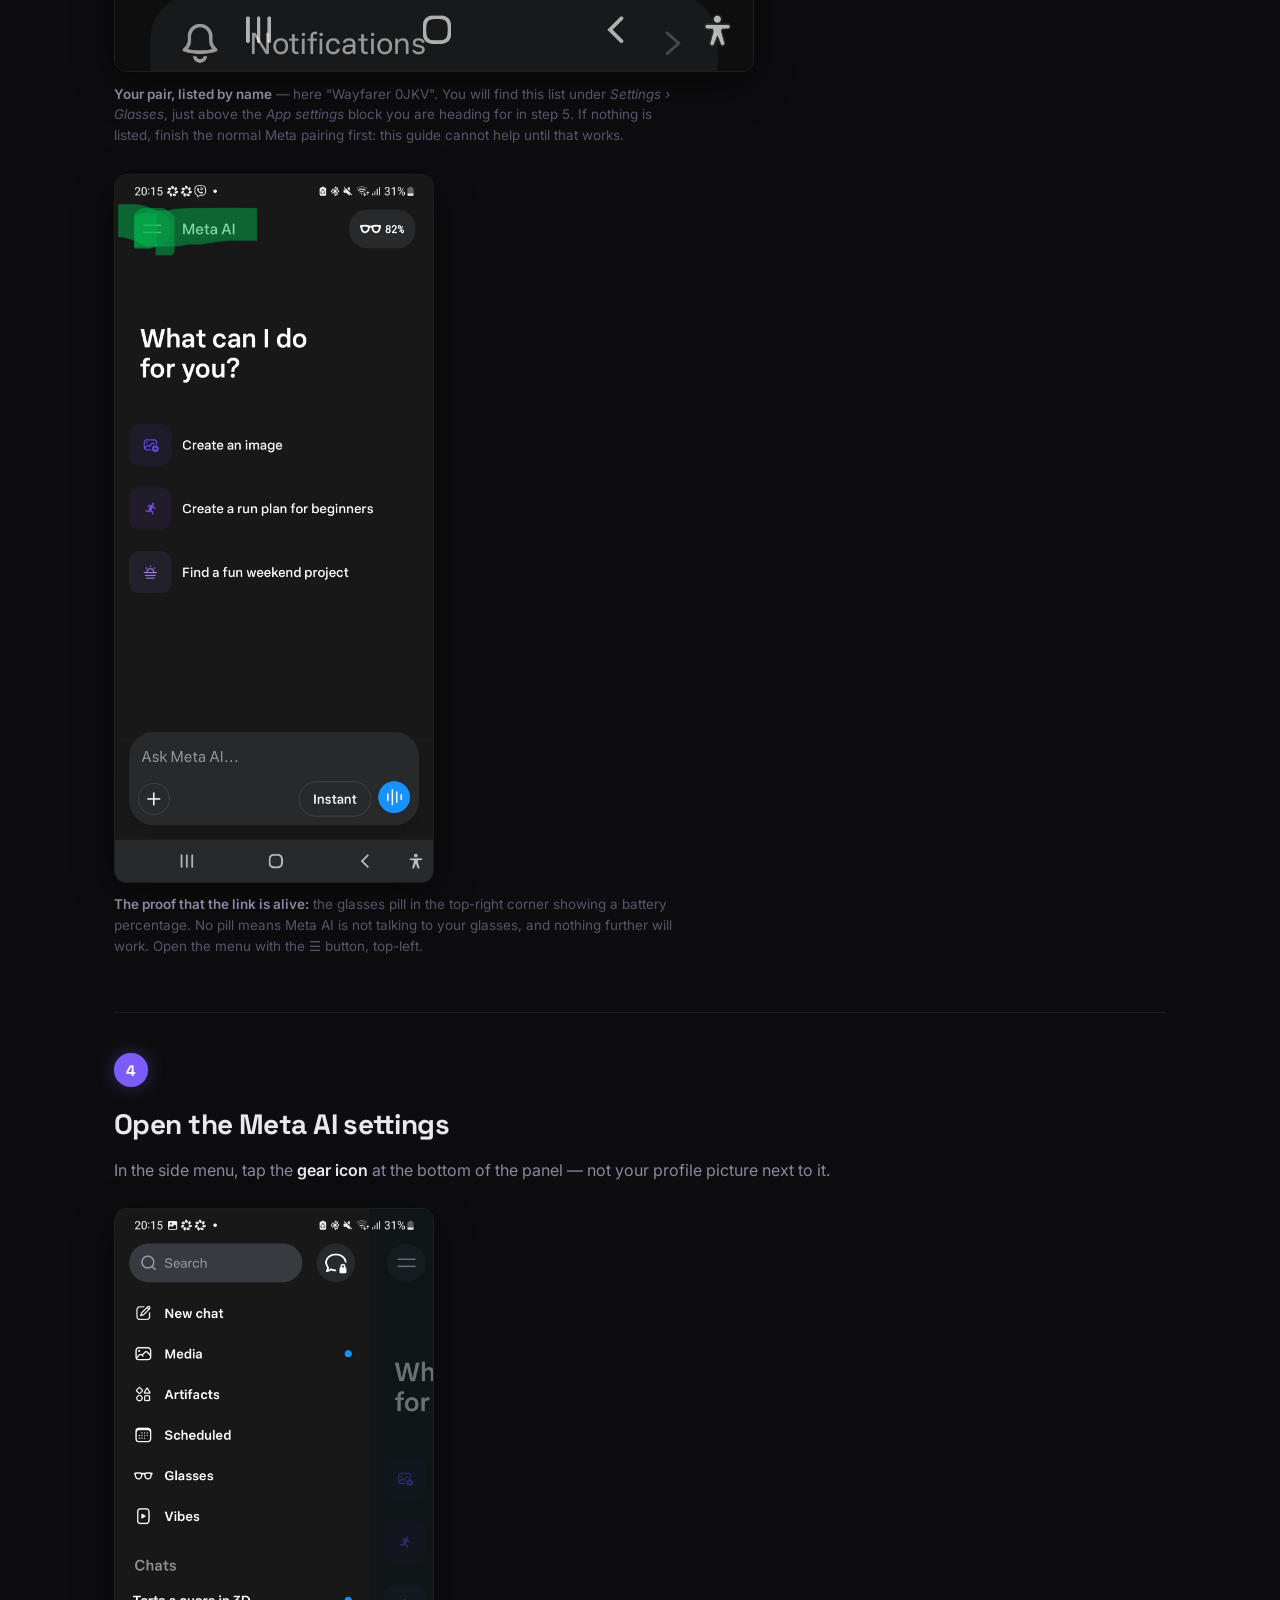
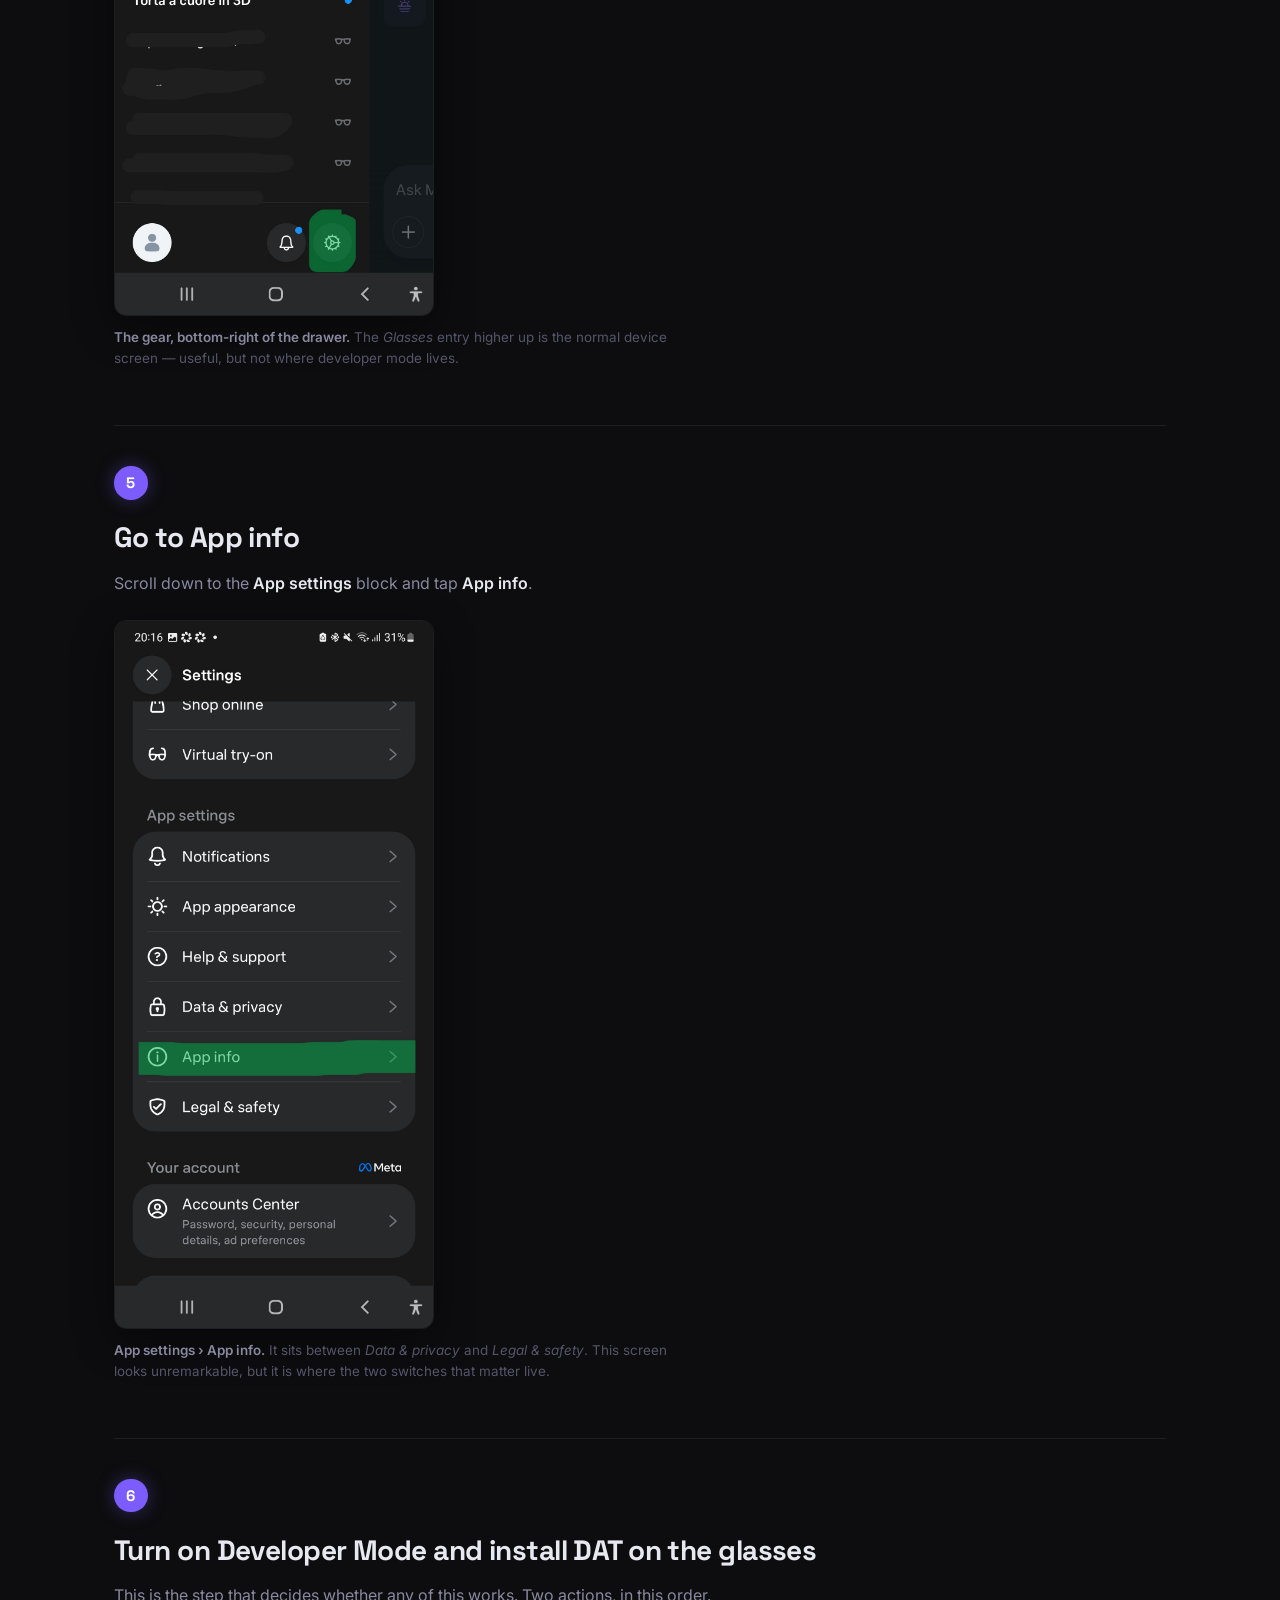
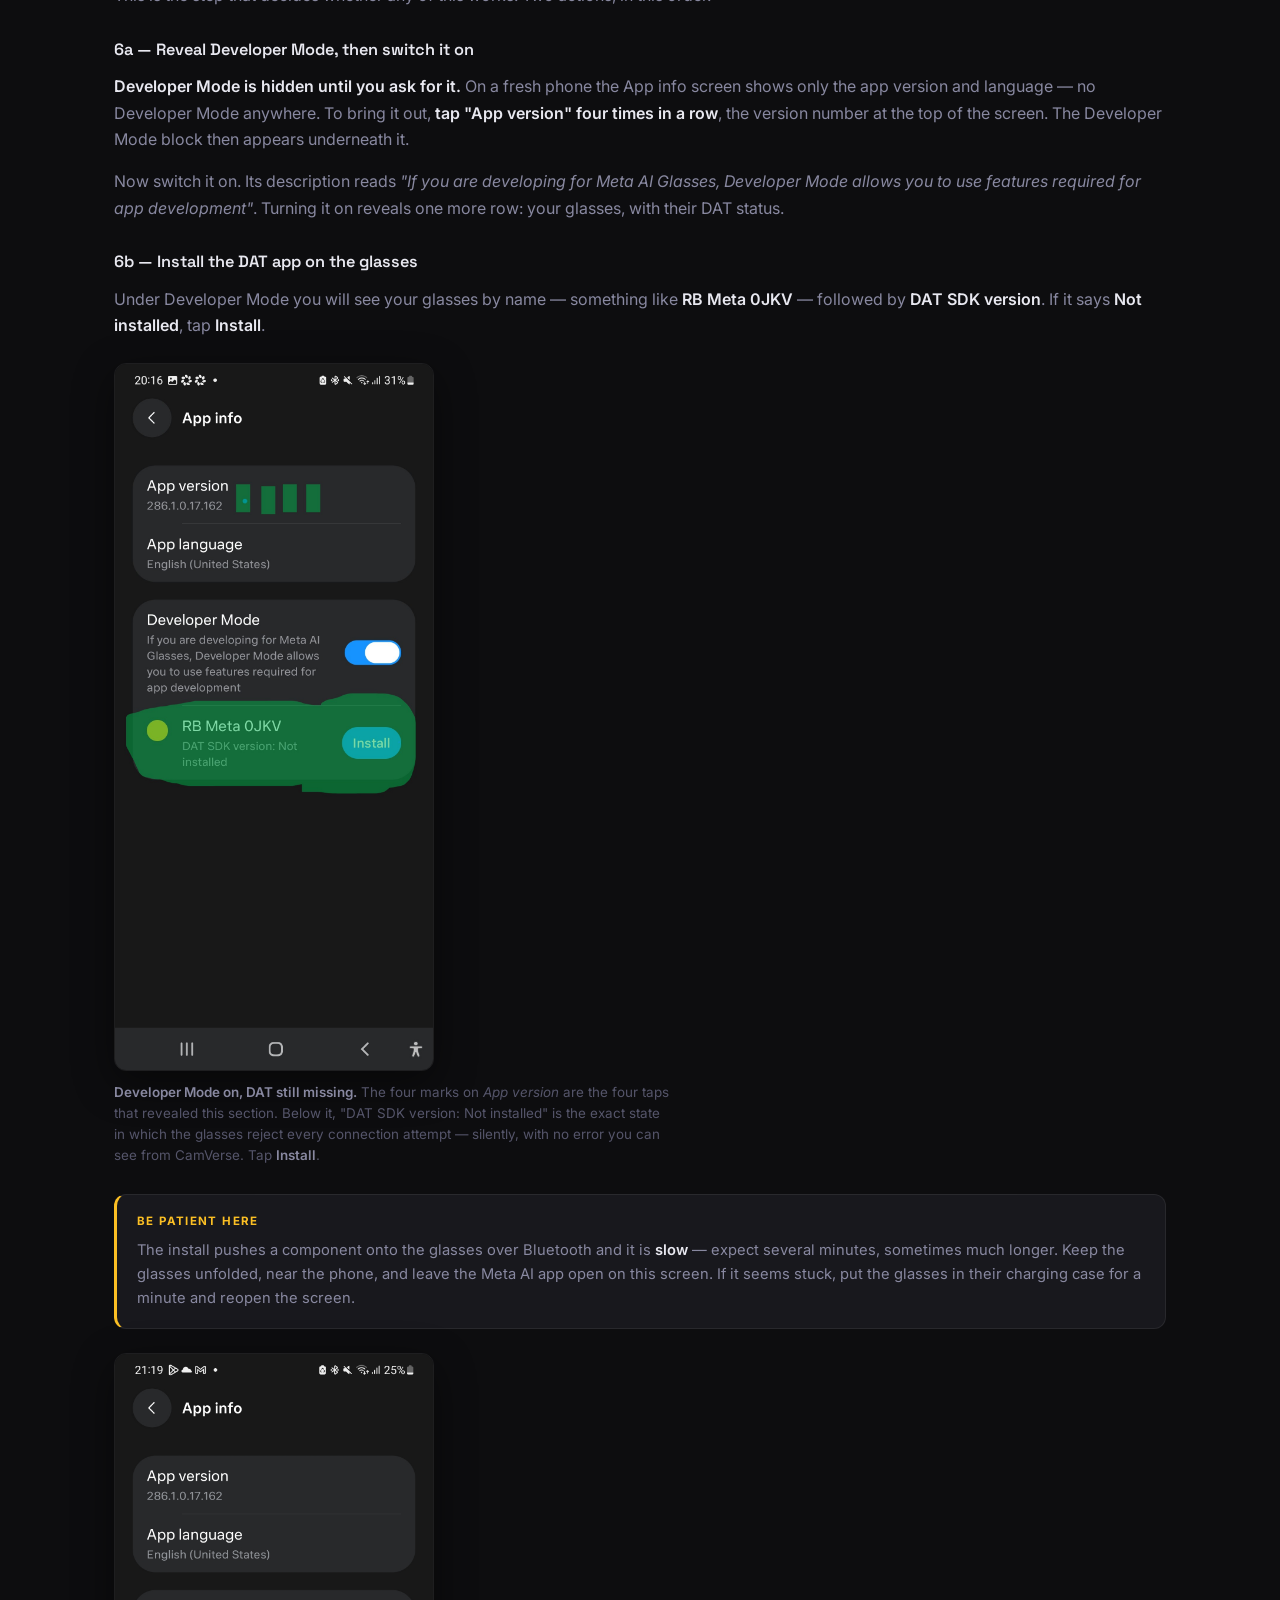
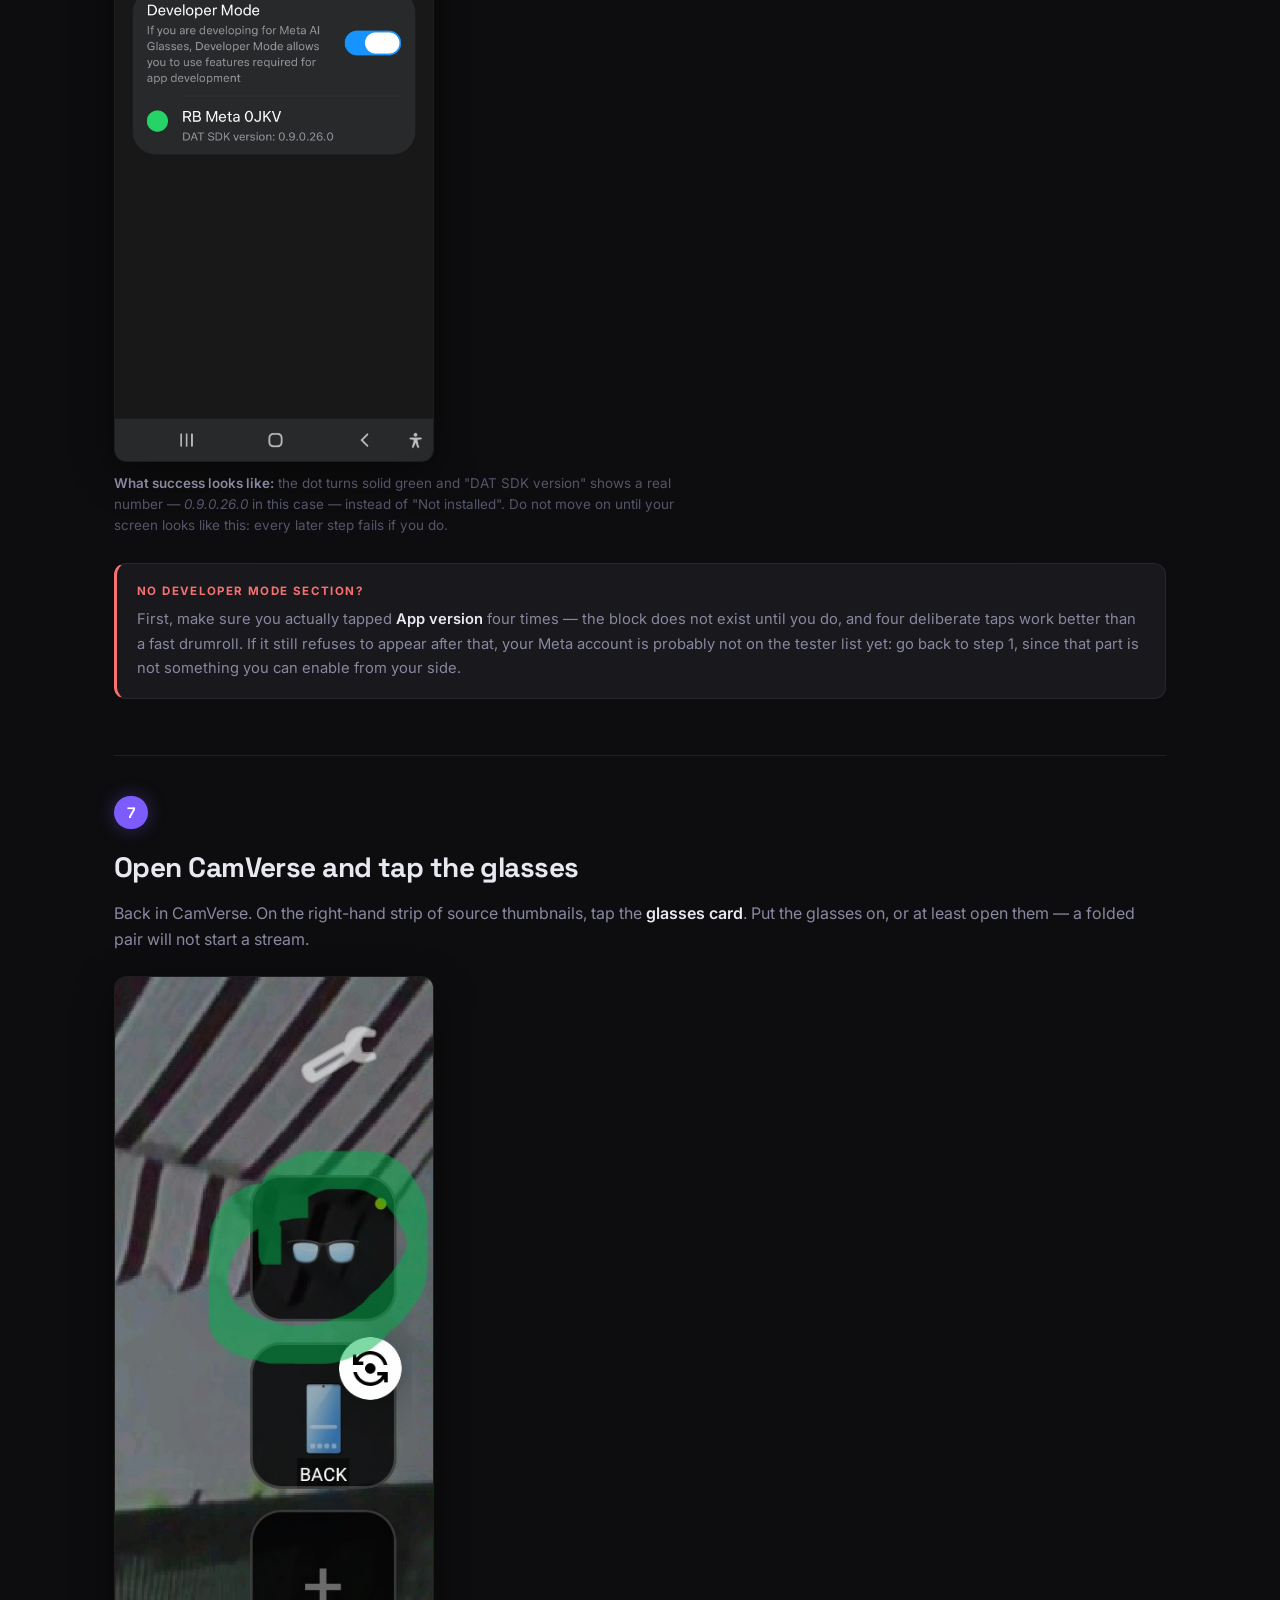
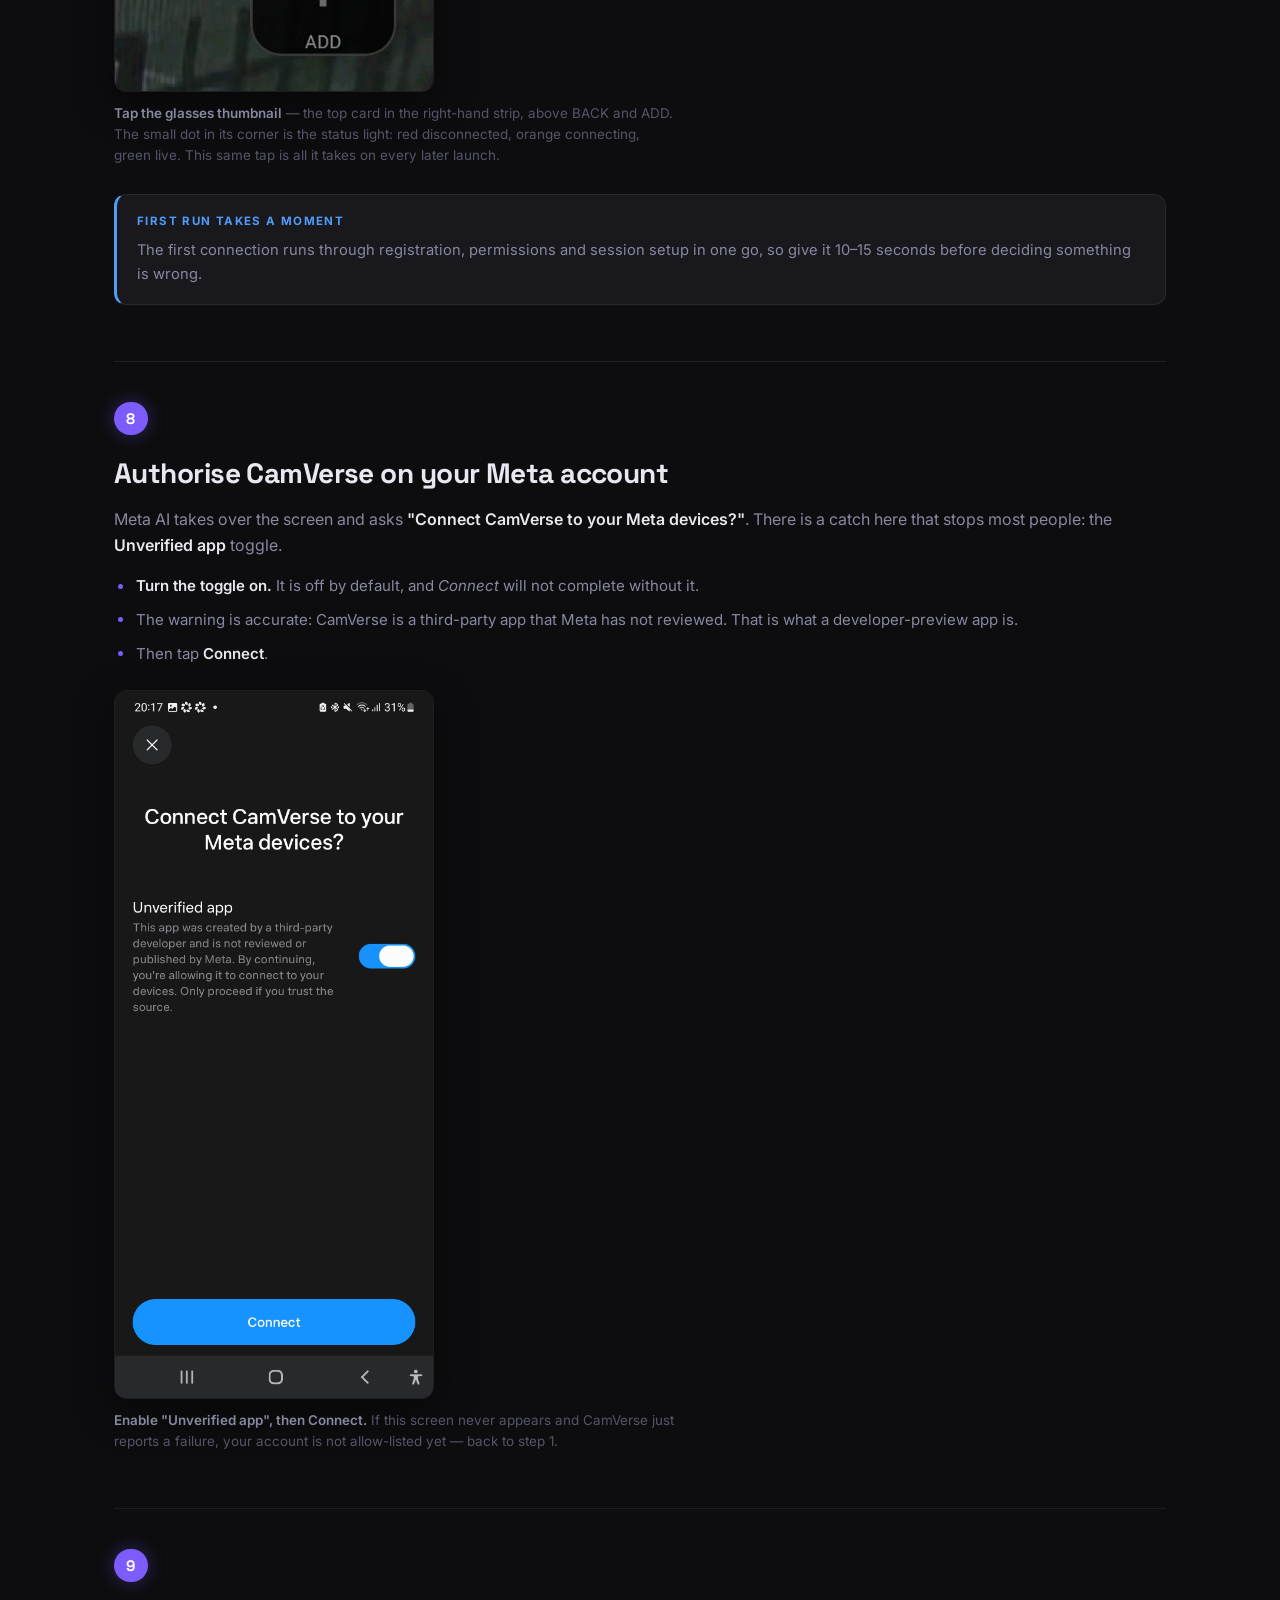
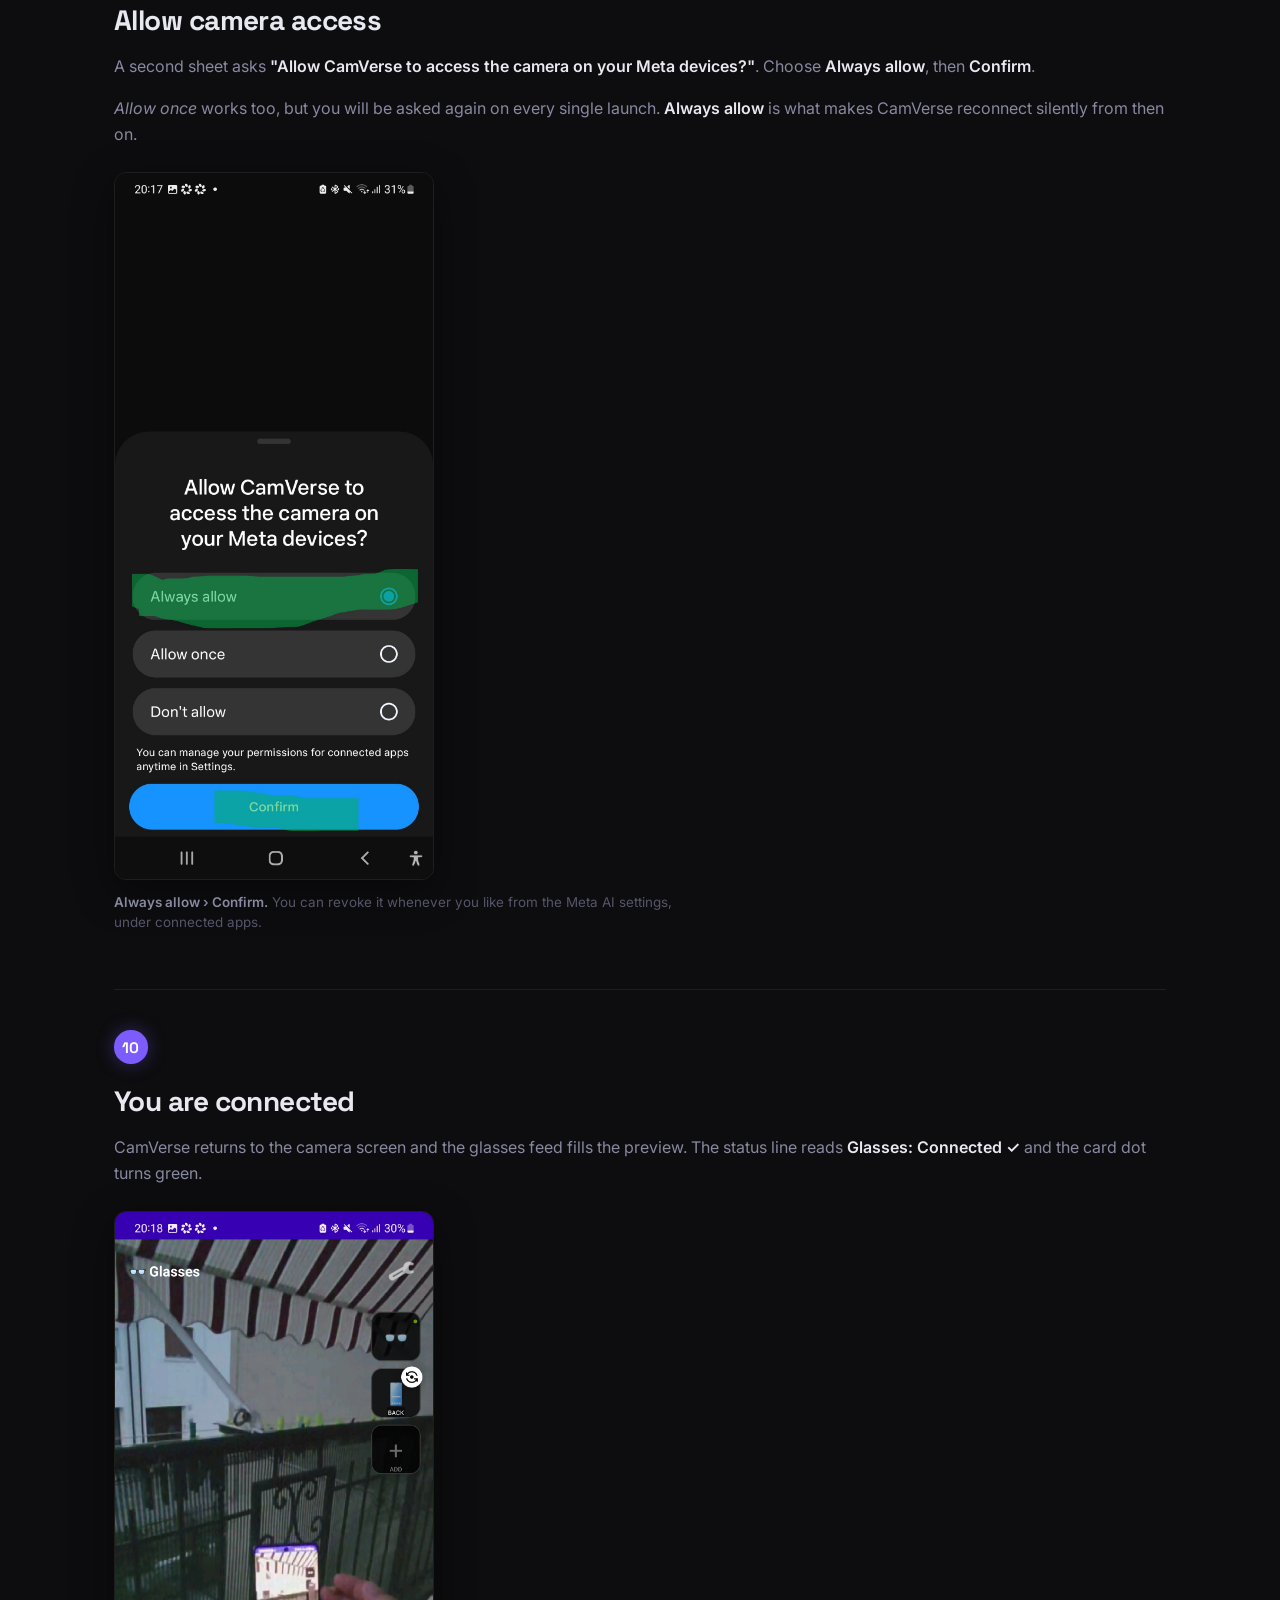
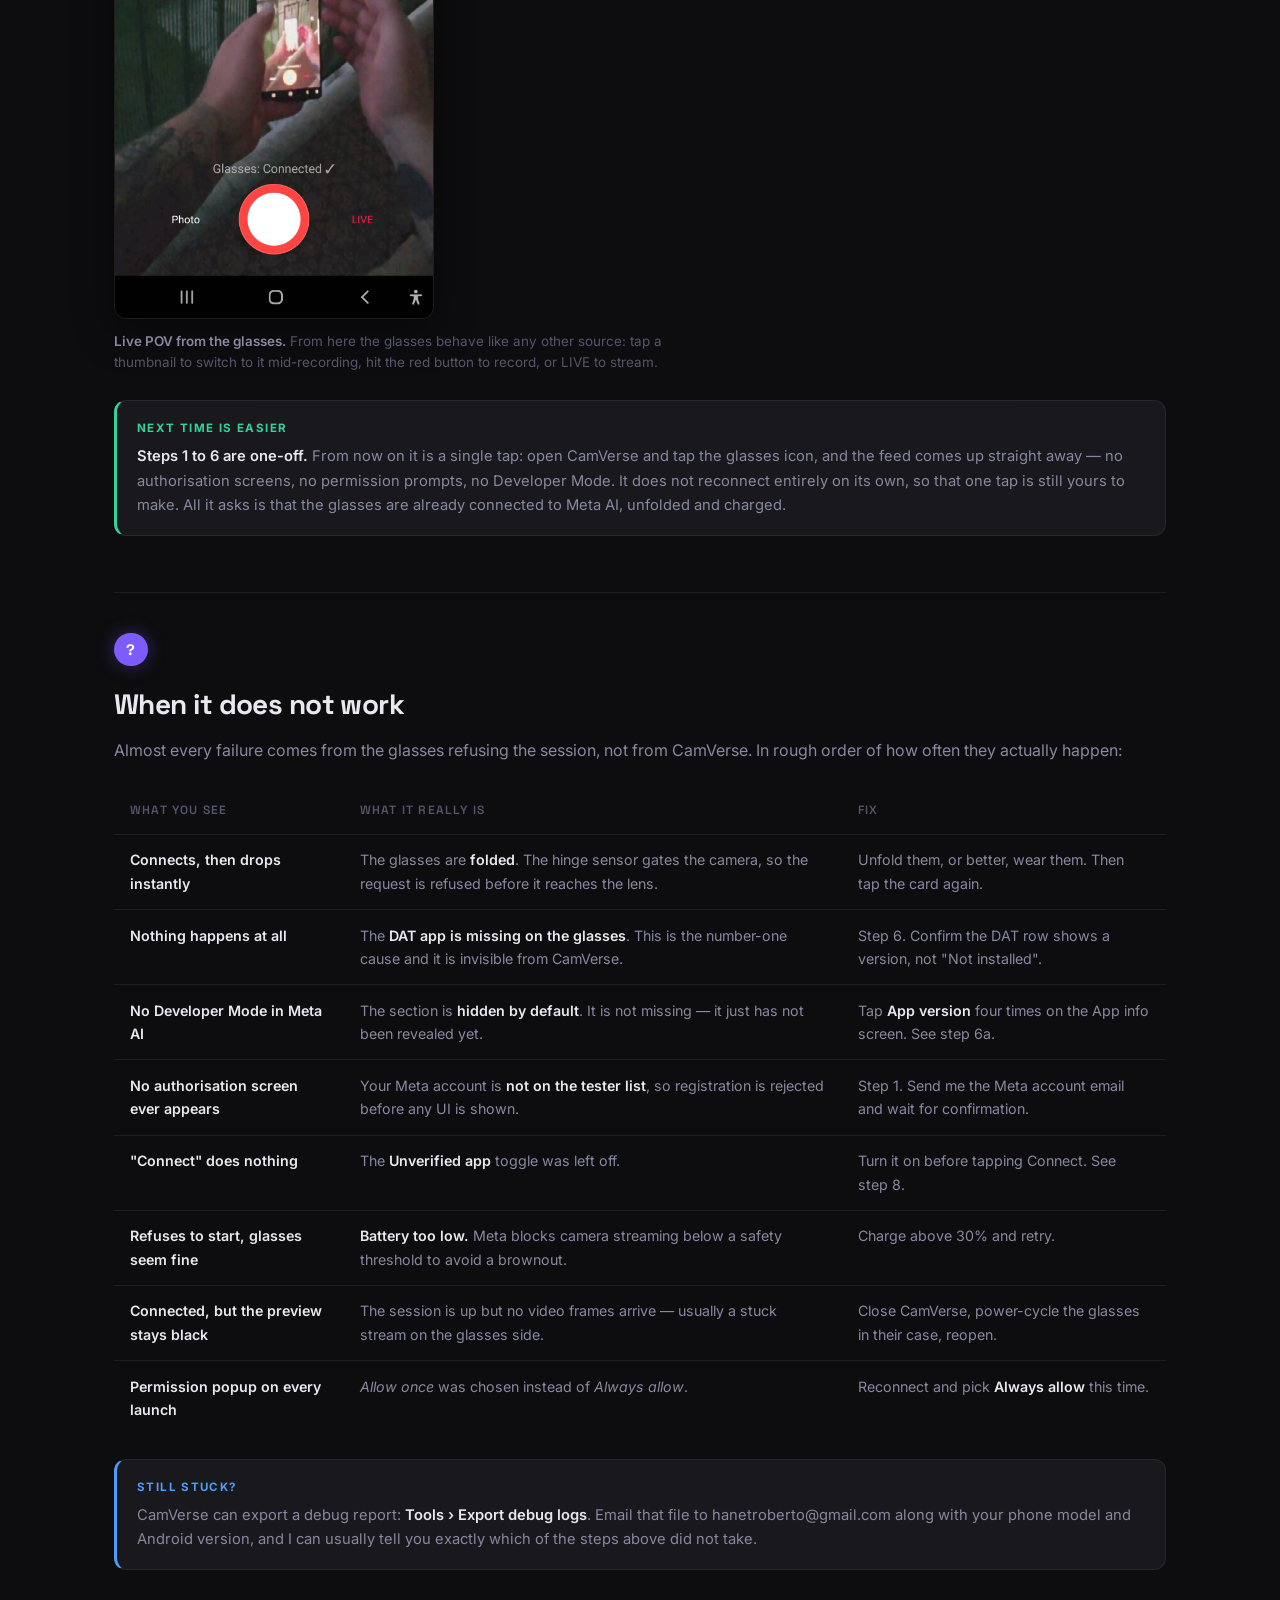
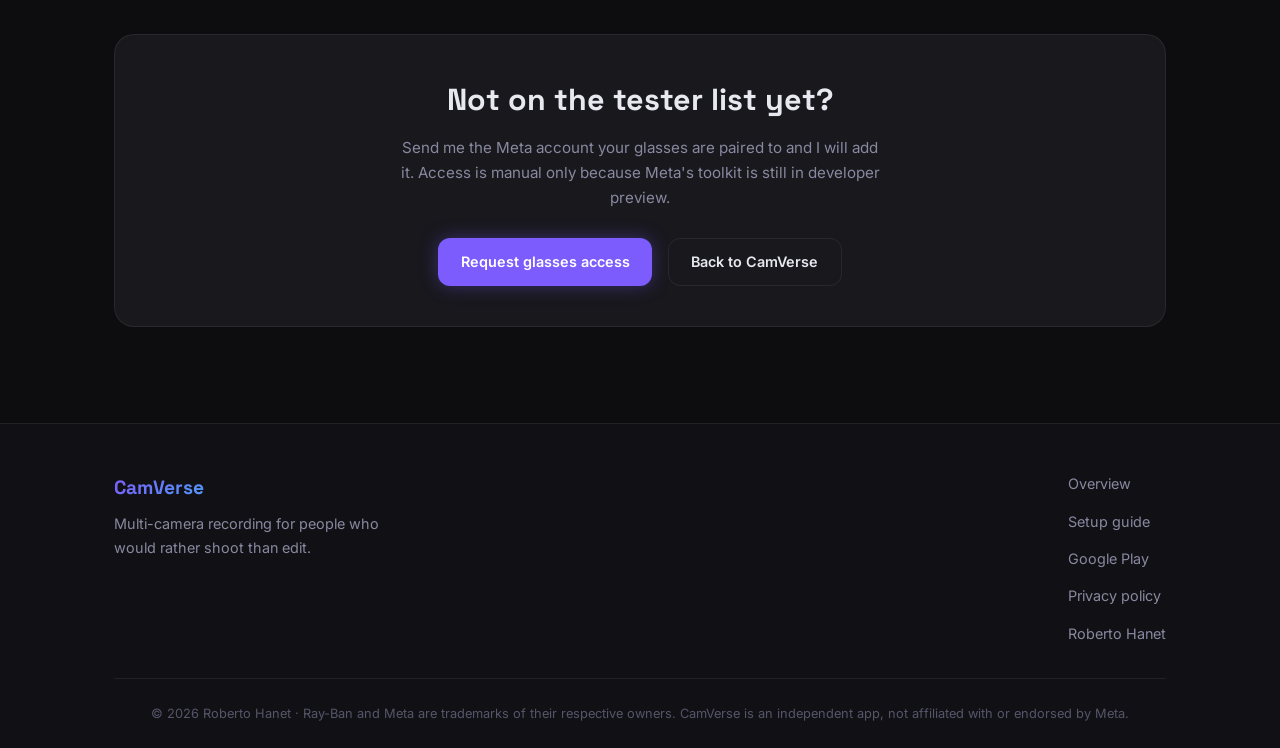
<file: camverse/glasses.html>
<!DOCTYPE html>
<html lang="en">
<head>
  <meta charset="UTF-8" />
  <meta name="viewport" content="width=device-width, initial-scale=1.0" />
  <title>CamVerse — Ray-Ban Meta Setup Guide</title>
  <meta name="description" content="Step-by-step guide to connect Ray-Ban Meta glasses to CamVerse: developer mode, the DAT app on the glasses, permissions and troubleshooting." />
  <link rel="stylesheet" href="../style.css" />
  <link rel="stylesheet" href="camverse.css" />
  <link rel="preconnect" href="https://fonts.googleapis.com" />
  <link rel="preconnect" href="https://fonts.gstatic.com" crossorigin />
  <link href="https://fonts.googleapis.com/css2?family=Inter:wght@300;400;600;700&family=Space+Grotesk:wght@400;600;700&display=swap" rel="stylesheet" />
</head>
<body>

  <nav class="nav">
    <a href="index.html"><span class="nav-logo">CamVerse</span></a>
    <ul class="nav-links">
      <li><a href="index.html">Overview</a></li>
      <li><a href="glasses.html">Setup Guide</a></li>
      <li><a href="#access">Get Access</a></li>
      <li><a href="../">Portfolio</a></li>
    </ul>
  </nav>

  <!-- =========================================================
       PAGE HEADER
       ========================================================= -->
  <header class="page-top">
    <div class="container">
      <p class="breadcrumb"><a href="index.html">CamVerse</a> &rsaquo; Setup Guide</p>
      <h1 class="page-title">Connect your Ray-Ban Meta glasses</h1>
      <p class="page-lead">
        The glasses will not stream to any third-party app out of the box. Three things have to be
        true first, and only one of them lives inside CamVerse. This page walks through all three,
        in order, with the exact screens you will see.
      </p>
      <div class="meta-strip">
        <span>~15 minutes</span>
        <span>Android 12 or newer</span>
        <span>Ray-Ban Meta (all generations)</span>
        <span>Updated August 2026</span>
      </div>
    </div>
  </header>

  <section class="section" style="padding-top:1rem;">
    <div class="container">

      <!-- ---------- Why it fails ---------- -->
      <div class="callout callout--crit">
        <span class="callout-label">Read this first</span>
        The single most common reason the glasses never connect is that the
        <strong>DAT app is not installed on the glasses themselves</strong>. It is a separate
        component from the Meta AI phone app, it is off by default, and nothing in CamVerse can
        install it for you. That is <a href="#step-6">step 6</a> — do not skip it.
      </div>

      <!-- ---------- Requirements ---------- -->
      <h2 class="section-title" style="margin-top:3rem;">What you need</h2>
      <ul class="checklist">
        <li><span class="tick">✓</span><span><b>Ray-Ban Meta glasses</b>, charged above 30% and <b>unfolded</b>. Folded glasses refuse every streaming request — the hinge sensor gates the camera.</span></li>
        <li><span class="tick">✓</span><span><b>An Android phone on version 12 or newer.</b> CamVerse will not install below that.</span></li>
        <li><span class="tick">✓</span><span><b>The Meta AI app</b>, updated, with your glasses already paired to it.</span></li>
        <li><span class="tick">✓</span><span><b>A Meta account on the CamVerse tester list.</b> Meta's Wearables Device Access Toolkit is still in developer preview, so I have to add each account by hand — see step 1.</span></li>
      </ul>

      <!-- ---------- TOC ---------- -->
      <nav class="toc">
        <h2>Steps</h2>
        <ol>
          <li><a href="#step-1">Request access with your Meta account</a></li>
          <li><a href="#step-2">Install CamVerse</a></li>
          <li><a href="#step-3">Pair the glasses in the Meta AI app</a></li>
          <li><a href="#step-4">Open the Meta AI settings</a></li>
          <li><a href="#step-5">Go to App info</a></li>
          <li><a href="#step-6">Turn on Developer Mode and install DAT on the glasses</a></li>
          <li><a href="#step-7">Open CamVerse and tap the glasses</a></li>
          <li><a href="#step-8">Authorise CamVerse on your Meta account</a></li>
          <li><a href="#step-9">Allow camera access</a></li>
          <li><a href="#step-10">You are connected</a></li>
        </ol>
      </nav>

      <!-- =====================================================
           STEP 1
           ===================================================== -->
      <article class="step" id="step-1">
        <span class="step-num">1</span>
        <h2>Request access with your Meta account</h2>
        <p>
          Meta's toolkit only lets <strong>allow-listed accounts</strong> register a third-party app
          against their glasses. Until your account is on that list, the authorisation screen in
          step 8 will simply never appear, no matter how correct everything else is.
        </p>
        <p>
          Send me the <strong>email address of the Meta account your glasses are paired to</strong>
          — the one you use in the Meta AI app. I add it to the CamVerse tester list on the Meta
          Wearables console, and reply when it is active.
        </p>

        <div class="center" style="margin:2rem 0;">
          <!-- Access request form -->
          <a href="https://docs.google.com/forms/d/e/1FAIpQLSdb17E0DVoMO4E3pOJb0JoAPdAHumBb5ReT_EbNHSe_b5tEgg/viewform" target="_blank" rel="noopener"
             class="btn btn-primary">Request glasses access</a>
        </div>

        <div class="callout callout--note">
          <span class="callout-label">What I do with it</span>
          The address is used for one thing only: adding you to the tester list on the Meta
          Wearables console so the glasses accept CamVerse. It is not published anywhere, not
          shared with anyone, and not used to send you anything else. Ask me and I remove it.
        </div>
      </article>

      <!-- =====================================================
           STEP 2
           ===================================================== -->
      <article class="step" id="step-2">
        <span class="step-num">2</span>
        <h2>Install CamVerse</h2>
        <p>
          Nothing special here — CamVerse is a <strong>public app on Google Play</strong>. Search
          for it or use the button below, and install it like anything else.
        </p>
        <div class="center" style="margin:2rem 0;">
          <a href="https://play.google.com/store/apps/details?id=com.zenom.camverse" target="_blank" rel="noopener" class="btn btn-primary">Install from Google Play</a>
        </div>

        <div class="callout callout--note">
          <span class="callout-label">Two different things</span>
          <strong>The app is open to everyone. The glasses feature is not.</strong> Anyone can
          install CamVerse and record with their phone cameras straight away — the tester list from
          step 1 gates only the Ray-Ban Meta connection, because that restriction comes from Meta's
          side, not mine.
        </div>
      </article>

      <!-- =====================================================
           STEP 3
           ===================================================== -->
      <article class="step" id="step-3">
        <span class="step-num">3</span>
        <h2>Pair the glasses in the Meta AI app</h2>
        <p>
          Everything from here happens in the <strong>Meta AI app</strong>, not in CamVerse. Your
          glasses must already be paired there and reachable — CamVerse talks to the glasses
          <em>through</em> Meta AI, never directly.
        </p>

        <figure class="shot wide">
          <img src="shots/02-meta-ai-glasses.jpg" alt="Glasses section of the Meta AI settings listing the paired glasses" loading="lazy" />
          <figcaption><b>Your pair, listed by name</b> — here "Wayfarer 0JKV". You will find this list under <em>Settings &rsaquo; Glasses</em>, just above the <em>App settings</em> block you are heading for in step 5. If nothing is listed, finish the normal Meta pairing first: this guide cannot help until that works.</figcaption>
        </figure>

        <figure class="shot">
          <img src="shots/03-meta-ai-home.jpg" alt="Meta AI app home screen with the glasses battery indicator" loading="lazy" />
          <figcaption><b>The proof that the link is alive:</b> the glasses pill in the top-right corner showing a battery percentage. No pill means Meta AI is not talking to your glasses, and nothing further will work. Open the menu with the ☰ button, top-left.</figcaption>
        </figure>
      </article>

      <!-- =====================================================
           STEP 4
           ===================================================== -->
      <article class="step" id="step-4">
        <span class="step-num">4</span>
        <h2>Open the Meta AI settings</h2>
        <p>
          In the side menu, tap the <strong>gear icon</strong> at the bottom of the panel — not your
          profile picture next to it.
        </p>

        <figure class="shot">
          <img src="shots/04-meta-ai-menu.jpg" alt="Meta AI side menu with the settings gear highlighted" loading="lazy" />
          <figcaption><b>The gear, bottom-right of the drawer.</b> The <em>Glasses</em> entry higher up is the normal device screen — useful, but not where developer mode lives.</figcaption>
        </figure>
      </article>

      <!-- =====================================================
           STEP 5
           ===================================================== -->
      <article class="step" id="step-5">
        <span class="step-num">5</span>
        <h2>Go to App info</h2>
        <p>
          Scroll down to the <strong>App settings</strong> block and tap <strong>App info</strong>.
        </p>

        <figure class="shot">
          <img src="shots/05-settings-app-info.jpg" alt="Meta AI settings screen with App info highlighted" loading="lazy" />
          <figcaption><b>App settings &rsaquo; App info.</b> It sits between <em>Data &amp; privacy</em> and <em>Legal &amp; safety</em>. This screen looks unremarkable, but it is where the two switches that matter live.</figcaption>
        </figure>
      </article>

      <!-- =====================================================
           STEP 6 — the critical one
           ===================================================== -->
      <article class="step" id="step-6">
        <span class="step-num">6</span>
        <h2>Turn on Developer Mode and install DAT on the glasses</h2>
        <p>
          This is the step that decides whether any of this works. Two actions, in this order.
        </p>

        <h3>6a — Reveal Developer Mode, then switch it on</h3>
        <p>
          <strong>Developer Mode is hidden until you ask for it.</strong> On a fresh phone the App
          info screen shows only the app version and language — no Developer Mode anywhere. To
          bring it out, <strong>tap "App version" four times in a row</strong>, the version number
          at the top of the screen. The Developer Mode block then appears underneath it.
        </p>
        <p>
          Now switch it on. Its description reads <em>"If you are developing for Meta AI Glasses,
          Developer Mode allows you to use features required for app development"</em>. Turning it
          on reveals one more row: your glasses, with their DAT status.
        </p>

        <h3>6b — Install the DAT app on the glasses</h3>
        <p>
          Under Developer Mode you will see your glasses by name — something like
          <strong>RB Meta 0JKV</strong> — followed by <strong>DAT SDK version</strong>. If it says
          <strong>Not installed</strong>, tap <strong>Install</strong>.
        </p>

        <figure class="shot">
          <img src="shots/06-developer-mode-dat.jpg" alt="App info screen with Developer Mode enabled and the DAT install button" loading="lazy" />
          <figcaption><b>Developer Mode on, DAT still missing.</b> The four marks on <em>App version</em> are the four taps that revealed this section. Below it, "DAT SDK version: Not installed" is the exact state in which the glasses reject every connection attempt — silently, with no error you can see from CamVerse. Tap <b>Install</b>.</figcaption>
        </figure>

        <div class="callout callout--warn">
          <span class="callout-label">Be patient here</span>
          The install pushes a component onto the glasses over Bluetooth and it is
          <strong>slow</strong> — expect several minutes, sometimes much longer. Keep the glasses
          unfolded, near the phone, and leave the Meta AI app open on this screen. If it seems
          stuck, put the glasses in their charging case for a minute and reopen the screen.
        </div>

        <figure class="shot">
          <img src="shots/06b-dat-installed.jpg" alt="The DAT row showing an installed version number" loading="lazy" />
          <figcaption><b>What success looks like:</b> the dot turns solid green and "DAT SDK version" shows a real number — <em>0.9.0.26.0</em> in this case — instead of "Not installed". Do not move on until your screen looks like this: every later step fails if you do.</figcaption>
        </figure>

        <div class="callout callout--crit">
          <span class="callout-label">No Developer Mode section?</span>
          First, make sure you actually tapped <strong>App version</strong> four times — the block
          does not exist until you do, and four deliberate taps work better than a fast drumroll.
          If it still refuses to appear after that, your Meta account is probably not on the tester
          list yet: go back to <a href="#step-1">step 1</a>, since that part is not something you
          can enable from your side.
        </div>
      </article>

      <!-- =====================================================
           STEP 7
           ===================================================== -->
      <article class="step" id="step-7">
        <span class="step-num">7</span>
        <h2>Open CamVerse and tap the glasses</h2>
        <p>
          Back in CamVerse. On the right-hand strip of source thumbnails, tap the
          <strong>glasses card</strong>. Put the glasses on, or at least open them — a folded pair
          will not start a stream.
        </p>

        <figure class="shot">
          <img src="shots/07-camverse-glasses-card.jpg" alt="CamVerse main screen with the glasses source card" loading="lazy" />
          <figcaption><b>Tap the glasses thumbnail</b> — the top card in the right-hand strip, above BACK and ADD. The small dot in its corner is the status light: red disconnected, orange connecting, green live. This same tap is all it takes on every later launch.</figcaption>
        </figure>

        <div class="callout callout--note">
          <span class="callout-label">First run takes a moment</span>
          The first connection runs through registration, permissions and session setup in one go,
          so give it 10–15 seconds before deciding something is wrong.
        </div>
      </article>

      <!-- =====================================================
           STEP 8
           ===================================================== -->
      <article class="step" id="step-8">
        <span class="step-num">8</span>
        <h2>Authorise CamVerse on your Meta account</h2>
        <p>
          Meta AI takes over the screen and asks
          <strong>"Connect CamVerse to your Meta devices?"</strong>. There is a catch here that
          stops most people: the <strong>Unverified app</strong> toggle.
        </p>
        <ul class="bullets">
          <li><strong>Turn the toggle on.</strong> It is off by default, and <em>Connect</em> will not complete without it.</li>
          <li>The warning is accurate: CamVerse is a third-party app that Meta has not reviewed. That is what a developer-preview app is.</li>
          <li>Then tap <strong>Connect</strong>.</li>
        </ul>

        <figure class="shot">
          <img src="shots/08-connect-camverse.jpg" alt="Meta AI asking to connect CamVerse to your Meta devices" loading="lazy" />
          <figcaption><b>Enable "Unverified app", then Connect.</b> If this screen never appears and CamVerse just reports a failure, your account is not allow-listed yet — back to <a href="#step-1">step 1</a>.</figcaption>
        </figure>
      </article>

      <!-- =====================================================
           STEP 9
           ===================================================== -->
      <article class="step" id="step-9">
        <span class="step-num">9</span>
        <h2>Allow camera access</h2>
        <p>
          A second sheet asks
          <strong>"Allow CamVerse to access the camera on your Meta devices?"</strong>.
          Choose <strong>Always allow</strong>, then <strong>Confirm</strong>.
        </p>
        <p>
          <em>Allow once</em> works too, but you will be asked again on every single launch.
          <strong>Always allow</strong> is what makes CamVerse reconnect silently from then on.
        </p>

        <figure class="shot">
          <img src="shots/09-camera-permission.jpg" alt="Camera permission sheet with Always allow selected" loading="lazy" />
          <figcaption><b>Always allow &rsaquo; Confirm.</b> You can revoke it whenever you like from the Meta AI settings, under connected apps.</figcaption>
        </figure>
      </article>

      <!-- =====================================================
           STEP 10
           ===================================================== -->
      <article class="step" id="step-10">
        <span class="step-num">10</span>
        <h2>You are connected</h2>
        <p>
          CamVerse returns to the camera screen and the glasses feed fills the preview. The status
          line reads <strong>Glasses: Connected ✓</strong> and the card dot turns green.
        </p>

        <figure class="shot">
          <img src="shots/10-glasses-connected.jpg" alt="CamVerse showing the live POV feed from the glasses" loading="lazy" />
          <figcaption><b>Live POV from the glasses.</b> From here the glasses behave like any other source: tap a thumbnail to switch to it mid-recording, hit the red button to record, or LIVE to stream.</figcaption>
        </figure>

        <div class="callout callout--ok">
          <span class="callout-label">Next time is easier</span>
          <strong>Steps 1 to 6 are one-off.</strong> From now on it is a single tap: open CamVerse
          and tap the glasses icon, and the feed comes up straight away — no authorisation screens,
          no permission prompts, no Developer Mode. It does not reconnect entirely on its own, so
          that one tap is still yours to make. All it asks is that the glasses are already
          connected to Meta AI, unfolded and charged.
        </div>
      </article>

      <!-- =====================================================
           TROUBLESHOOTING
           ===================================================== -->
      <article class="step" id="troubleshooting">
        <span class="step-num">?</span>
        <h2>When it does not work</h2>
        <p>
          Almost every failure comes from the glasses refusing the session, not from CamVerse. In
          rough order of how often they actually happen:
        </p>

        <div class="tbl-wrap">
          <table class="tbl">
            <thead>
              <tr><th>What you see</th><th>What it really is</th><th>Fix</th></tr>
            </thead>
            <tbody>
              <tr>
                <td><b>Connects, then drops instantly</b></td>
                <td>The glasses are <b>folded</b>. The hinge sensor gates the camera, so the request is refused before it reaches the lens.</td>
                <td>Unfold them, or better, wear them. Then tap the card again.</td>
              </tr>
              <tr>
                <td><b>Nothing happens at all</b></td>
                <td>The <b>DAT app is missing on the glasses</b>. This is the number-one cause and it is invisible from CamVerse.</td>
                <td><a href="#step-6">Step 6</a>. Confirm the DAT row shows a version, not "Not installed".</td>
              </tr>
              <tr>
                <td><b>No Developer Mode in Meta AI</b></td>
                <td>The section is <b>hidden by default</b>. It is not missing — it just has not been revealed yet.</td>
                <td>Tap <b>App version</b> four times on the App info screen. See <a href="#step-6">step 6a</a>.</td>
              </tr>
              <tr>
                <td><b>No authorisation screen ever appears</b></td>
                <td>Your Meta account is <b>not on the tester list</b>, so registration is rejected before any UI is shown.</td>
                <td><a href="#step-1">Step 1</a>. Send me the Meta account email and wait for confirmation.</td>
              </tr>
              <tr>
                <td><b>"Connect" does nothing</b></td>
                <td>The <b>Unverified app</b> toggle was left off.</td>
                <td>Turn it on before tapping Connect. See <a href="#step-8">step 8</a>.</td>
              </tr>
              <tr>
                <td><b>Refuses to start, glasses seem fine</b></td>
                <td><b>Battery too low.</b> Meta blocks camera streaming below a safety threshold to avoid a brownout.</td>
                <td>Charge above 30% and retry.</td>
              </tr>
              <tr>
                <td><b>Connected, but the preview stays black</b></td>
                <td>The session is up but no video frames arrive — usually a stuck stream on the glasses side.</td>
                <td>Close CamVerse, power-cycle the glasses in their case, reopen.</td>
              </tr>
              <tr>
                <td><b>Permission popup on every launch</b></td>
                <td><em>Allow once</em> was chosen instead of <em>Always allow</em>.</td>
                <td>Reconnect and pick <b>Always allow</b> this time.</td>
              </tr>
            </tbody>
          </table>
        </div>

        <div class="callout callout--note">
          <span class="callout-label">Still stuck?</span>
          CamVerse can export a debug report: <strong>Tools &rsaquo; Export debug logs</strong>.
          Email that file to
          <a href="mailto:hanetroberto@gmail.com?subject=CamVerse%20glasses%20debug">hanetroberto@gmail.com</a>
          along with your phone model and Android version, and I can usually tell you exactly which
          of the steps above did not take.
        </div>
      </article>

      <!-- =====================================================
           CTA
           ===================================================== -->
      <div class="cta-band" id="access">
        <h2>Not on the tester list yet?</h2>
        <p>
          Send me the Meta account your glasses are paired to and I will add it. Access is manual
          only because Meta's toolkit is still in developer preview.
        </p>
        <div class="hero-cta">
          <!-- Access request form -->
          <a href="https://docs.google.com/forms/d/e/1FAIpQLSdb17E0DVoMO4E3pOJb0JoAPdAHumBb5ReT_EbNHSe_b5tEgg/viewform" target="_blank" rel="noopener" class="btn btn-primary">Request glasses access</a>
          <a href="index.html" class="btn btn-ghost">Back to CamVerse</a>
        </div>
      </div>

    </div>
  </section>

  <!-- =========================================================
       FOOTER
       ========================================================= -->
  <footer class="footer">
    <div class="container">
      <div class="footer-inner">
        <div class="footer-left">
          <span class="nav-logo">CamVerse</span>
          <p>Multi-camera recording for people who would rather shoot than edit.</p>
        </div>
        <div class="footer-links">
          <a href="index.html">Overview</a>
          <a href="glasses.html">Setup guide</a>
          <a href="https://play.google.com/store/apps/details?id=com.zenom.camverse" target="_blank" rel="noopener">Google Play</a>
          <a href="https://hanetroberto-code.github.io/camverse-privacy/" target="_blank" rel="noopener">Privacy policy</a>
          <a href="../">Roberto Hanet</a>
        </div>
      </div>
      <p class="footer-copy">© 2026 Roberto Hanet · Ray-Ban and Meta are trademarks of their respective owners. CamVerse is an independent app, not affiliated with or endorsed by Meta.</p>
    </div>
  </footer>

  <script>
    // Screenshots that are not in shots/ yet degrade to a dashed placeholder
    // instead of a broken-image icon, so the page stays publishable mid-way.
    (function () {
      function placeholder(img) {
        if (!img.parentNode) return;
        var file = img.getAttribute('src').split('/').pop();
        var box = document.createElement('div');
        box.className = 'shot-missing';
        box.innerHTML = 'Screenshot coming soon<code>' + file + '</code>';
        img.replaceWith(box);
      }
      document.querySelectorAll('.shot img').forEach(function (img) {
        img.addEventListener('error', function () { placeholder(img); });
        // Catch images that already failed before this script ran
        if (img.complete && img.naturalWidth === 0) placeholder(img);
      });
    })();
  </script>

</body>
</html>
</file>
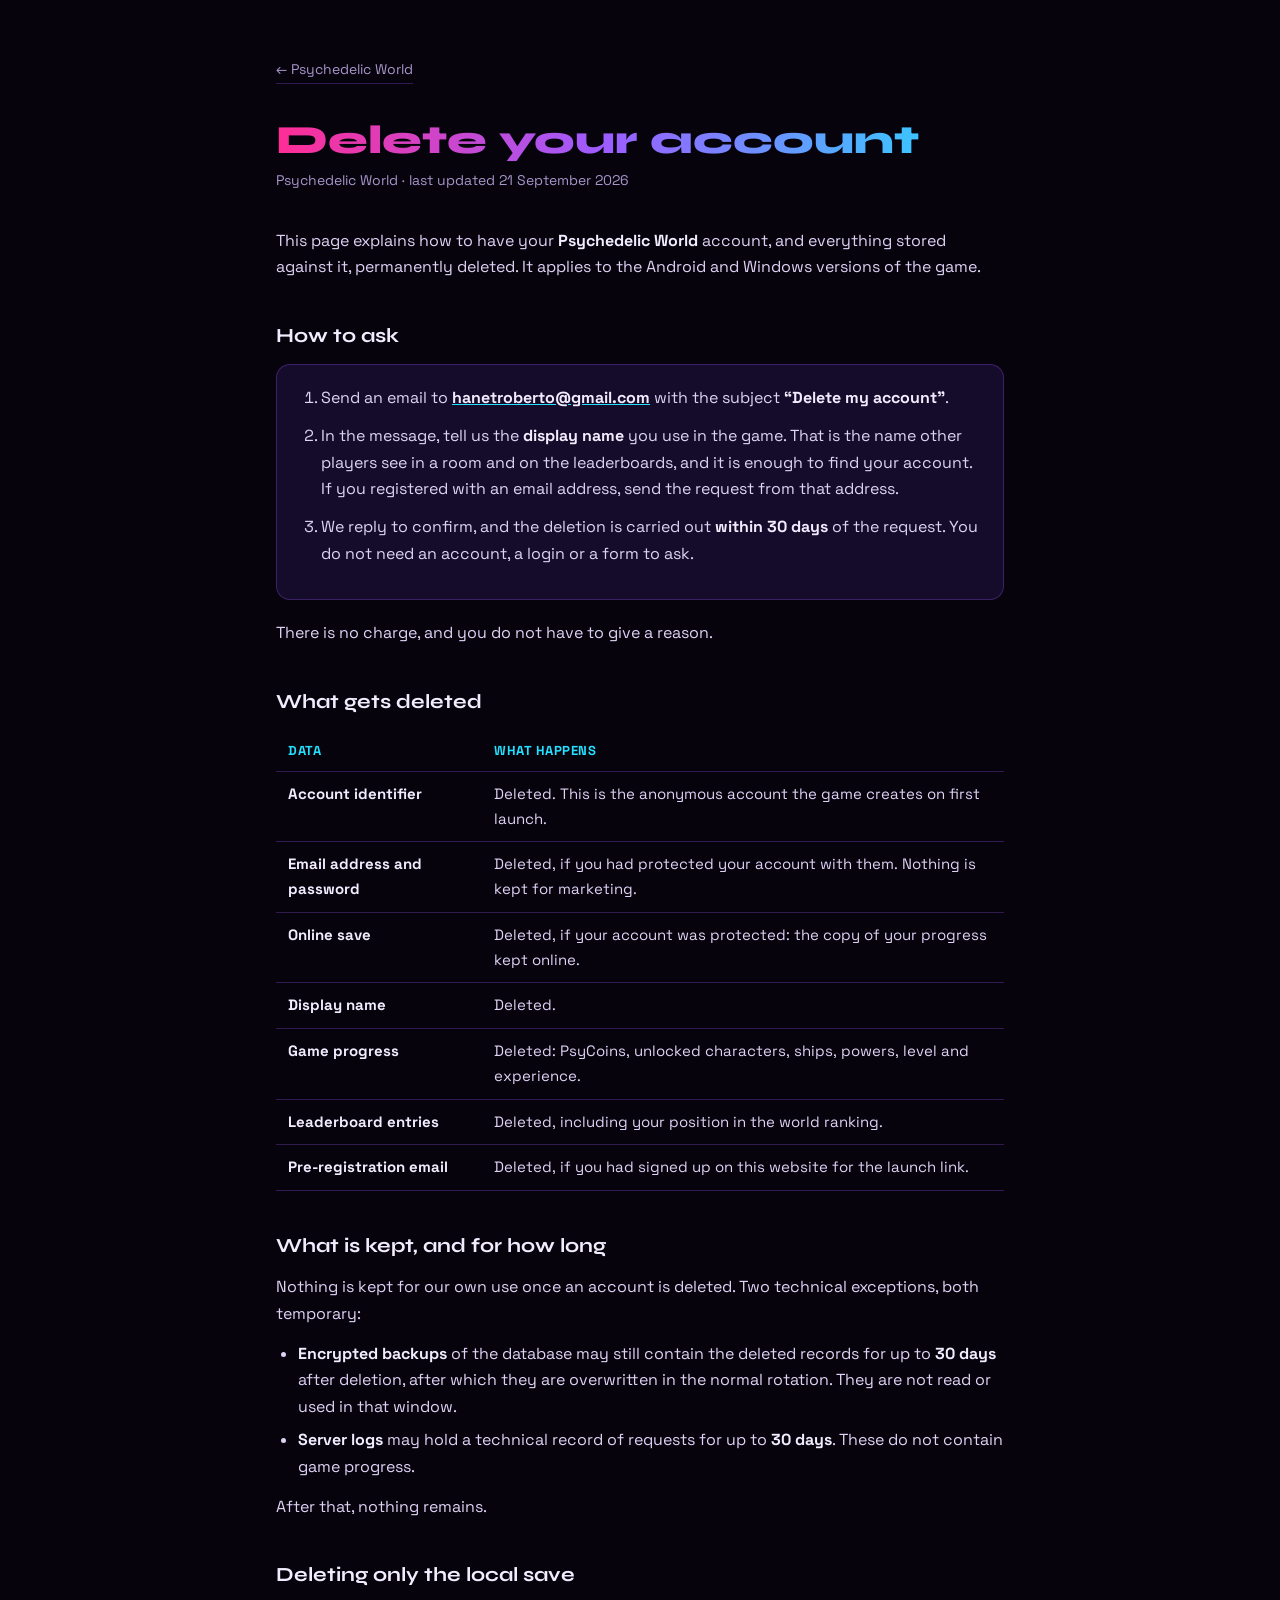
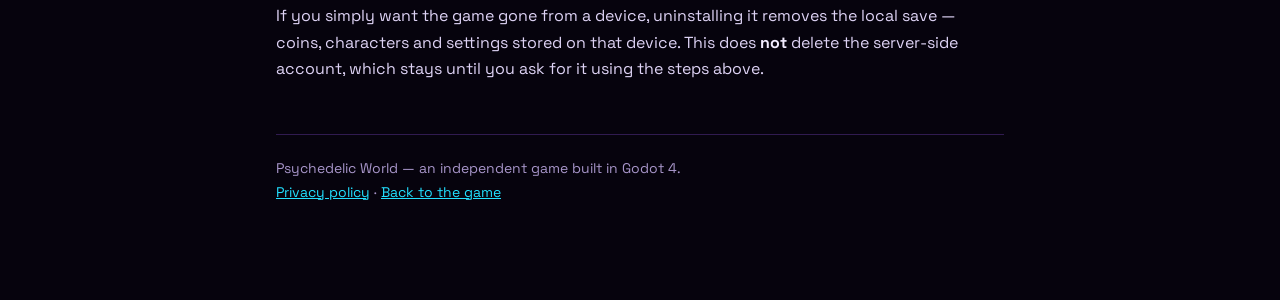
<file: psychedelicworld/delete-account.html>
<!DOCTYPE html>
<html lang="en">
<head>
<meta charset="utf-8">
<meta name="viewport" content="width=device-width, initial-scale=1">
<title>Delete your account — Psychedelic World</title>
<meta name="description" content="How to have your Psychedelic World account and all its data deleted.">
<meta name="robots" content="index,follow">
<link rel="preconnect" href="https://fonts.googleapis.com">
<link rel="preconnect" href="https://fonts.gstatic.com" crossorigin>
<link href="https://fonts.googleapis.com/css2?family=Syne:wght@700;800&family=Space+Grotesk:wght@400;500;700&display=swap" rel="stylesheet">
<style>
:root{
  --void:#06030d; --card:#150c2b;
  --magenta:#ff2d95; --cyan:#22e0ff; --violet:#9d5cff;
  --text:#f2ecff; --muted:#a795c9; --line:rgba(157,92,255,.28);
  --maxw:760px;
}
*{box-sizing:border-box}
body{
  margin:0; background:var(--void); color:var(--text);
  font-family:'Space Grotesk',system-ui,-apple-system,Segoe UI,Roboto,sans-serif;
  line-height:1.65; font-size:16px;
}
.wrap{max-width:var(--maxw); margin:0 auto; padding:56px 16px 96px}
a{color:var(--cyan)}
a:hover{color:var(--magenta)}
.back{
  display:inline-block; margin-bottom:34px; font-size:14px;
  color:var(--muted); text-decoration:none; border-bottom:1px solid var(--line);
  padding-bottom:2px;
}
.back:hover{color:var(--cyan)}
h1{
  font-family:Syne,sans-serif; font-weight:800; font-size:clamp(28px,5.5vw,40px);
  line-height:1.12; margin:0 0 6px;
  background:linear-gradient(92deg,var(--magenta),var(--violet) 45%,var(--cyan));
  -webkit-background-clip:text; background-clip:text; color:transparent;
}
.updated{color:var(--muted); font-size:14px; margin:0 0 36px}
h2{font-family:Syne,sans-serif; font-weight:700; font-size:20px; margin:38px 0 12px}
p{margin:0 0 14px; color:#ded3f5}
ul{margin:0 0 14px; padding-left:22px; color:#ded3f5}
li{margin-bottom:7px}
strong{color:var(--text)}
.card{
  background:var(--card); border:1px solid var(--line); border-radius:14px;
  padding:20px 22px; margin:0 0 20px;
}
ol.steps{margin:0; padding-left:22px; color:#ded3f5}
ol.steps li{margin-bottom:12px}
table{width:100%; border-collapse:collapse; margin:0 0 16px; font-size:15px}
th,td{text-align:left; padding:10px 12px; border-bottom:1px solid var(--line); vertical-align:top}
th{color:var(--cyan); font-weight:700; font-size:13px; letter-spacing:.04em; text-transform:uppercase}
td{color:#ded3f5}
footer{margin-top:52px; padding-top:22px; border-top:1px solid var(--line); color:var(--muted); font-size:14px}
</style>
</head>
<body>
<div class="wrap">

<a class="back" href="./">← Psychedelic World</a>

<h1>Delete your account</h1>
<p class="updated">Psychedelic World · last updated 21 September 2026</p>

<p>This page explains how to have your <strong>Psychedelic World</strong> account, and everything
stored against it, permanently deleted. It applies to the Android and Windows versions of the game.</p>

<h2>How to ask</h2>

<div class="card">
<ol class="steps">
  <li>Send an email to <a href="mailto:hanetroberto@gmail.com"><strong>hanetroberto@gmail.com</strong></a>
      with the subject <strong>“Delete my account”</strong>.</li>
  <li>In the message, tell us the <strong>display name</strong> you use in the game. That is the name
      other players see in a room and on the leaderboards, and it is enough to find your account.
      If you registered with an email address, send the request from that address.</li>
  <li>We reply to confirm, and the deletion is carried out <strong>within 30 days</strong> of the
      request. You do not need an account, a login or a form to ask.</li>
</ol>
</div>

<p>There is no charge, and you do not have to give a reason.</p>

<h2>What gets deleted</h2>
<table>
  <tr><th>Data</th><th>What happens</th></tr>
  <tr>
    <td><strong>Account identifier</strong></td>
    <td>Deleted. This is the anonymous account the game creates on first launch.</td>
  </tr>
  <tr>
    <td><strong>Email address and password</strong></td>
    <td>Deleted, if you had protected your account with them. Nothing is kept for marketing.</td>
  </tr>
  <tr>
    <td><strong>Online save</strong></td>
    <td>Deleted, if your account was protected: the copy of your progress kept online.</td>
  </tr>
  <tr>
    <td><strong>Display name</strong></td>
    <td>Deleted.</td>
  </tr>
  <tr>
    <td><strong>Game progress</strong></td>
    <td>Deleted: PsyCoins, unlocked characters, ships, powers, level and experience.</td>
  </tr>
  <tr>
    <td><strong>Leaderboard entries</strong></td>
    <td>Deleted, including your position in the world ranking.</td>
  </tr>
  <tr>
    <td><strong>Pre-registration email</strong></td>
    <td>Deleted, if you had signed up on this website for the launch link.</td>
  </tr>
</table>

<h2>What is kept, and for how long</h2>
<p>Nothing is kept for our own use once an account is deleted. Two technical exceptions, both
temporary:</p>
<ul>
  <li><strong>Encrypted backups</strong> of the database may still contain the deleted records for
  up to <strong>30 days</strong> after deletion, after which they are overwritten in the normal
  rotation. They are not read or used in that window.</li>
  <li><strong>Server logs</strong> may hold a technical record of requests for up to
  <strong>30 days</strong>. These do not contain game progress.</li>
</ul>
<p>After that, nothing remains.</p>

<h2>Deleting only the local save</h2>
<p>If you simply want the game gone from a device, uninstalling it removes the local save — coins,
characters and settings stored on that device. This does <strong>not</strong> delete the
server-side account, which stays until you ask for it using the steps above.</p>

<footer>
Psychedelic World — an independent game built in Godot 4.<br>
<a href="privacy.html">Privacy policy</a> · <a href="./">Back to the game</a>
</footer>

</div>
</body>
</html>
</file>
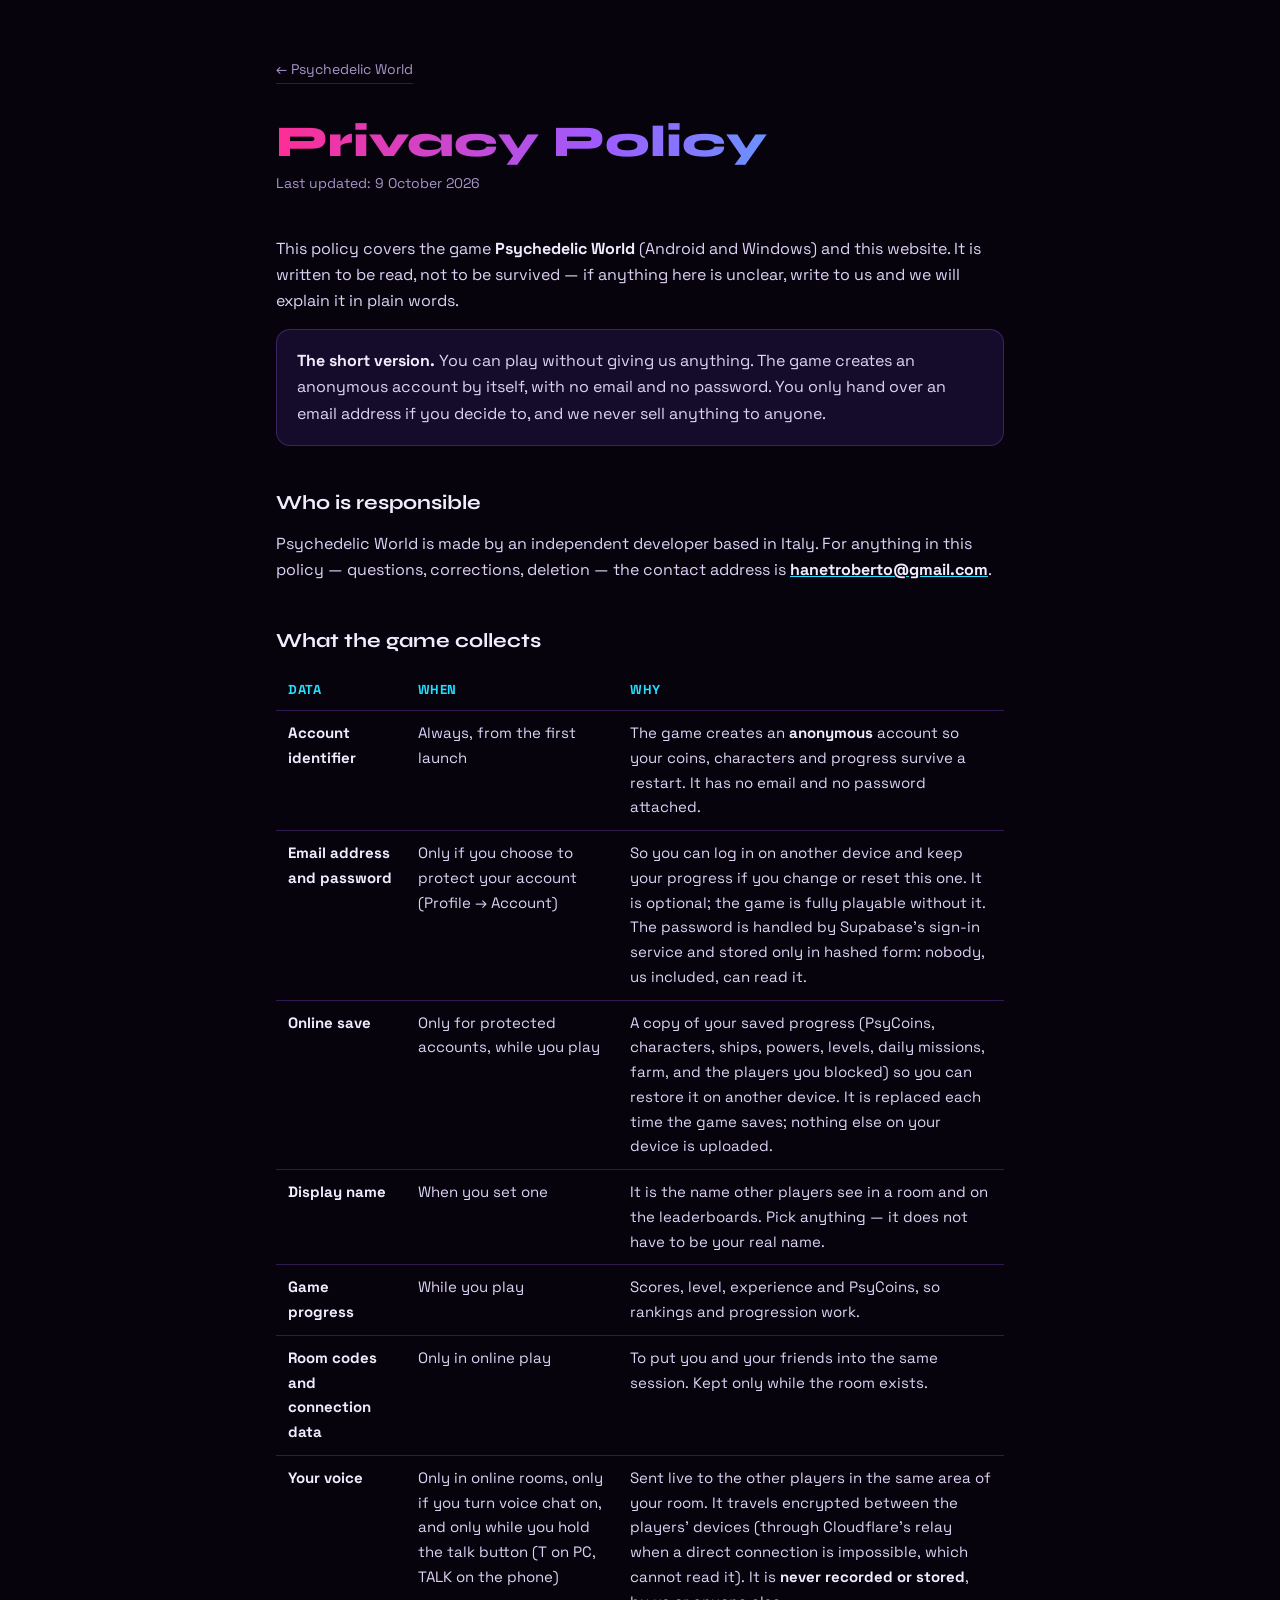
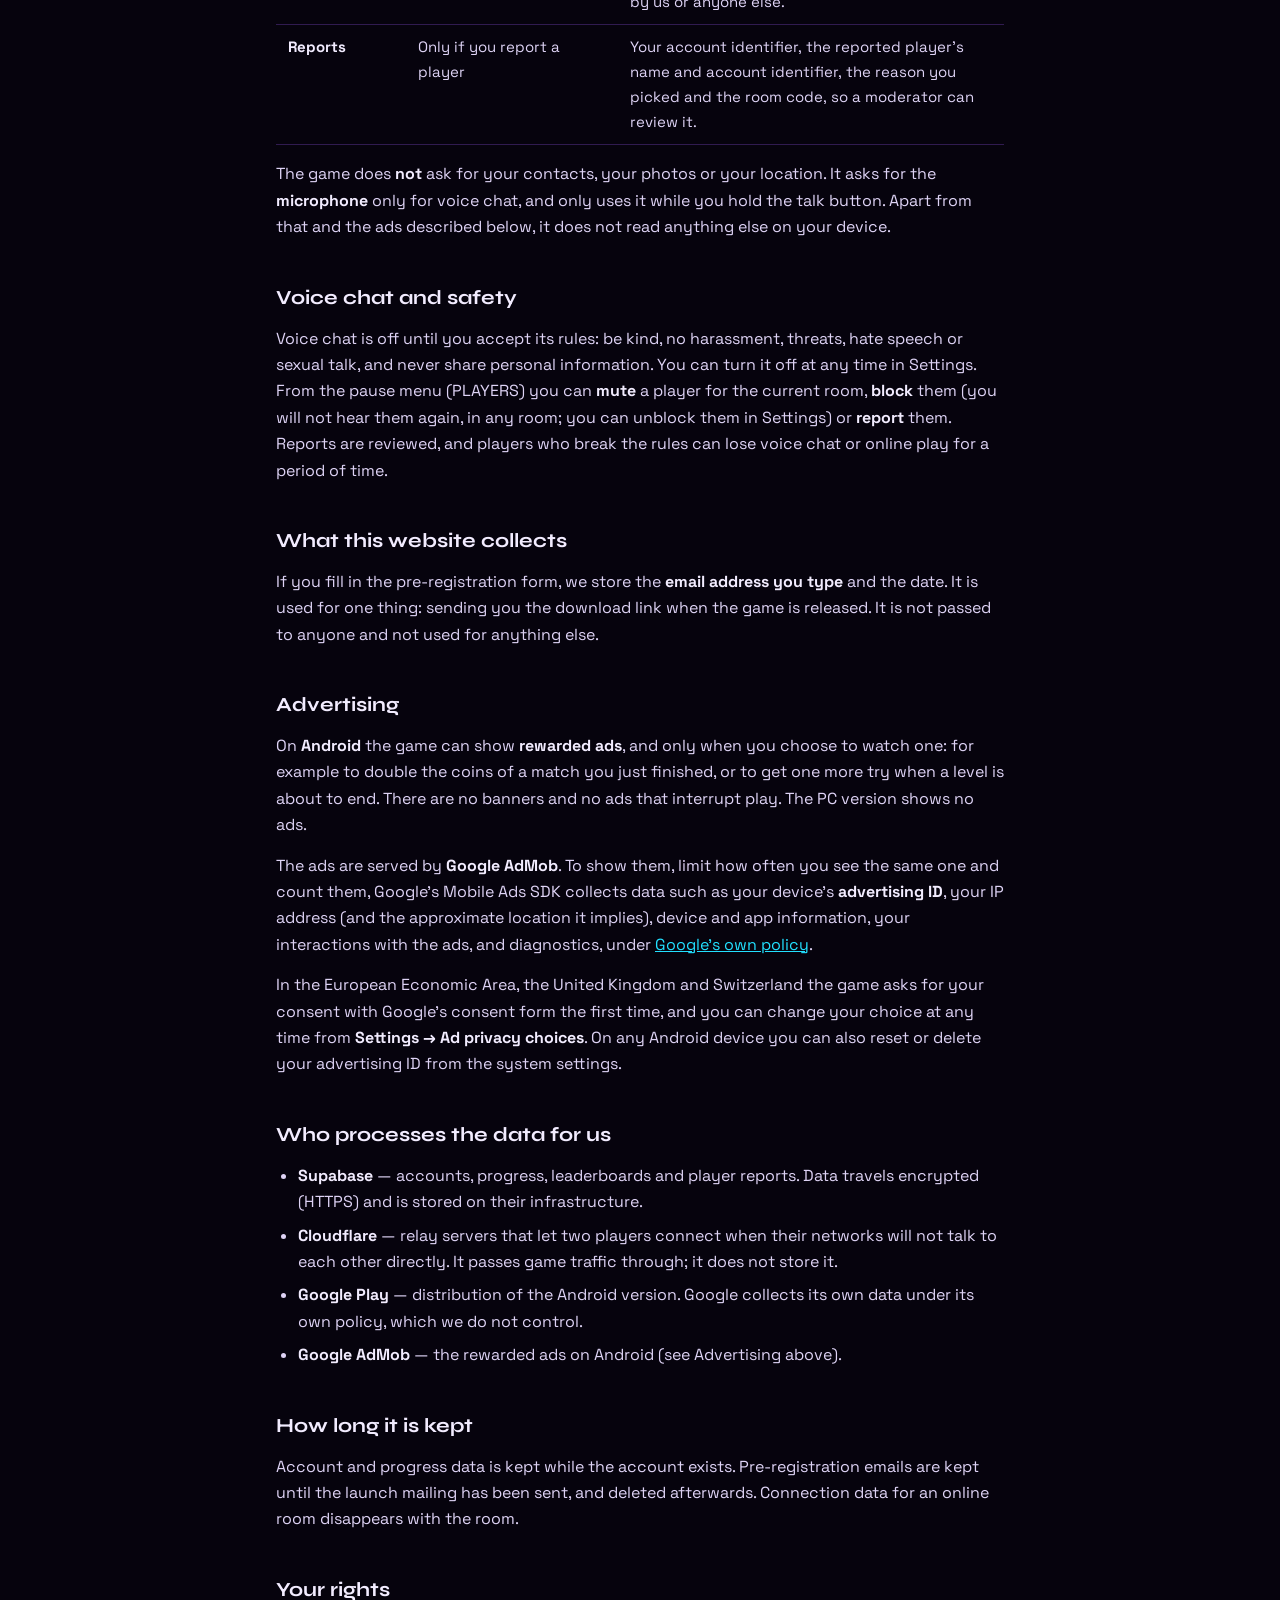
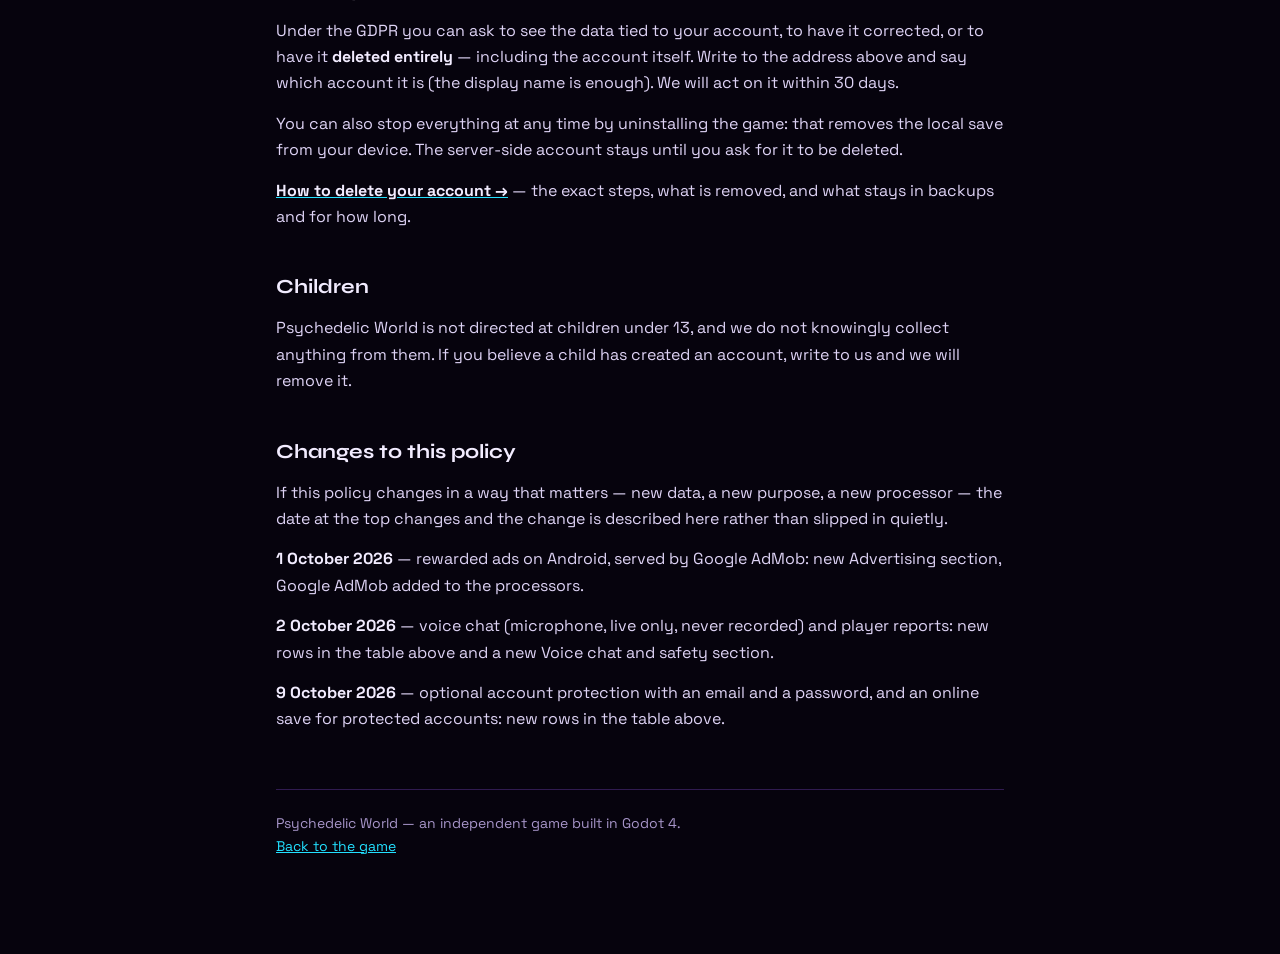
<file: psychedelicworld/privacy.html>
<!DOCTYPE html>
<html lang="en">
<head>
<meta charset="utf-8">
<meta name="viewport" content="width=device-width, initial-scale=1">
<title>Privacy Policy — Psychedelic World</title>
<meta name="description" content="What Psychedelic World collects, why, and how to have it deleted.">
<meta name="robots" content="index,follow">
<link rel="preconnect" href="https://fonts.googleapis.com">
<link rel="preconnect" href="https://fonts.gstatic.com" crossorigin>
<link href="https://fonts.googleapis.com/css2?family=Syne:wght@700;800&family=Space+Grotesk:wght@400;500;700&display=swap" rel="stylesheet">
<style>
:root{
  --void:#06030d; --ink:#0e0720; --card:#150c2b;
  --magenta:#ff2d95; --cyan:#22e0ff; --violet:#9d5cff;
  --text:#f2ecff; --muted:#a795c9; --line:rgba(157,92,255,.28);
  --maxw:760px;
}
*{box-sizing:border-box}
body{
  margin:0; background:var(--void); color:var(--text);
  font-family:'Space Grotesk',system-ui,-apple-system,Segoe UI,Roboto,sans-serif;
  line-height:1.65; font-size:16px;
}
.wrap{max-width:var(--maxw); margin:0 auto; padding:56px 16px 96px}
a{color:var(--cyan)}
a:hover{color:var(--magenta)}
.back{
  display:inline-block; margin-bottom:34px; font-size:14px;
  color:var(--muted); text-decoration:none; border-bottom:1px solid var(--line);
  padding-bottom:2px;
}
.back:hover{color:var(--cyan)}
h1{
  font-family:Syne,sans-serif; font-weight:800; font-size:clamp(30px,6vw,44px);
  line-height:1.1; margin:0 0 6px;
  background:linear-gradient(92deg,var(--magenta),var(--violet) 45%,var(--cyan));
  -webkit-background-clip:text; background-clip:text; color:transparent;
}
.updated{color:var(--muted); font-size:14px; margin:0 0 40px}
h2{
  font-family:Syne,sans-serif; font-weight:700; font-size:20px;
  margin:40px 0 12px; color:var(--text);
}
p{margin:0 0 14px; color:#ded3f5}
ul{margin:0 0 14px; padding-left:22px; color:#ded3f5}
li{margin-bottom:7px}
strong{color:var(--text)}
.card{
  background:var(--card); border:1px solid var(--line); border-radius:14px;
  padding:18px 20px; margin:0 0 14px;
}
.note{color:var(--muted); font-size:14px}
table{width:100%; border-collapse:collapse; margin:0 0 16px; font-size:15px}
th,td{text-align:left; padding:10px 12px; border-bottom:1px solid var(--line); vertical-align:top}
th{color:var(--cyan); font-weight:700; font-size:13px; letter-spacing:.04em; text-transform:uppercase}
td{color:#ded3f5}
footer{margin-top:56px; padding-top:22px; border-top:1px solid var(--line); color:var(--muted); font-size:14px}
</style>
</head>
<body>
<div class="wrap">

<a class="back" href="./">← Psychedelic World</a>

<h1>Privacy Policy</h1>
<p class="updated">Last updated: 9 October 2026</p>

<p>This policy covers the game <strong>Psychedelic World</strong> (Android and Windows) and this
website. It is written to be read, not to be survived — if anything here is unclear, write to us
and we will explain it in plain words.</p>

<div class="card">
<p style="margin:0"><strong>The short version.</strong> You can play without giving us anything.
The game creates an anonymous account by itself, with no email and no password. You only hand over
an email address if you decide to, and we never sell anything to anyone.</p>
</div>

<h2>Who is responsible</h2>
<p>Psychedelic World is made by an independent developer based in Italy. For anything in this
policy — questions, corrections, deletion — the contact address is
<a href="mailto:hanetroberto@gmail.com"><strong>hanetroberto@gmail.com</strong></a>.</p>

<h2>What the game collects</h2>
<table>
  <tr><th>Data</th><th>When</th><th>Why</th></tr>
  <tr>
    <td><strong>Account identifier</strong></td>
    <td>Always, from the first launch</td>
    <td>The game creates an <strong>anonymous</strong> account so your coins, characters and
    progress survive a restart. It has no email and no password attached.</td>
  </tr>
  <tr>
    <td><strong>Email address and password</strong></td>
    <td>Only if you choose to protect your account (Profile &rarr; Account)</td>
    <td>So you can log in on another device and keep your progress if you change or reset this
    one. It is optional; the game is fully playable without it. The password is handled by
    Supabase's sign-in service and stored only in hashed form: nobody, us included, can read it.</td>
  </tr>
  <tr>
    <td><strong>Online save</strong></td>
    <td>Only for protected accounts, while you play</td>
    <td>A copy of your saved progress (PsyCoins, characters, ships, powers, levels, daily missions,
    farm, and the players you blocked) so you can restore it on another device. It is replaced
    each time the game saves; nothing else on your device is uploaded.</td>
  </tr>
  <tr>
    <td><strong>Display name</strong></td>
    <td>When you set one</td>
    <td>It is the name other players see in a room and on the leaderboards. Pick anything —
    it does not have to be your real name.</td>
  </tr>
  <tr>
    <td><strong>Game progress</strong></td>
    <td>While you play</td>
    <td>Scores, level, experience and PsyCoins, so rankings and progression work.</td>
  </tr>
  <tr>
    <td><strong>Room codes and connection data</strong></td>
    <td>Only in online play</td>
    <td>To put you and your friends into the same session. Kept only while the room exists.</td>
  </tr>
  <tr>
    <td><strong>Your voice</strong></td>
    <td>Only in online rooms, only if you turn voice chat on, and only while you hold
    the talk button (T on PC, TALK on the phone)</td>
    <td>Sent live to the other players in the same area of your room. It travels encrypted
    between the players' devices (through Cloudflare's relay when a direct connection is
    impossible, which cannot read it). It is <strong>never recorded or stored</strong>,
    by us or anyone else.</td>
  </tr>
  <tr>
    <td><strong>Reports</strong></td>
    <td>Only if you report a player</td>
    <td>Your account identifier, the reported player's name and account identifier, the
    reason you picked and the room code, so a moderator can review it.</td>
  </tr>
</table>

<p>The game does <strong>not</strong> ask for your contacts, your photos or your location. It asks
for the <strong>microphone</strong> only for voice chat, and only uses it while you hold the talk
button. Apart from that and the ads described below, it does not read anything else on your device.</p>

<h2>Voice chat and safety</h2>
<p>Voice chat is off until you accept its rules: be kind, no harassment, threats, hate speech or
sexual talk, and never share personal information. You can turn it off at any time in Settings.
From the pause menu (PLAYERS) you can <strong>mute</strong> a player for the current room,
<strong>block</strong> them (you will not hear them again, in any room; you can unblock them in
Settings) or <strong>report</strong> them. Reports are reviewed, and players who break the rules
can lose voice chat or online play for a period of time.</p>

<h2>What this website collects</h2>
<p>If you fill in the pre-registration form, we store the <strong>email address you type</strong>
and the date. It is used for one thing: sending you the download link when the game is released.
It is not passed to anyone and not used for anything else.</p>

<h2>Advertising</h2>
<p>On <strong>Android</strong> the game can show <strong>rewarded ads</strong>, and only when you choose
to watch one: for example to double the coins of a match you just finished, or to get one more try
when a level is about to end. There are no banners and no ads that interrupt play. The PC version
shows no ads.</p>
<p>The ads are served by <strong>Google AdMob</strong>. To show them, limit how often you see the same
one and count them, Google's Mobile Ads SDK collects data such as your device's
<strong>advertising ID</strong>, your IP address (and the approximate location it implies), device
and app information, your interactions with the ads, and diagnostics, under
<a href="https://policies.google.com/technologies/partner-sites">Google's own policy</a>.</p>
<p>In the European Economic Area, the United Kingdom and Switzerland the game asks for your consent
with Google's consent form the first time, and you can change your choice at any time from
<strong>Settings &rarr; Ad privacy choices</strong>. On any Android device you can also reset or delete
your advertising ID from the system settings.</p>

<h2>Who processes the data for us</h2>
<ul>
  <li><strong>Supabase</strong> — accounts, progress, leaderboards and player reports. Data travels encrypted (HTTPS)
  and is stored on their infrastructure.</li>
  <li><strong>Cloudflare</strong> — relay servers that let two players connect when their networks
  will not talk to each other directly. It passes game traffic through; it does not store it.</li>
  <li><strong>Google Play</strong> — distribution of the Android version. Google collects its own
  data under its own policy, which we do not control.</li>
  <li><strong>Google AdMob</strong> — the rewarded ads on Android (see Advertising above).</li>
</ul>

<h2>How long it is kept</h2>
<p>Account and progress data is kept while the account exists. Pre-registration emails are kept
until the launch mailing has been sent, and deleted afterwards. Connection data for an online room
disappears with the room.</p>

<h2>Your rights</h2>
<p>Under the GDPR you can ask to see the data tied to your account, to have it corrected, or to
have it <strong>deleted entirely</strong> — including the account itself. Write to the address
above and say which account it is (the display name is enough). We will act on it within 30 days.</p>
<p>You can also stop everything at any time by uninstalling the game: that removes the local save
from your device. The server-side account stays until you ask for it to be deleted.</p>
<p><a href="delete-account.html"><strong>How to delete your account →</strong></a> — the exact steps,
what is removed, and what stays in backups and for how long.</p>

<h2>Children</h2>
<p>Psychedelic World is not directed at children under 13, and we do not knowingly collect
anything from them. If you believe a child has created an account, write to us and we will remove
it.</p>

<h2>Changes to this policy</h2>
<p>If this policy changes in a way that matters — new data, a new purpose, a new processor — the
date at the top changes and the change is described here rather than slipped in quietly.</p>
<p><strong>1 October 2026</strong> — rewarded ads on Android, served by Google AdMob: new
Advertising section, Google AdMob added to the processors.</p>
<p><strong>2 October 2026</strong> — voice chat (microphone, live only, never recorded) and player
reports: new rows in the table above and a new Voice chat and safety section.</p>
<p><strong>9 October 2026</strong> — optional account protection with an email and a password,
and an online save for protected accounts: new rows in the table above.</p>

<footer>
Psychedelic World — an independent game built in Godot 4.<br>
<a href="./">Back to the game</a>
</footer>

</div>
</body>
</html>
</file>
<file: style.css>
/* ==========================================================
   ROBERTO HANET — Portfolio Stylesheet
   Dark, minimal, violet/blue accent palette
   ========================================================== */

/* ---------- CSS Custom Properties ---------- */
:root {
  --bg:          #0d0d0f;
  --bg-alt:      #111115;
  --surface:     #18181d;
  --surface-2:   #1e1e26;
  --border:      rgba(255,255,255,0.07);

  --accent:      #7c5cfc;   /* violet */
  --accent-2:    #4f9cf9;   /* blue   */
  --accent-glow: rgba(124, 92, 252, 0.35);

  --text:        #e8e8f0;
  --text-muted:  #8888a0;
  --text-dim:    #55556a;

  --radius:      12px;
  --radius-lg:   20px;
  --transition:  0.25s ease;
}

/* ---------- Reset & Base ---------- */
*, *::before, *::after { box-sizing: border-box; margin: 0; padding: 0; }

html { scroll-behavior: smooth; }

body {
  background: var(--bg);
  color: var(--text);
  font-family: 'Inter', system-ui, sans-serif;
  font-size: 1rem;
  line-height: 1.65;
  -webkit-font-smoothing: antialiased;
}

img { display: block; max-width: 100%; }
a  { color: inherit; text-decoration: none; }
ul { list-style: none; }

/* ---------- Utility ---------- */
.container {
  width: 100%;
  max-width: 1100px;
  margin-inline: auto;
  padding-inline: 1.5rem;
}

.section { padding-block: 6rem; }
.section-alt { background: var(--bg-alt); }

.section-title {
  font-family: 'Space Grotesk', sans-serif;
  font-size: clamp(1.75rem, 4vw, 2.5rem);
  font-weight: 700;
  letter-spacing: -0.02em;
  margin-bottom: 0.5rem;
}

.section-sub {
  color: var(--text-muted);
  max-width: 620px;
  margin-bottom: 3rem;
}
.section-sub a {
  color: var(--accent);
  border-bottom: 1px solid var(--accent);
  transition: opacity var(--transition);
}
.section-sub a:hover { opacity: 0.75; }

/* ---------- Buttons ---------- */
.btn {
  display: inline-flex;
  align-items: center;
  gap: 0.4rem;
  padding: 0.7rem 1.4rem;
  border-radius: var(--radius);
  font-size: 0.9rem;
  font-weight: 600;
  cursor: pointer;
  transition: all var(--transition);
  border: none;
  text-decoration: none;
}

.btn-primary {
  background: var(--accent);
  color: #fff;
  box-shadow: 0 0 18px var(--accent-glow);
}
.btn-primary:hover {
  background: #6b4de6;
  box-shadow: 0 0 28px var(--accent-glow);
  transform: translateY(-1px);
}

.btn-ghost {
  background: transparent;
  color: var(--text);
  border: 1px solid var(--border);
}
.btn-ghost:hover {
  border-color: var(--accent);
  color: var(--accent);
}

.btn-sm { padding: 0.5rem 1rem; font-size: 0.82rem; margin-top: 1rem; }

/* Two or more buttons side by side at the bottom of a card */
.card-actions {
  display: flex;
  flex-wrap: wrap;
  gap: 0.6rem;
}
.card-actions .btn-sm { margin-top: 1rem; }

.btn-disabled {
  opacity: 0.45;
  cursor: not-allowed;
  pointer-events: none;
}


/* ==========================================================
   NAVIGATION
   ========================================================== */
.nav {
  position: fixed;
  top: 0; left: 0; right: 0;
  z-index: 100;
  display: flex;
  align-items: center;
  justify-content: space-between;
  padding: 1rem 2rem;
  background: rgba(13,13,15,0.75);
  backdrop-filter: blur(16px);
  border-bottom: 1px solid var(--border);
}

.nav-logo {
  font-family: 'Space Grotesk', sans-serif;
  font-size: 1.2rem;
  font-weight: 700;
  background: linear-gradient(135deg, var(--accent), var(--accent-2));
  -webkit-background-clip: text;
  -webkit-text-fill-color: transparent;
  background-clip: text;
}

.nav-links {
  display: flex;
  gap: 2rem;
}
.nav-links a {
  color: var(--text-muted);
  font-size: 0.9rem;
  transition: color var(--transition);
}
.nav-links a:hover { color: var(--text); }


/* ==========================================================
   HERO
   ========================================================== */
.hero {
  position: relative;
  min-height: 100vh;
  display: flex;
  flex-direction: column;
  justify-content: center;
  overflow: hidden;
  padding-top: 5rem;
}

.hero-content {
  position: relative;
  z-index: 1;
  max-width: 700px;
  margin-inline: auto;
  padding: 2rem 1.5rem;
  text-align: center;
}

.hero-eyebrow {
  font-size: 0.85rem;
  letter-spacing: 0.2em;
  text-transform: uppercase;
  color: var(--accent);
  margin-bottom: 0.75rem;
}

.hero-name {
  font-family: 'Space Grotesk', sans-serif;
  font-size: clamp(2.8rem, 8vw, 5.5rem);
  font-weight: 700;
  letter-spacing: -0.03em;
  line-height: 1.05;
  margin-bottom: 0.5rem;
  background: linear-gradient(135deg, #fff 40%, var(--accent));
  -webkit-background-clip: text;
  -webkit-text-fill-color: transparent;
  background-clip: text;
}

.hero-title {
  font-size: clamp(1rem, 2.5vw, 1.35rem);
  font-weight: 400;
  color: var(--text-muted);
  margin-bottom: 1.5rem;
}

.hero-bio {
  color: var(--text-muted);
  max-width: 560px;
  margin-inline: auto;
  margin-bottom: 2.5rem;
  font-size: 1.05rem;
}

.hero-cta {
  display: flex;
  gap: 1rem;
  justify-content: center;
  flex-wrap: wrap;
}

/* Decorative glowing orbs */
.orb {
  position: absolute;
  border-radius: 50%;
  filter: blur(90px);
  opacity: 0.25;
  pointer-events: none;
}
.orb-1 {
  width: 420px; height: 420px;
  background: var(--accent);
  top: -80px; left: -100px;
}
.orb-2 {
  width: 340px; height: 340px;
  background: var(--accent-2);
  bottom: -60px; right: -80px;
}


/* ==========================================================
   MUSIC PLAYER
   ========================================================== */
.player-wrapper {
  display: grid;
  grid-template-columns: 1fr 380px;
  gap: 1.5rem;
  align-items: start;
}

.player-frame {
  border-radius: var(--radius-lg);
  overflow: hidden;
  background: var(--surface);
  aspect-ratio: 16/9;
  box-shadow: 0 0 40px rgba(0,0,0,0.5);
}

.player-frame iframe {
  width: 100%;
  height: 100%;
  border: none;
}

/* Playlist */
.playlist {
  background: var(--surface);
  border-radius: var(--radius-lg);
  border: 1px solid var(--border);
  overflow: hidden;
  max-height: 420px;
  overflow-y: auto;
  scrollbar-width: thin;
  scrollbar-color: var(--surface-2) transparent;
}

.track {
  display: flex;
  align-items: flex-start;
  gap: 0.85rem;
  width: 100%;
  padding: 0.9rem 1.1rem;
  background: transparent;
  border: none;
  border-bottom: 1px solid var(--border);
  cursor: pointer;
  text-align: left;
  transition: background var(--transition);
  color: var(--text);
  font-family: inherit;
}
.track:last-child { border-bottom: none; }
.track:hover { background: var(--surface-2); }
.track.active {
  background: var(--surface-2);
  border-left: 3px solid var(--accent);
}

.track-num {
  font-size: 0.72rem;
  color: var(--text-dim);
  font-variant-numeric: tabular-nums;
  padding-top: 2px;
  flex-shrink: 0;
}
.track.active .track-num { color: var(--accent); }

.track-info strong {
  display: block;
  font-size: 0.88rem;
  font-weight: 600;
  margin-bottom: 0.15rem;
}
.track-info span {
  font-size: 0.75rem;
  color: var(--text-muted);
  line-height: 1.4;
}


/* ==========================================================
   SOFTWARE CARDS
   ========================================================== */
.cards-grid {
  display: grid;
  grid-template-columns: repeat(auto-fit, minmax(290px, 1fr));
  gap: 1.5rem;
}

.card {
  background: var(--surface);
  border: 1px solid var(--border);
  border-radius: var(--radius-lg);
  overflow: hidden;
  transition: transform var(--transition), box-shadow var(--transition);
  display: flex;
  flex-direction: column;
}
.card:hover {
  transform: translateY(-4px);
  box-shadow: 0 12px 40px rgba(0,0,0,0.4), 0 0 0 1px var(--accent) inset;
}

.card-icon {
  background: var(--surface-2);
  display: flex;
  align-items: center;
  justify-content: center;
  padding: 2rem;
  border-bottom: 1px solid var(--border);
}
.card-icon img {
  width: 80px;
  height: 80px;
  border-radius: 18px;
  object-fit: cover;
}

.card-body {
  padding: 1.4rem;
  display: flex;
  flex-direction: column;
  flex: 1;
}

.card-body h3 {
  font-family: 'Space Grotesk', sans-serif;
  font-size: 1.15rem;
  font-weight: 700;
  margin: 0.5rem 0 0.6rem;
}

.card-body p {
  color: var(--text-muted);
  font-size: 0.9rem;
  flex: 1;
}

.card-tags {
  display: flex;
  flex-wrap: wrap;
  gap: 0.4rem;
  margin-top: 1rem;
}
.card-tags span {
  background: var(--surface-2);
  border: 1px solid var(--border);
  border-radius: 4px;
  padding: 0.2rem 0.55rem;
  font-size: 0.72rem;
  color: var(--text-muted);
}

/* Status badges */
.card-badge {
  display: inline-block;
  border-radius: 4px;
  padding: 0.2rem 0.6rem;
  font-size: 0.72rem;
  font-weight: 600;
  letter-spacing: 0.04em;
  text-transform: uppercase;
}
.card-badge--live {
  background: rgba(52, 211, 153, 0.15);
  color: #34d399;
  border: 1px solid rgba(52, 211, 153, 0.3);
}
.card-badge--dev {
  background: rgba(251, 191, 36, 0.12);
  color: #fbbf24;
  border: 1px solid rgba(251, 191, 36, 0.25);
}


/* ==========================================================
   EXPERTISE GRID
   ========================================================== */
.expertise-grid {
  display: grid;
  grid-template-columns: repeat(auto-fit, minmax(240px, 1fr));
  gap: 1.25rem;
}

.expertise-item {
  background: var(--surface);
  border: 1px solid var(--border);
  border-radius: var(--radius);
  padding: 1.75rem 1.5rem;
  transition: border-color var(--transition), transform var(--transition);
}
.expertise-item:hover {
  border-color: var(--accent);
  transform: translateY(-3px);
}

.expertise-icon {
  font-size: 2rem;
  margin-bottom: 0.75rem;
  line-height: 1;
}

.expertise-item h3 {
  font-family: 'Space Grotesk', sans-serif;
  font-size: 1rem;
  font-weight: 700;
  margin-bottom: 0.5rem;
}
.expertise-item p {
  color: var(--text-muted);
  font-size: 0.87rem;
}


/* ==========================================================
   FOOTER
   ========================================================== */
.footer {
  background: var(--bg-alt);
  border-top: 1px solid var(--border);
  padding-block: 3rem 1.5rem;
}

.footer-inner {
  display: flex;
  align-items: flex-start;
  justify-content: space-between;
  gap: 2rem;
  flex-wrap: wrap;
  margin-bottom: 2rem;
}

.footer-left p {
  color: var(--text-muted);
  font-size: 0.9rem;
  margin-top: 0.5rem;
  max-width: 280px;
}

.footer-links {
  display: flex;
  flex-direction: column;
  gap: 0.85rem;
}

.footer-links a {
  display: flex;
  align-items: center;
  gap: 0.6rem;
  color: var(--text-muted);
  font-size: 0.9rem;
  transition: color var(--transition);
}
.footer-links a:hover { color: var(--accent); }
.footer-links svg {
  width: 18px;
  height: 18px;
  flex-shrink: 0;
}

.footer-copy {
  text-align: center;
  color: var(--text-dim);
  font-size: 0.8rem;
  border-top: 1px solid var(--border);
  padding-top: 1.5rem;
}


/* ==========================================================
   RESPONSIVE
   ========================================================== */
@media (max-width: 900px) {
  .player-wrapper {
    grid-template-columns: 1fr;
  }
  .playlist {
    max-height: 320px;
  }
}

@media (max-width: 640px) {
  .nav-links {
    display: none;         /* simple hide on small screens — add a hamburger if needed */
  }
  .nav { padding: 0.9rem 1.2rem; }

  .hero-content { padding: 1.5rem 1rem; }
  .hero-cta { flex-direction: column; align-items: center; }

  .section { padding-block: 4rem; }

  .footer-inner { flex-direction: column; }
  .footer-links { flex-direction: row; flex-wrap: wrap; gap: 1rem; }
}
</file>
<file: camverse/camverse.css>
/* ==========================================================
   CAMVERSE — page-specific styles
   Extends ../style.css (same tokens, same fonts, same palette)
   ========================================================== */

:root {
  --ok:    #34d399;
  --warn:  #fbbf24;
  --crit:  #f87171;
}

/* Guide pages start below the fixed nav */
.page-top { padding-top: 7rem; padding-bottom: 2rem; }

.page-title {
  font-family: 'Space Grotesk', sans-serif;
  font-size: clamp(2rem, 5vw, 3.2rem);
  font-weight: 700;
  letter-spacing: -0.03em;
  line-height: 1.1;
  margin-bottom: 0.75rem;
  background: linear-gradient(135deg, #fff 45%, var(--accent));
  -webkit-background-clip: text;
  -webkit-text-fill-color: transparent;
  background-clip: text;
}

.page-lead {
  color: var(--text-muted);
  font-size: 1.05rem;
  max-width: 640px;
}

.breadcrumb {
  font-size: 0.82rem;
  color: var(--text-dim);
  margin-bottom: 1.25rem;
}
.breadcrumb a { color: var(--text-muted); }
.breadcrumb a:hover { color: var(--accent); }

/* ---------- Reading time / meta strip ---------- */
.meta-strip {
  display: flex;
  flex-wrap: wrap;
  gap: 0.5rem;
  margin-top: 1.5rem;
}
.meta-strip span {
  background: var(--surface);
  border: 1px solid var(--border);
  border-radius: 999px;
  padding: 0.3rem 0.85rem;
  font-size: 0.78rem;
  color: var(--text-muted);
}

/* ---------- Table of contents ---------- */
.toc {
  background: var(--surface);
  border: 1px solid var(--border);
  border-radius: var(--radius-lg);
  padding: 1.5rem;
  margin-bottom: 3.5rem;
}
.toc h2 {
  font-family: 'Space Grotesk', sans-serif;
  font-size: 0.78rem;
  letter-spacing: 0.14em;
  text-transform: uppercase;
  color: var(--text-dim);
  margin-bottom: 1rem;
}
.toc ol {
  list-style: none;
  counter-reset: toc;
  display: grid;
  gap: 0.6rem;
}
.toc li { counter-increment: toc; }
.toc a {
  display: flex;
  gap: 0.75rem;
  color: var(--text-muted);
  font-size: 0.92rem;
  transition: color var(--transition);
}
.toc a::before {
  content: counter(toc, decimal-leading-zero);
  color: var(--accent);
  font-variant-numeric: tabular-nums;
  font-weight: 600;
  flex-shrink: 0;
}
.toc a:hover { color: var(--text); }

/* ---------- Steps ---------- */
.step {
  border-top: 1px solid var(--border);
  padding-top: 2.5rem;
  margin-top: 3.5rem;
  scroll-margin-top: 6rem;
}
.step:first-of-type { border-top: none; margin-top: 0; }

.step-num {
  display: inline-flex;
  align-items: center;
  justify-content: center;
  width: 2.1rem;
  height: 2.1rem;
  border-radius: 50%;
  background: var(--accent);
  color: #fff;
  font-family: 'Space Grotesk', sans-serif;
  font-weight: 700;
  font-size: 0.95rem;
  box-shadow: 0 0 18px var(--accent-glow);
  margin-bottom: 0.9rem;
}

.step h2 {
  font-family: 'Space Grotesk', sans-serif;
  font-size: clamp(1.35rem, 3vw, 1.75rem);
  font-weight: 700;
  letter-spacing: -0.02em;
  margin-bottom: 0.6rem;
}

.step p { color: var(--text-muted); margin-bottom: 1rem; }
.step p strong { color: var(--text); font-weight: 600; }
.step h3 {
  font-family: 'Space Grotesk', sans-serif;
  font-size: 1.02rem;
  font-weight: 600;
  margin: 1.75rem 0 0.6rem;
}

.step ul.bullets {
  list-style: none;
  display: grid;
  gap: 0.55rem;
  margin: 0 0 1.25rem;
}
.step ul.bullets li {
  position: relative;
  padding-left: 1.4rem;
  color: var(--text-muted);
  font-size: 0.94rem;
}
.step ul.bullets li::before {
  content: '';
  position: absolute;
  left: 0.25rem;
  top: 0.62em;
  width: 5px; height: 5px;
  border-radius: 50%;
  background: var(--accent);
}
.step ul.bullets li strong { color: var(--text); font-weight: 600; }

/* ---------- Screenshot figures ---------- */
.shot { margin: 1.5rem 0 1.75rem; }

.shot img {
  width: 100%;
  max-width: 320px;
  border-radius: var(--radius);
  border: 1px solid var(--border);
  box-shadow: 0 12px 40px rgba(0,0,0,0.45);
}
.shot.wide img { max-width: 640px; }

.shot figcaption {
  margin-top: 0.7rem;
  font-size: 0.84rem;
  color: var(--text-dim);
  max-width: 560px;
  line-height: 1.55;
}
.shot figcaption b {
  color: var(--text-muted);
  font-weight: 600;
}

/* Placeholder shown when a screenshot file is not there yet */
.shot-missing {
  display: flex;
  align-items: center;
  justify-content: center;
  text-align: center;
  width: 100%;
  max-width: 320px;
  aspect-ratio: 9 / 19.5;
  border: 1px dashed var(--text-dim);
  border-radius: var(--radius);
  background: var(--surface);
  color: var(--text-dim);
  font-size: 0.78rem;
  padding: 1.5rem;
  line-height: 1.6;
}
.shot.wide .shot-missing { max-width: 640px; aspect-ratio: 16 / 9; }
.shot-missing code {
  display: block;
  margin-top: 0.5rem;
  color: var(--accent);
  font-size: 0.75rem;
  word-break: break-all;
}

/* ---------- Callouts ---------- */
.callout {
  border-radius: var(--radius);
  border: 1px solid var(--border);
  border-left-width: 3px;
  background: var(--surface);
  padding: 1.1rem 1.25rem;
  margin: 1.5rem 0;
  font-size: 0.92rem;
  color: var(--text-muted);
}
.callout strong { color: var(--text); font-weight: 600; }
.callout--note { border-left-color: var(--accent-2); }
.callout--warn { border-left-color: var(--warn); }
.callout--crit { border-left-color: var(--crit); }
.callout--ok   { border-left-color: var(--ok); }

.callout-label {
  display: block;
  font-size: 0.72rem;
  letter-spacing: 0.12em;
  text-transform: uppercase;
  font-weight: 700;
  margin-bottom: 0.4rem;
}
.callout--note .callout-label { color: var(--accent-2); }
.callout--warn .callout-label { color: var(--warn); }
.callout--crit .callout-label { color: var(--crit); }
.callout--ok   .callout-label { color: var(--ok); }

/* ---------- Requirements checklist ---------- */
.checklist {
  list-style: none;
  display: grid;
  gap: 0.75rem;
  margin: 1.5rem 0;
}
.checklist li {
  display: flex;
  gap: 0.8rem;
  align-items: flex-start;
  background: var(--surface);
  border: 1px solid var(--border);
  border-radius: var(--radius);
  padding: 0.9rem 1.1rem;
  font-size: 0.92rem;
  color: var(--text-muted);
}
.checklist li b { color: var(--text); font-weight: 600; }
.checklist .tick {
  color: var(--accent);
  flex-shrink: 0;
  font-size: 1rem;
  line-height: 1.5;
}

/* ---------- Troubleshooting table ---------- */
.tbl-wrap { overflow-x: auto; margin: 1.5rem 0; }
table.tbl {
  width: 100%;
  min-width: 560px;
  border-collapse: collapse;
  font-size: 0.89rem;
}
table.tbl th, table.tbl td {
  text-align: left;
  padding: 0.85rem 1rem;
  border-bottom: 1px solid var(--border);
  vertical-align: top;
}
table.tbl th {
  font-family: 'Space Grotesk', sans-serif;
  font-size: 0.75rem;
  letter-spacing: 0.1em;
  text-transform: uppercase;
  color: var(--text-dim);
  font-weight: 600;
}
table.tbl td { color: var(--text-muted); }
table.tbl td b { color: var(--text); font-weight: 600; }
table.tbl tr:last-child td { border-bottom: none; }

/* ---------- CTA band ---------- */
.cta-band {
  background: var(--surface);
  border: 1px solid var(--border);
  border-radius: var(--radius-lg);
  padding: 2.5rem 2rem;
  text-align: center;
  margin-top: 4rem;
  position: relative;
  overflow: hidden;
}
.cta-band h2 {
  font-family: 'Space Grotesk', sans-serif;
  font-size: clamp(1.4rem, 3vw, 1.9rem);
  font-weight: 700;
  margin-bottom: 0.6rem;
}
.cta-band p {
  color: var(--text-muted);
  max-width: 480px;
  margin: 0 auto 1.75rem;
  font-size: 0.95rem;
}
.cta-band .hero-cta { justify-content: center; }

/* ---------- Feature grid on the landing page ---------- */
.feature-grid {
  display: grid;
  grid-template-columns: repeat(auto-fit, minmax(240px, 1fr));
  gap: 1.25rem;
}

/* ---------- Small helpers ---------- */
.kbd {
  background: var(--surface-2);
  border: 1px solid var(--border);
  border-radius: 5px;
  padding: 0.12rem 0.42rem;
  font-size: 0.85em;
  font-family: ui-monospace, SFMono-Regular, Menlo, monospace;
  color: var(--text);
}
.muted { color: var(--text-muted); }
.center { text-align: center; }

/* Keep the nav usable on phones (the portfolio hides it) */
@media (max-width: 640px) {
  .nav-links {
    display: flex;
    gap: 1.1rem;
  }
  .nav-links a { font-size: 0.8rem; }
  .nav { padding: 0.8rem 1rem; }
  .page-top { padding-top: 6rem; }
  .shot img, .shot-missing { max-width: 100%; }
}
</file>
<file: cc/cc.css>
/* ConsensualCheck · Trinitas — landing styles (shared by EN and IT) */
:root {
  --bg: #0A0E1A;
  --bg-2: #0F1428;
  --surface: #151A2E;
  --surface-2: #1C2240;
  --line: rgba(255, 255, 255, .09);
  --line-strong: rgba(255, 255, 255, .16);
  --ink: #F4F6FB;
  --ink-2: rgba(244, 246, 251, .74);
  --ink-3: rgba(244, 246, 251, .52);
  --cyan: #00E5FF;
  --purple: #B388FF;
  --violet: #7C4DFF;
  --rose: #FF6B9A;
  --green: #3DDC97;
  --amber: #FFC14D;
  --bar-accent: #12A0BB;
  --bar-muted: #6B7391;
  --grad: linear-gradient(100deg, #00E5FF 0%, #8FA8FF 50%, #B388FF 100%);
  --radius: 18px;
  --serif: "Fraunces", Georgia, "Times New Roman", serif;
  --sans: "DM Sans", system-ui, -apple-system, "Segoe UI", Roboto, sans-serif;
  --max: 1120px;
  --gutter: clamp(16px, 4vw, 40px);
  color-scheme: dark;
}

* { box-sizing: border-box; }
html { scroll-behavior: smooth; -webkit-text-size-adjust: 100%; }
body {
  margin: 0;
  background: var(--bg);
  color: var(--ink);
  font-family: var(--sans);
  font-size: 18px;
  line-height: 1.65;
  overflow-x: hidden;
  -webkit-font-smoothing: antialiased;
}
img { max-width: 100%; display: block; }
a { color: inherit; }
:focus-visible { outline: 2px solid var(--cyan); outline-offset: 3px; border-radius: 6px; }
.wrap { width: 100%; max-width: var(--max); margin: 0 auto; padding: 0 var(--gutter); }
.sr-only { position: absolute; width: 1px; height: 1px; padding: 0; margin: -1px; overflow: hidden; clip: rect(0 0 0 0); white-space: nowrap; border: 0; }

/* sky */
.sky {
  position: fixed; inset: 0; z-index: -1; pointer-events: none;
  background:
    radial-gradient(1200px 700px at 80% -10%, rgba(124, 77, 255, .22), transparent 60%),
    radial-gradient(900px 600px at -10% 20%, rgba(0, 229, 255, .10), transparent 60%),
    radial-gradient(800px 800px at 50% 120%, rgba(124, 77, 255, .14), transparent 60%),
    var(--bg);
}
.sky::after {
  content: ""; position: absolute; inset: 0; opacity: .55;
  background-image:
    radial-gradient(1px 1px at 12% 18%, #fff 50%, transparent 51%),
    radial-gradient(1px 1px at 72% 12%, #fff 50%, transparent 51%),
    radial-gradient(1px 1px at 38% 64%, #fff 50%, transparent 51%),
    radial-gradient(1.5px 1.5px at 88% 46%, #cfe9ff 50%, transparent 51%),
    radial-gradient(1px 1px at 22% 86%, #fff 50%, transparent 51%),
    radial-gradient(1px 1px at 58% 32%, #e5dcff 50%, transparent 51%),
    radial-gradient(1.5px 1.5px at 6% 52%, #fff 50%, transparent 51%),
    radial-gradient(1px 1px at 94% 82%, #fff 50%, transparent 51%),
    radial-gradient(1px 1px at 46% 8%, #fff 50%, transparent 51%),
    radial-gradient(1px 1px at 66% 92%, #fff 50%, transparent 51%);
}

/* help strip */
.help-strip {
  background: linear-gradient(90deg, rgba(255, 107, 154, .16), rgba(124, 77, 255, .16));
  border-bottom: 1px solid var(--line);
  font-size: 14px; line-height: 1.4; text-align: center;
  padding: 9px var(--gutter);
  color: var(--ink-2);
}
.help-strip strong { color: var(--ink); }
.help-strip a { color: var(--ink); text-underline-offset: 3px; }

/* nav */
.nav {
  position: sticky; top: 0; z-index: 20;
  backdrop-filter: blur(14px); -webkit-backdrop-filter: blur(14px);
  background: rgba(10, 14, 26, .72);
  border-bottom: 1px solid var(--line);
}
.nav .wrap { display: flex; align-items: center; justify-content: space-between; gap: 16px; height: 64px; }
.brand { display: flex; align-items: center; gap: 10px; text-decoration: none; font-weight: 600; letter-spacing: .01em; font-size: 16px; white-space: nowrap; }
.brand img { width: 34px; height: 34px; border-radius: 8px; }
.nav-links { display: flex; align-items: center; gap: 26px; font-size: 15px; }
.nav-links a { text-decoration: none; color: var(--ink-2); transition: color .2s; }
.nav-links a:hover { color: var(--ink); }
.btn {
  display: inline-flex; align-items: center; justify-content: center; gap: 8px;
  padding: 13px 22px; border-radius: 999px; font-weight: 600; font-size: 16px;
  text-decoration: none; border: 1px solid transparent; transition: transform .2s, box-shadow .2s, background .2s;
  line-height: 1.2; text-align: center;
}
.btn:hover { transform: translateY(-1px); }
.btn-primary { background: var(--grad); color: #0A0E1A; box-shadow: 0 8px 30px rgba(0, 229, 255, .18); }
.btn-primary:hover { box-shadow: 0 10px 38px rgba(143, 168, 255, .32); }
.btn-ghost { border-color: var(--line-strong); color: var(--ink); background: rgba(255, 255, 255, .03); }
.btn-ghost:hover { background: rgba(255, 255, 255, .07); }
.btn-sm { padding: 9px 16px; font-size: 14px; }

/* hero */
.hero { padding: clamp(56px, 10vw, 120px) var(--gutter) clamp(64px, 9vw, 110px); text-align: center; }
.halo { position: relative; width: clamp(150px, 26vw, 220px); margin: 0 auto 36px; }
.halo::before {
  content: ""; position: absolute; inset: -30%; border-radius: 50%;
  background: radial-gradient(circle, rgba(124, 77, 255, .45), rgba(0, 229, 255, .12) 45%, transparent 70%);
  filter: blur(10px); animation: breathe 6s ease-in-out infinite;
}
.halo img { position: relative; width: 100%; height: auto; border-radius: 18%; box-shadow: 0 20px 60px rgba(0, 0, 0, .5); }
@keyframes breathe { 0%, 100% { opacity: .75; transform: scale(1); } 50% { opacity: 1; transform: scale(1.06); } }
.eyebrow { font-size: 13px; letter-spacing: .18em; text-transform: uppercase; color: var(--ink-3); font-weight: 600; margin: 0 0 18px; }
h1, h2, h3 { font-family: var(--serif); font-weight: 600; line-height: 1.12; letter-spacing: -.01em; margin: 0; }
h1 { font-size: clamp(38px, 7vw, 76px); max-width: 15ch; margin: 0 auto; }
.grad-text { background: var(--grad); -webkit-background-clip: text; background-clip: text; color: transparent; font-style: italic; }
.lead { font-size: clamp(18px, 2.2vw, 22px); color: var(--ink-2); max-width: 40ch; margin: 26px auto 38px; }
.cta-row { display: flex; gap: 14px; justify-content: center; flex-wrap: wrap; }

/* sections */
section { padding: clamp(64px, 10vw, 120px) 0; position: relative; }
.kicker { font-size: 13px; letter-spacing: .18em; text-transform: uppercase; color: var(--cyan); font-weight: 600; margin: 0 0 16px; }
h2 { font-size: clamp(32px, 5vw, 54px); max-width: 20ch; }
.section-intro { color: var(--ink-2); font-size: clamp(18px, 2vw, 21px); max-width: 52ch; margin: 22px 0 0; }
.divider { height: 1px; background: linear-gradient(90deg, transparent, var(--line-strong), transparent); border: 0; margin: 0; }

/* story */
.story { display: grid; grid-template-columns: minmax(0, 1fr); gap: 0; max-width: 720px; margin: 0 auto; }
.story p { font-size: clamp(19px, 2.1vw, 22px); color: var(--ink-2); margin: 0 0 24px; }
.story p strong { color: var(--ink); font-weight: 600; }
.quote {
  margin: 10px 0 34px; padding: 28px 30px; border-radius: var(--radius);
  background: rgba(255, 255, 255, .035); border: 1px solid var(--line); border-left: 3px solid var(--rose);
  font-family: var(--serif); font-style: italic; font-size: clamp(21px, 2.6vw, 27px); line-height: 1.45; color: var(--ink);
}
.quote small { display: block; margin-top: 14px; font-family: var(--sans); font-style: normal; font-size: 14px; color: var(--ink-3); }
.story .turn {
  font-family: var(--serif); font-size: clamp(26px, 3.6vw, 38px); line-height: 1.25; color: var(--ink);
  margin: 18px 0 30px; font-weight: 500;
}
.story .sign { font-family: var(--serif); font-style: italic; font-size: 22px; color: var(--ink); margin-top: 8px; }

/* numbers */
.stats { display: grid; grid-template-columns: repeat(2, minmax(0, 1fr)); gap: 18px; margin-top: 52px; }
.stat {
  background: linear-gradient(180deg, rgba(255, 255, 255, .045), rgba(255, 255, 255, .015));
  border: 1px solid var(--line); border-radius: var(--radius); padding: 28px 28px 26px;
  display: flex; flex-direction: column; gap: 8px;
}
.stat-value { font-family: var(--sans); font-weight: 700; font-size: clamp(40px, 6vw, 58px); line-height: 1; letter-spacing: -.02em; color: var(--ink); }
.stat-value .unit { font-size: .45em; font-weight: 600; color: var(--ink-2); letter-spacing: 0; margin-left: 6px; }
.stat-label { font-weight: 600; font-size: 18px; color: var(--ink); margin-top: 8px; }
.stat-note { font-size: 16px; color: var(--ink-2); margin: 0; }
.stat-src { font-size: 13px; color: var(--ink-3); margin-top: auto; padding-top: 10px; }
.stat-src a { color: var(--ink-3); }
.stat .dot { width: 10px; height: 10px; border-radius: 50%; margin-bottom: 8px; }

.compare {
  margin-top: 64px; padding: clamp(26px, 4vw, 44px); border-radius: 24px;
  background: rgba(15, 20, 40, .7); border: 1px solid var(--line-strong);
}
.compare h3 { font-size: clamp(24px, 3vw, 32px); max-width: 26ch; }
.compare-sub { color: var(--ink-2); margin: 12px 0 34px; max-width: 60ch; font-size: 17px; }
.chart { position: relative; }
.chart-row { display: grid; grid-template-columns: 170px minmax(0, 1fr); align-items: center; gap: 18px; margin-bottom: 18px; }
.chart-row:last-of-type { margin-bottom: 0; }
.chart-name { font-size: 15px; font-weight: 600; color: var(--ink); line-height: 1.3; }
.chart-name span { display: block; font-weight: 400; font-size: 13px; color: var(--ink-3); }
.track { position: relative; height: 44px; }
.grid { position: absolute; inset: 0; display: flex; justify-content: space-between; pointer-events: none; }
.grid i { width: 1px; background: rgba(255, 255, 255, .06); }
.bar {
  position: absolute; left: 0; top: 6px; bottom: 6px; border-radius: 0 4px 4px 0;
  width: calc(var(--w) * var(--k, 1)); transform-origin: left center; cursor: default;
  transition: transform 1.4s cubic-bezier(.2, .7, .2, 1), filter .2s;
}
.bar:hover, .bar:focus-visible { filter: brightness(1.15); }
.bar.accent { background: var(--bar-accent); }
.bar.muted { background: var(--bar-muted); }
.bar-label {
  position: absolute; top: 50%; transform: translateY(-50%);
  left: calc(var(--w) * var(--k, 1) + 12px); font-weight: 700; font-size: 18px; color: var(--ink); white-space: nowrap;
}
  .axis { display: grid; grid-template-columns: 170px minmax(0, 1fr); gap: 18px; margin-top: 10px; }
.axis-ticks { position: relative; height: 18px; font-size: 12px; color: var(--ink-3); }
.axis-ticks span { position: absolute; top: 0; transform: translateX(-50%); }
.axis-ticks span:first-child { transform: none; }
.axis-ticks span:last-child { transform: translateX(-100%); }
.chart-tip {
  position: absolute; z-index: 5; pointer-events: none; opacity: 0; transition: opacity .15s;
  background: #0A0E1A; border: 1px solid var(--line-strong); border-radius: 10px;
  padding: 10px 12px; font-size: 14px; line-height: 1.45; color: var(--ink-2); max-width: 280px;
  box-shadow: 0 10px 30px rgba(0, 0, 0, .45);
}
.chart-tip b { color: var(--ink); }
.compare-punch {
  margin: 38px 0 0; font-family: var(--serif); font-size: clamp(22px, 2.8vw, 30px); line-height: 1.35; color: var(--ink); max-width: 34ch;
}
.compare-punch em { font-style: italic; }
.compare-foot { font-size: 13px; color: var(--ink-3); margin-top: 18px; max-width: 75ch; }

/* what it is */
.duo { display: grid; grid-template-columns: repeat(2, minmax(0, 1fr)); gap: 22px; margin-top: 52px; }
.persona {
  border-radius: 24px; padding: clamp(26px, 3.6vw, 40px); border: 1px solid var(--line);
  position: relative; overflow: hidden;
}
.persona.cc { background: linear-gradient(160deg, rgba(0, 229, 255, .10), rgba(15, 20, 40, .6) 55%); }
.persona.tr { background: linear-gradient(160deg, rgba(179, 136, 255, .14), rgba(15, 20, 40, .6) 55%); }
.persona .icon { width: 56px; height: 56px; border-radius: 16px; display: grid; place-items: center; margin-bottom: 22px; }
.persona.cc .icon { background: rgba(0, 229, 255, .12); color: var(--cyan); }
.persona.tr .icon { background: rgba(179, 136, 255, .14); color: var(--purple); }
.persona h3 { font-size: clamp(28px, 3.4vw, 36px); }
.persona .role { font-family: var(--serif); font-style: italic; font-size: 20px; color: var(--ink-2); margin: 6px 0 18px; }
.persona p { color: var(--ink-2); margin: 0 0 14px; font-size: 18px; }
.persona p:last-child { margin-bottom: 0; }

.imagine {
  max-width: 760px; margin: 0 auto; text-align: center;
  font-family: var(--serif); font-size: clamp(24px, 3.2vw, 34px); line-height: 1.35; color: var(--ink);
}
.imagine span { color: var(--ink-2); }

.features { display: grid; grid-template-columns: repeat(3, minmax(0, 1fr)); gap: 18px; margin-top: 48px; }
.feature {
  padding: 26px; border-radius: var(--radius); border: 1px solid var(--line);
  background: rgba(255, 255, 255, .025);
}
.feature svg { width: 30px; height: 30px; color: var(--cyan); margin-bottom: 16px; }
.feature:nth-child(3n+2) svg { color: var(--purple); }
.feature:nth-child(3n) svg { color: var(--rose); }
.feature h4 { margin: 0 0 8px; font-size: 19px; font-weight: 600; line-height: 1.3; }
.feature p { margin: 0; color: var(--ink-2); font-size: 16.5px; }

/* promises */
.promises { display: grid; grid-template-columns: repeat(5, minmax(0, 1fr)); gap: 14px; margin-top: 48px; }
.promise { padding: 22px 20px; border-radius: var(--radius); border: 1px solid var(--line); background: rgba(255, 255, 255, .02); }
.promise b { display: block; font-family: var(--serif); font-size: 21px; line-height: 1.25; margin-bottom: 10px; font-weight: 600; }
.promise span { color: var(--ink-2); font-size: 15.5px; display: block; line-height: 1.55; }

/* status */
.status-grid { display: grid; grid-template-columns: minmax(0, 1.1fr) minmax(0, 1fr); gap: clamp(28px, 5vw, 64px); align-items: start; margin-top: 10px; }
.status-text p { color: var(--ink-2); font-size: 19px; margin: 0 0 18px; }
.status-text p strong { color: var(--ink); }
.checklist { list-style: none; margin: 0; padding: 0; border: 1px solid var(--line); border-radius: var(--radius); overflow: hidden; background: rgba(255, 255, 255, .02); }
.checklist li { display: flex; gap: 14px; align-items: flex-start; padding: 15px 20px; border-bottom: 1px solid var(--line); font-size: 16.5px; line-height: 1.45; }
.checklist li:last-child { border-bottom: 0; }
.checklist .st { flex: none; font-size: 12px; font-weight: 700; letter-spacing: .04em; padding: 3px 9px; border-radius: 999px; margin-top: 1px; white-space: nowrap; min-width: 98px; text-align: center; }
.st.ok { background: rgba(61, 220, 151, .14); color: var(--green); }
.st.wip { background: rgba(255, 193, 77, .14); color: var(--amber); }
.st.todo { background: rgba(255, 255, 255, .07); color: var(--ink-2); }

/* join */
.join-head { text-align: center; }
.join-head h2 { margin: 0 auto; }
.join-head .section-intro { margin: 22px auto 0; }
.roles { display: grid; grid-template-columns: repeat(4, minmax(0, 1fr)); gap: 14px; margin-top: 48px; }
.role-card { padding: 22px; border-radius: var(--radius); border: 1px solid var(--line); background: rgba(255, 255, 255, .025); transition: border-color .2s, background .2s; }
.role-card:hover { border-color: var(--line-strong); background: rgba(255, 255, 255, .045); }
.role-card .emoji { font-size: 26px; line-height: 1; margin-bottom: 14px; display: block; }
.role-card h4 { margin: 0 0 6px; font-size: 17.5px; line-height: 1.3; }
.role-card p { margin: 0; color: var(--ink-2); font-size: 15px; line-height: 1.5; }
.join-cta {
  margin-top: 56px; text-align: center; padding: clamp(32px, 5vw, 56px) var(--gutter); border-radius: 28px;
  background: radial-gradient(600px 300px at 50% 0%, rgba(124, 77, 255, .25), transparent 70%), rgba(15, 20, 40, .7);
  border: 1px solid var(--line-strong);
}
.join-cta h3 { font-size: clamp(28px, 4vw, 42px); max-width: 22ch; margin: 0 auto; }
.join-cta p { color: var(--ink-2); max-width: 50ch; margin: 18px auto 30px; }

/* help now */
.helpbox {
  border-radius: 24px; padding: clamp(26px, 4vw, 44px);
  background: linear-gradient(160deg, rgba(255, 107, 154, .12), rgba(15, 20, 40, .7) 60%);
  border: 1px solid rgba(255, 107, 154, .3);
}
.helpbox h2 { font-size: clamp(28px, 4vw, 42px); max-width: none; }
.helpbox > p { color: var(--ink-2); margin: 16px 0 28px; max-width: 60ch; }
.lines { display: grid; grid-template-columns: repeat(auto-fit, minmax(210px, 1fr)); gap: 14px; }
.line {
  display: block; text-decoration: none; padding: 20px; border-radius: 16px;
  background: rgba(10, 14, 26, .6); border: 1px solid var(--line); transition: border-color .2s;
}
.line:hover { border-color: var(--line-strong); }
.line .num { font-size: 30px; font-weight: 700; letter-spacing: -.01em; color: var(--ink); display: block; line-height: 1.1; }
.line .who { font-weight: 600; display: block; margin: 8px 0 4px; font-size: 16px; }
.line .when { color: var(--ink-2); font-size: 14.5px; display: block; line-height: 1.45; }
.helpbox .elsewhere { margin: 22px 0 0; font-size: 15px; color: var(--ink-2); }

/* sources + footer */
.sources { font-size: 14px; color: var(--ink-3); }
.sources h2 { font-family: var(--sans); font-size: 14px; letter-spacing: .16em; text-transform: uppercase; color: var(--ink-3); font-weight: 600; margin-bottom: 16px; }
.sources ol { margin: 0; padding-left: 20px; display: grid; gap: 8px; max-width: 90ch; }
.sources a { color: var(--ink-2); text-underline-offset: 3px; word-break: break-word; }
footer { border-top: 1px solid var(--line); padding: 36px 0 48px; color: var(--ink-3); font-size: 15px; }
footer .wrap { display: flex; justify-content: space-between; gap: 18px; flex-wrap: wrap; align-items: center; }
footer a { color: var(--ink-2); text-underline-offset: 3px; }

/* reveal */
.js .reveal { opacity: 0; transform: translateY(18px); transition: opacity .8s ease, transform .8s ease; }
.js .reveal.in { opacity: 1; transform: none; }
.js .bar { transform: scaleX(0); }
.js .chart.in .bar { transform: scaleX(1); }
.js .chart.in .row-war .bar { transition-delay: .35s; }
.js .bar-label { opacity: 0; transition: opacity .6s ease 1.2s; }
.js .chart.in .bar-label { opacity: 1; }

@media (prefers-reduced-motion: reduce) {
  html { scroll-behavior: auto; }
  .halo::before { animation: none; }
  .js .reveal { opacity: 1; transform: none; transition: none; }
  .js .bar { transform: none; transition: none; }
  .js .bar-label { opacity: 1; transition: none; }
}

@media (max-width: 1000px) {
  .promises { grid-template-columns: repeat(2, minmax(0, 1fr)); }
  .promise:last-child { grid-column: 1 / -1; }
  .roles { grid-template-columns: repeat(2, minmax(0, 1fr)); }
  .features { grid-template-columns: repeat(2, minmax(0, 1fr)); }
}
@media (max-width: 760px) {
  body { font-size: 17px; }
  .nav-links a:not(.btn) { display: none; }
  .stats, .duo, .features, .status-grid { grid-template-columns: minmax(0, 1fr); }
  .chart-row, .axis { grid-template-columns: minmax(0, 1fr); gap: 8px; }
  .axis, .grid { display: none; }
  .chart { --k: .72; }
  .quote { padding: 22px 20px; }
}
@media (max-width: 480px) {
  .promises, .roles { grid-template-columns: minmax(0, 1fr); }
  .brand span { display: none; }
  .cta-row .btn { width: 100%; }
}

/* language switch */
.lang { display: inline-flex; border: 1px solid var(--line-strong); border-radius: 999px; overflow: hidden; font-size: 13px; font-weight: 600; }
.lang a, .lang span { padding: 6px 11px; text-decoration: none; line-height: 1; }
.lang span { background: rgba(255, 255, 255, .1); color: var(--ink); }
.lang a { color: var(--ink-2); }
.lang a:hover { color: var(--ink); background: rgba(255, 255, 255, .05); }
.nav-right { display: flex; align-items: center; gap: 14px; }

/* indie chips */
.chips { display: flex; flex-wrap: wrap; gap: 8px; justify-content: center; margin-top: 30px; }
.chip { font-size: 13px; font-weight: 600; letter-spacing: .02em; padding: 6px 13px; border-radius: 999px; border: 1px solid var(--line-strong); color: var(--ink-2); background: rgba(255, 255, 255, .03); }

/* indie callout */
.indie {
  margin-top: 48px; display: grid; grid-template-columns: minmax(0, 1fr) minmax(0, 1.4fr); gap: clamp(24px, 4vw, 56px); align-items: center;
  padding: clamp(28px, 4vw, 48px); border-radius: 24px;
  background: linear-gradient(135deg, rgba(0, 229, 255, .08), rgba(124, 77, 255, .12));
  border: 1px solid var(--line-strong);
}
.indie h3 { font-size: clamp(28px, 3.6vw, 40px); }
.indie .chips { justify-content: flex-start; margin-top: 18px; }
.indie p { color: var(--ink-2); margin: 0 0 14px; font-size: 18px; }
.indie p:last-child { margin-bottom: 0; }
.indie p strong { color: var(--ink); }
.join-cta .mail-alt { display: block; margin-top: 16px; font-size: 14px; color: var(--ink-3); }
.join-cta .mail-alt a { color: var(--ink-2); }

@media (max-width: 760px) {
  .indie { grid-template-columns: minmax(0, 1fr); }
}
</file>
